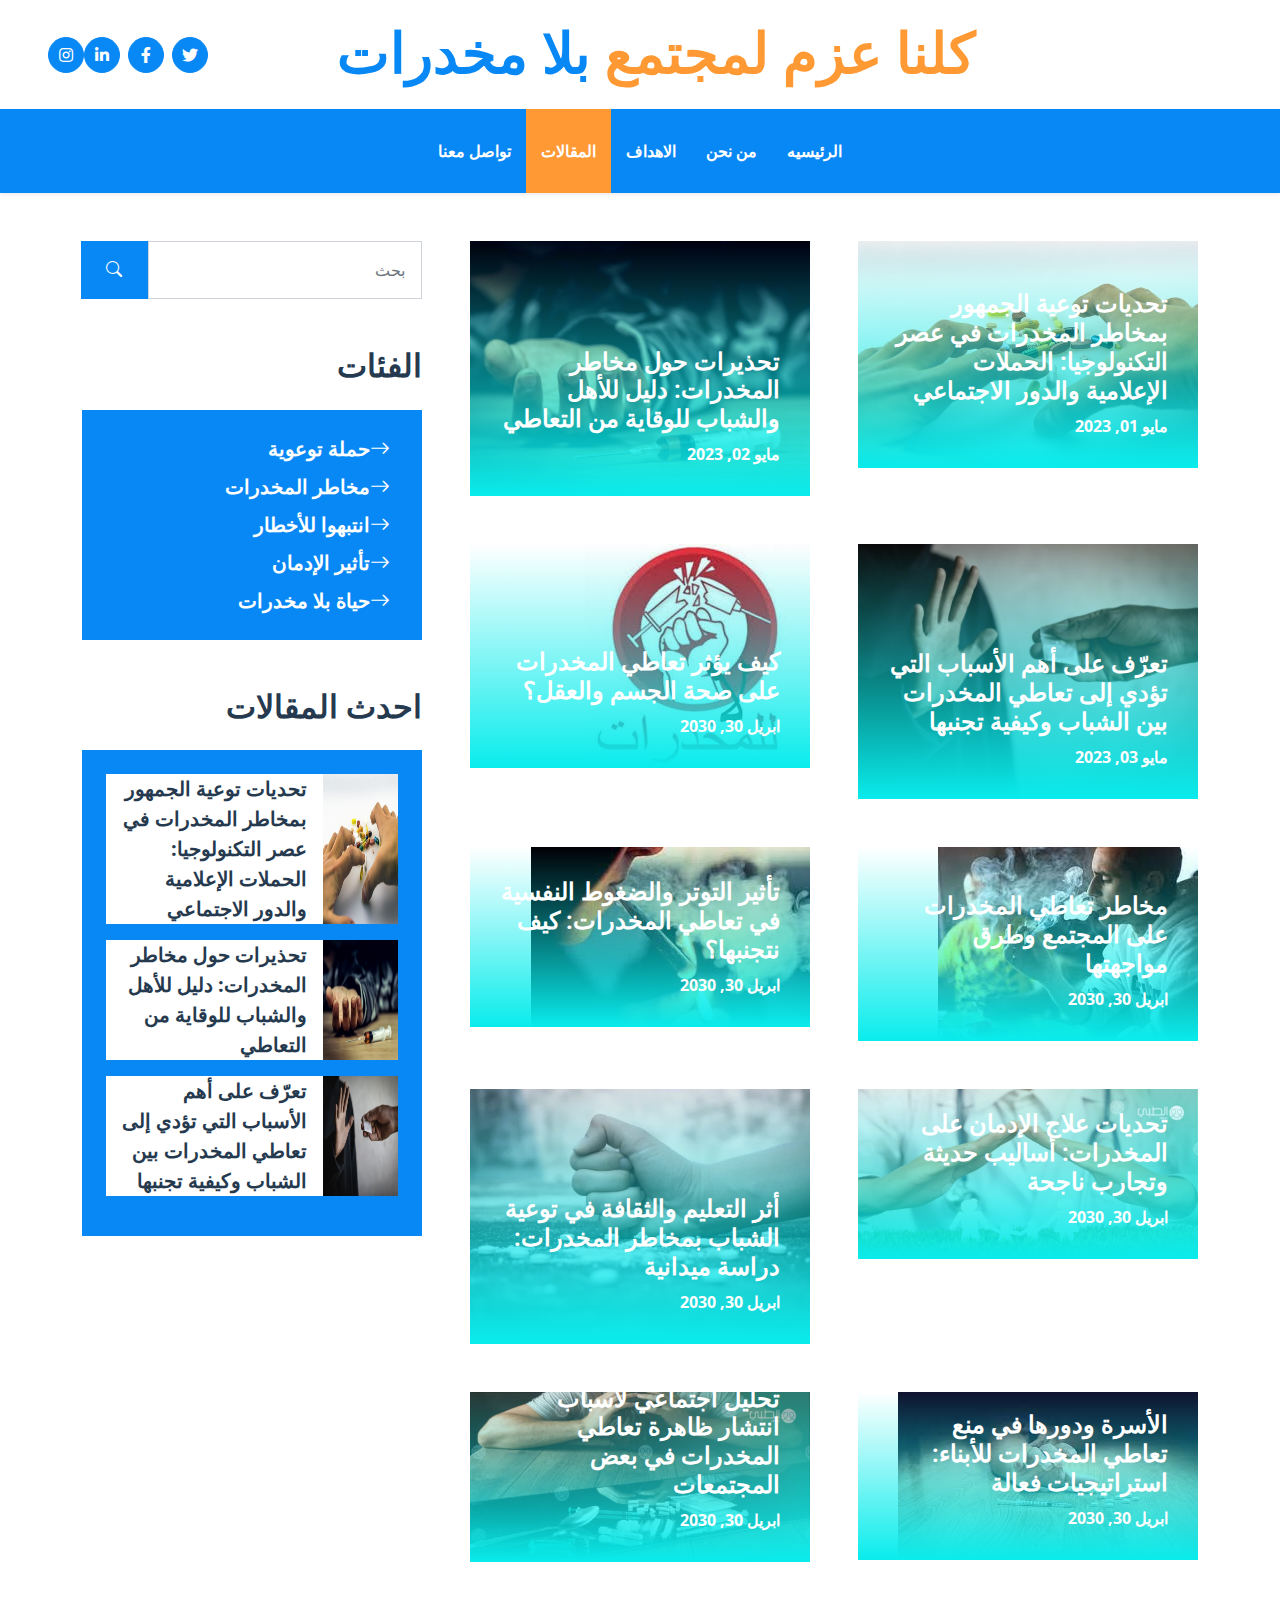
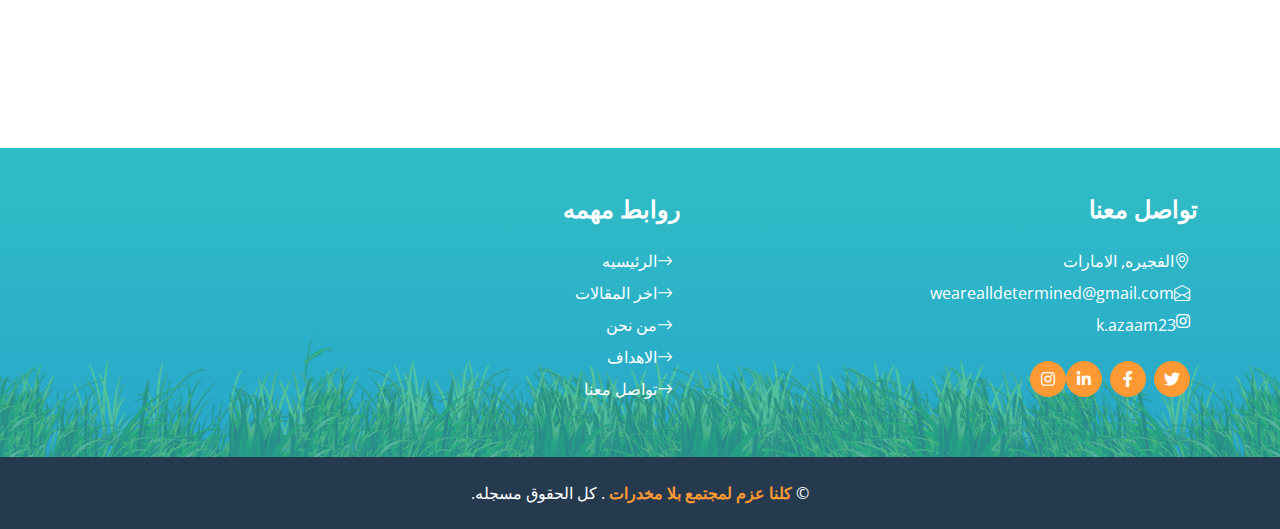
<file: blog.html>
<!DOCTYPE html>
<html lang="en">

<head>
    <meta charset="utf-8">
    <title>كلنا عزم لمجتمع بلا مخدرات </title>
    <meta content="width=device-width, initial-scale=1.0" name="viewport">
    <meta content="Free HTML Templates" name="keywords">
    <meta content="Free HTML Templates" name="description">

    <!-- Favicon -->
    <link href="img/favicon.ico" rel="icon">

    <!-- Google Web Fonts -->
    <link rel="preconnect" href="https://fonts.gstatic.com">
    <link href="https://fonts.googleapis.com/css2?family=Open+Sans:wght@400;600&family=Roboto:wght@500;700&display=swap" rel="stylesheet">

    <!-- Icon Font Stylesheet -->
    <link href="https://cdnjs.cloudflare.com/ajax/libs/font-awesome/5.15.0/css/all.min.css" rel="stylesheet">
    <link href="https://cdn.jsdelivr.net/npm/bootstrap-icons@1.4.1/font/bootstrap-icons.css" rel="stylesheet">

    <!-- Libraries Stylesheet -->
    <link href="lib/owlcarousel/assets/owl.carousel.min.css" rel="stylesheet">

    <!-- Customized Bootstrap Stylesheet -->
    <link href="css/bootstrap.min.css" rel="stylesheet">

    <!-- Template Stylesheet -->
    <link href="css/style.css" rel="stylesheet">
</head>

<body style="direction: rtl;">
    <!-- Topbar Start -->
    <div class="container-fluid px-5 d-none d-lg-block">
        <div class="row gx-5 py-3 align-items-center">
            <div class="col-lg-3">
                <div class="d-flex align-items-center justify-content-start">
                 
                </div>
            </div>
            <div class="col-lg-6">
                <div class="d-flex align-items-center justify-content-center">
                    <a href="index.html" class="navbar-brand ms-lg-5">
                        <h1 class="m-0 display-4 text-primary"><span class="text-secondary">كلنا عزم لمجتمع </span>بلا مخدرات </h1>
                    </a>
                </div>
            </div>
        <div class="col-lg-3">
                <div class="d-flex align-items-center justify-content-end">
                    <a class="btn btn-primary btn-square rounded-circle me-2" href="#"><i class="fab fa-twitter"></i></a>
                    <a class="btn btn-primary btn-square rounded-circle me-2" href="#"><i class="fab fa-facebook-f"></i></a>
                    <a class="btn btn-primary btn-square rounded-circle me-2" href="#"><i class="fab fa-linkedin-in"></i></a>
                    <a class="btn btn-primary btn-square rounded-circle" href="https://www.instagram.com/k.azaam23/"><i class="fab fa-instagram"></i></a>
                </div>
            </div>
        </div>
    </div>
    <!-- Topbar End -->


    <!-- Navbar Start -->
    <nav class="navbar navbar-expand-lg bg-primary navbar-dark shadow-sm py-3 py-lg-0 px-3 px-lg-5">
        <a href="index.html" class="navbar-brand d-flex d-lg-none">
                        <h1 class="m-0 display-4 text-primary"><span class="text-secondary">كلنا عزم لمجتمع </span>بلا مخدرات </h1>
        </a>
        <button class="navbar-toggler" type="button" data-bs-toggle="collapse" data-bs-target="#navbarCollapse">
            <span class="navbar-toggler-icon"></span>
        </button>
         <div class="collapse navbar-collapse" id="navbarCollapse">
            <div class="navbar-nav mx-auto py-0">
                <a href="index.html" class="nav-item nav-link ">الرئيسيه</a>
                <a href="about.html" class="nav-item nav-link">من نحن</a>
                <a href="service.html" class="nav-item nav-link">الاهداف</a>
                <a href="blog.html" class="nav-item nav-link active">المقالات</a>
                <a href="contact.html" class="nav-item nav-link">تواصل معنا</a>
            </div>
        </div>
    </nav>
    <!-- Navbar End -->



    <!-- Blog Start -->
    <div class="container py-5">
        <div class="row g-5">
            <!-- Blog list Start -->
            <div class="col-lg-8">
                <div class="row g-5">
                    <div class="col-md-6">
                        <div class="blog-item position-relative overflow-hidden">
                            <img class="img-fluid" src="img/blog-1.jpg" alt="">
                            <a class="blog-overlay" href="detail1.html">
                                <h4 class="text-white">تحديات توعية الجمهور بمخاطر المخدرات في عصر التكنولوجيا: الحملات الإعلامية والدور الاجتماعي</h4>
                                <span class="text-white fw-bold">مايو 01, 2023</span>
                            </a>
                        </div>
                    </div>
                    <div class="col-md-6">
                        <div class="blog-item position-relative overflow-hidden">
                            <img class="img-fluid" src="img/blog-2.jpg" alt="">
                            <a class="blog-overlay" href="detail2.html">
                                <h4 class="text-white">تحذيرات حول مخاطر المخدرات: دليل للأهل والشباب للوقاية من التعاطي</h4>
                                <span class="text-white fw-bold">مايو 02, 2023</span>
                            </a>
                        </div>
                    </div>
                    <div class="col-md-6">
                        <div class="blog-item position-relative overflow-hidden">
                            <img class="img-fluid" src="img/blog-3.jpg" alt="">
                            <a class="blog-overlay" href="detail3.html">
                                <h4 class="text-white">تعرّف على أهم الأسباب التي تؤدي إلى تعاطي المخدرات بين الشباب وكيفية تجنبها</h4>
                                <span class="text-white fw-bold">مايو 03, 2023</span>
                            </a>
                        </div>
                    </div>
                    <div class="col-md-6">
                        <div class="blog-item position-relative overflow-hidden">
                            <img class="img-fluid" src="img/blog-4.jpg" alt="">
                            <a class="blog-overlay" href="detail4.html">
                                <h4 class="text-white">كيف يؤثر تعاطي المخدرات على صحة الجسم والعقل؟</h4>
                                <span class="text-white fw-bold">ابريل 30, 2030</span>
                            </a>
                        </div>
                    </div>
                    <div class="col-md-6">
                        <div class="blog-item position-relative overflow-hidden">
                            <img class="img-fluid" src="img/blog-5.jpg" alt="">
                            <a class="blog-overlay" href="detail5.html">
                                <h4 class="text-white">مخاطر تعاطي المخدرات على المجتمع وطرق مواجهتها</h4>
                                <span class="text-white fw-bold">ابريل 30, 2030</span>
                            </a>
                        </div>
                    </div>
                    <div class="col-md-6">
                        <div class="blog-item position-relative overflow-hidden">
                            <img class="img-fluid" src="img/blog-6.jpg" alt="">
                            <a class="blog-overlay" href="detail6.html">
                                <h4 class="text-white">تأثير التوتر والضغوط النفسية في تعاطي المخدرات: كيف نتجنبها؟</h4>
                                <span class="text-white fw-bold">ابريل 30, 2030</span>
                            </a>
                        </div>
                    </div>
                    <div class="col-md-6">
                        <div class="blog-item position-relative overflow-hidden">
                            <img class="img-fluid" src="img/blog-7.jpg" alt="">
                            <a class="blog-overlay" href="detail7.html">
                                <h4 class="text-white">تحديات علاج الإدمان على المخدرات: أساليب حديثة وتجارب ناجحة</h4>
                                <span class="text-white fw-bold">ابريل 30, 2030</span>
                            </a>
                        </div>
                    </div>
                    <div class="col-md-6">
                        <div class="blog-item position-relative overflow-hidden">
                            <img class="img-fluid" src="img/blog-8.jpg" alt="">
                            <a class="blog-overlay" href="detail8.html">
                                <h4 class="text-white">أثر التعليم والثقافة في توعية الشباب بمخاطر المخدرات: دراسة ميدانية</h4>
                                <span class="text-white fw-bold">ابريل 30, 2030</span>
                            </a>
                        </div>
                    </div>
                    <div class="col-md-6">
                        <div class="blog-item position-relative overflow-hidden">
                            <img class="img-fluid" src="img/blog-9.jpg" alt="">
                            <a class="blog-overlay" href="detail9.html">
                                <h4 class="text-white">الأسرة ودورها في منع تعاطي المخدرات للأبناء: استراتيجيات فعالة</h4>
                                <span class="text-white fw-bold">ابريل 30, 2030</span>
                            </a>
                        </div>
                    </div>
                    <div class="col-md-6">
                        <div class="blog-item position-relative overflow-hidden">
                            <img class="img-fluid" src="img/blog-10.jpg" alt="">
                            <a class="blog-overlay" href="detail10.html">
                                <h4 class="text-white">تحليل اجتماعي لأسباب انتشار ظاهرة تعاطي المخدرات في بعض المجتمعات</h4>
                                <span class="text-white fw-bold">ابريل 30, 2030</span>
                            </a>
                        </div>
                    </div>
                    <div class="col-12">
                        <nav aria-label="Page navigation">
                          <ul class="pagination pagination-lg justify-content-center m-0">
                         
                           
                           
                          </ul>
                        </nav>
                    </div>
                </div>
            </div>
            <!-- Blog list End -->

            <!-- Sidebar Start -->
            <div class="col-lg-4">
                <!-- Search Form Start -->
                <div class="mb-5">
                    <div class="input-group">
                        <input type="text" class="form-control p-3" placeholder="بحث">
                        <button class="btn btn-primary px-4"><i class="bi bi-search"></i></button>
                    </div>
                </div>
                <!-- Search Form End -->

                <!-- Category Start -->
                <div class="mb-5">
                    <h2 class="mb-4">الفئات</h2>
                    <div class="d-flex flex-column justify-content-start bg-primary p-4">
                        <a class="fs-5 fw-bold text-white mb-2" href="#"><i class="bi bi-arrow-right me-2"></i>حملة توعوية</a>
                        <a class="fs-5 fw-bold text-white mb-2" href="#"><i class="bi bi-arrow-right me-2"></i>مخاطر المخدرات</a>
                        <a class="fs-5 fw-bold text-white mb-2" href="#"><i class="bi bi-arrow-right me-2"></i>انتبهوا للأخطار</a>
                        <a class="fs-5 fw-bold text-white mb-2" href="#"><i class="bi bi-arrow-right me-2"></i>تأثير الإدمان</a>
                        <a class="fs-5 fw-bold text-white" href="#"><i class="bi bi-arrow-right me-2"></i>حياة بلا مخدرات</a>
                    </div>
                </div>
                <!-- Category End -->

                <!-- Recent Post Start -->
                <div class="mb-5">
                    <h2 class="mb-4">احدث المقالات</h2>
                    <div class="bg-primary p-4">
                        <div class="d-flex overflow-hidden mb-3">
                            <img class="img-fluid flex-shrink-0" src="img/blog-1.jpg" style="width: 75px;" alt="">
                            <a href="detail1.html" class="d-flex align-items-center bg-white text-dark fs-5 fw-bold px-3 mb-0">تحديات توعية الجمهور بمخاطر المخدرات في عصر التكنولوجيا: الحملات الإعلامية والدور الاجتماعي </a>
                        </div>
                        <div class="d-flex overflow-hidden mb-3">
                            <img class="img-fluid flex-shrink-0" src="img/blog-2.jpg" style="width: 75px;" alt="">
                            <a href="detail2.html" class="d-flex align-items-center bg-white text-dark fs-5 fw-bold px-3 mb-0">تحذيرات حول مخاطر المخدرات: دليل للأهل والشباب للوقاية من التعاطي
                            </a>
                        </div>
                        <div class="d-flex overflow-hidden mb-3">
                            <img class="img-fluid flex-shrink-0" src="img/blog-3.jpg" style="width: 75px;" alt="">
                            <a href="detail3.html" class="d-flex align-items-center bg-white text-dark fs-5 fw-bold px-3 mb-0">تعرّف على أهم الأسباب التي تؤدي إلى تعاطي المخدرات بين الشباب وكيفية تجنبها
                            </a>
                        </div>
                        
                    </div>
                </div>
                <!-- Recent Post End -->

           
               
            </div>
            <!-- Sidebar End -->
        </div>
    </div>
    <!-- Blog End -->

   <!-- Footer Start -->
    <div class="container-fluid bg-footer bg-primary text-white mt-5">
        <div class="container">
            <div class="row gx-5">
                <div class="col-lg-8 col-md-6">
                    <div class="row gx-5">
                        <div class="col-lg-4 col-md-12 pt-5 mb-5">
                            <h4 class="text-white mb-4">تواصل معنا</h4>
                            <div class="d-flex mb-2">
                                <i class="bi bi-geo-alt text-white me-2"></i>
                                <p class="text-white mb-0"> الفجيره, الامارات</p>
                            </div>
                            <div class="d-flex mb-2">
                                <i class="bi bi-envelope-open text-white me-2"></i>
                                <p class="text-white mb-0">wearealldetermined@gmail.com
                                </p>
                            </div>
                            <div class="d-flex mb-2">
                                <i class="fab fa-instagram text-white me-2"></i>
                                <p class="text-white mb-0">k.azaam23
                                </p>
                            </div>
                           <div class="d-flex mt-4">
                                <a class="btn btn-secondary btn-square rounded-circle me-2" href="#"><i class="fab fa-twitter"></i></a>
                                <a class="btn btn-secondary btn-square rounded-circle me-2" href="#"><i class="fab fa-facebook-f"></i></a>
                                <a class="btn btn-secondary btn-square rounded-circle me-2" href="#"><i class="fab fa-linkedin-in"></i></a>
                                <a class="btn btn-secondary btn-square rounded-circle" href="https://www.instagram.com/k.azaam23/"><i class="fab fa-instagram"></i></a>
                            </div>
                        </div>
                        <div class="col-lg-4 col-md-12 pt-0 pt-lg-5 mb-5">
                           
                        </div>
                        <div class="col-lg-4 col-md-12 pt-0 pt-lg-5 mb-5">
                            <h4 class="text-white mb-4">روابط مهمه</h4>
                            <div class="d-flex flex-column justify-content-start">
                                <a class="text-white mb-2" href="index.html"><i class="bi bi-arrow-right text-white me-2"></i>الرئيسيه</a>
                                <a class="text-white mb-2" href="blog.html"><i class="bi bi-arrow-right text-white me-2"></i>اخر المقالات</a>
                                <a class="text-white mb-2" href="about.html"><i class="bi bi-arrow-right text-white me-2"></i>من نحن</a>
                                <a class="text-white mb-2" href="service.html"><i class="bi bi-arrow-right text-white me-2"></i>الاهداف</a>
                                <a class="text-white mb-2" href="contact.html"><i class="bi bi-arrow-right text-white me-2"></i>تواصل معنا</a>
                            </div>
                        </div>
                    </div>
                </div>
                
            </div>
        </div>
    </div>
    <div class="container-fluid bg-dark text-white py-4">
        <div class="container text-center">
            <p class="mb-0">&copy; <a class="text-secondary fw-bold" href="#">كلنا عزم لمجتمع بلا مخدرات 
            </a>. كل الحقوق مسجله. </p>
        </div>
    </div>
    <!-- Footer End -->


    <!-- Back to Top -->
    <a href="#" class="btn btn-secondary py-3 fs-4 back-to-top"><i class="bi bi-arrow-up"></i></a>


    <!-- JavaScript Libraries -->
    <script src="https://code.jquery.com/jquery-3.4.1.min.js"></script>
    <script src="https://cdn.jsdelivr.net/npm/bootstrap@5.0.0/dist/js/bootstrap.bundle.min.js"></script>
    <script src="lib/easing/easing.min.js"></script>
    <script src="lib/waypoints/waypoints.min.js"></script>
    <script src="lib/counterup/counterup.min.js"></script>
    <script src="lib/owlcarousel/owl.carousel.min.js"></script>

    <!-- Template Javascript -->
    <script src="js/main.js"></script>
</body>

</html>
</file>
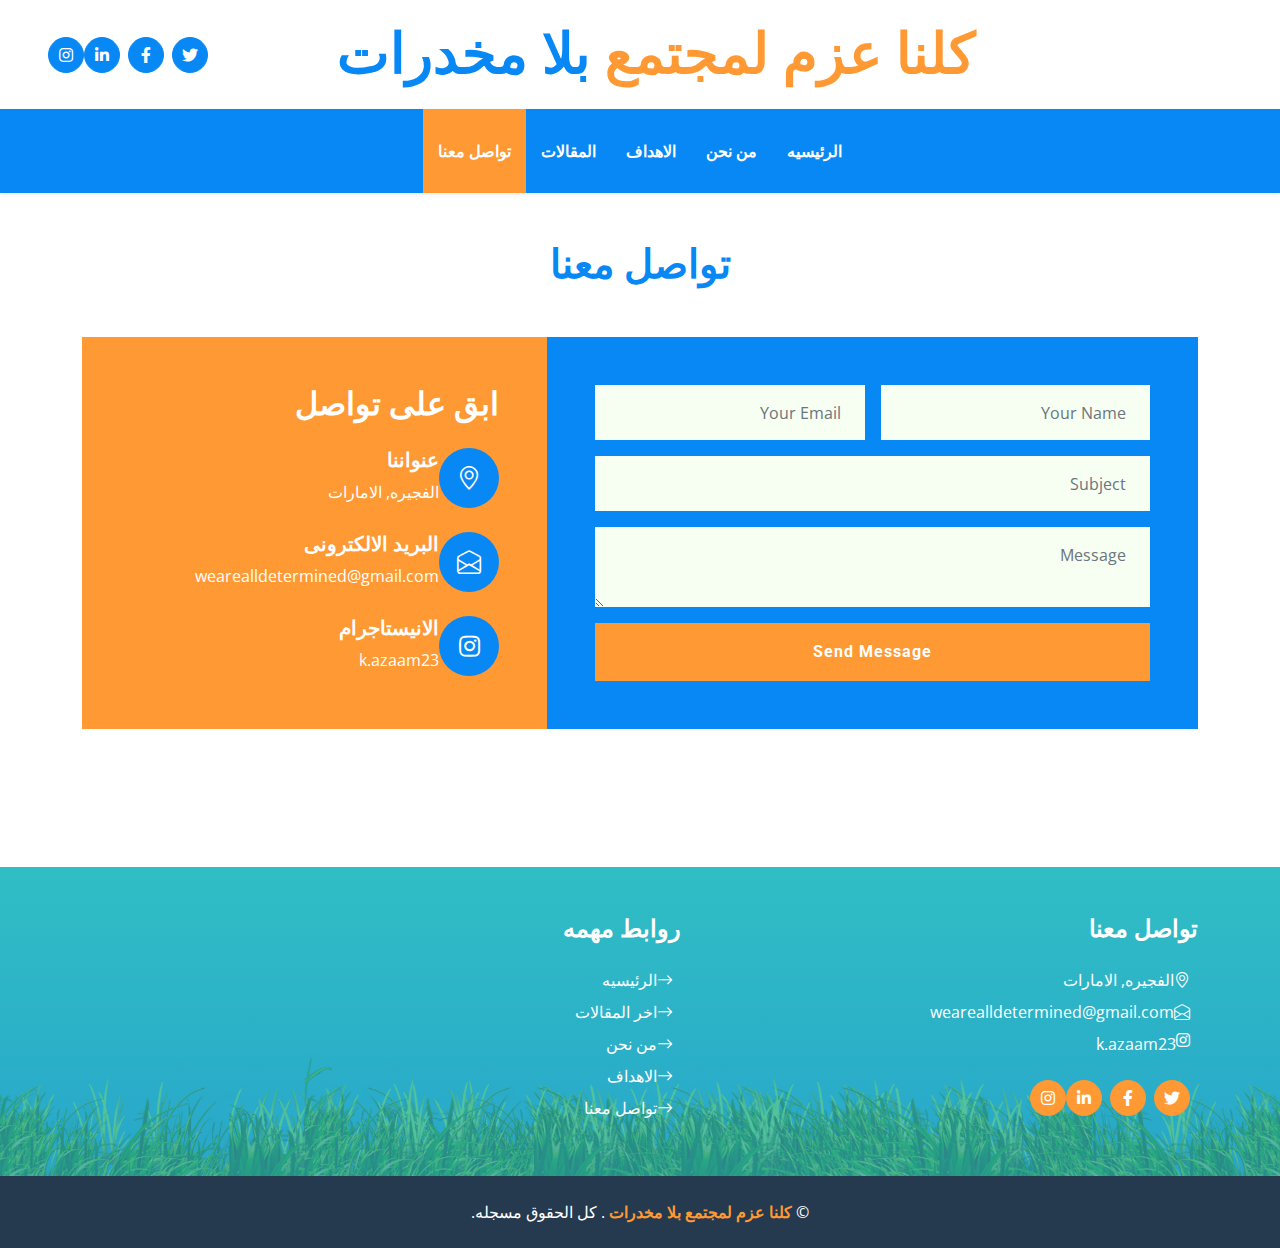
<file: contact.html>
<!DOCTYPE html>
<html lang="en">

<head>
    <meta charset="utf-8">
    <title>كلنا عزم لمجتمع بلا مخدرات </title>
    <meta content="width=device-width, initial-scale=1.0" name="viewport">
    <meta content="Free HTML Templates" name="keywords">
    <meta content="Free HTML Templates" name="description">

    <!-- Favicon -->
    <link href="img/favicon.ico" rel="icon">

    <!-- Google Web Fonts -->
    <link rel="preconnect" href="https://fonts.gstatic.com">
    <link href="https://fonts.googleapis.com/css2?family=Open+Sans:wght@400;600&family=Roboto:wght@500;700&display=swap" rel="stylesheet">

    <!-- Icon Font Stylesheet -->
    <link href="https://cdnjs.cloudflare.com/ajax/libs/font-awesome/5.15.0/css/all.min.css" rel="stylesheet">
    <link href="https://cdn.jsdelivr.net/npm/bootstrap-icons@1.4.1/font/bootstrap-icons.css" rel="stylesheet">

    <!-- Libraries Stylesheet -->
    <link href="lib/owlcarousel/assets/owl.carousel.min.css" rel="stylesheet">

    <!-- Customized Bootstrap Stylesheet -->
    <link href="css/bootstrap.min.css" rel="stylesheet">

    <!-- Template Stylesheet -->
    <link href="css/style.css" rel="stylesheet">
</head>

<body style="direction: rtl;">
    <!-- Topbar Start -->
    <div class="container-fluid px-5 d-none d-lg-block">
        <div class="row gx-5 py-3 align-items-center">
            <div class="col-lg-3">
                <div class="d-flex align-items-center justify-content-start">
                 
                </div>
            </div>
            <div class="col-lg-6">
                <div class="d-flex align-items-center justify-content-center">
                    <a href="index.html" class="navbar-brand ms-lg-5">
                        <h1 class="m-0 display-4 text-primary"><span class="text-secondary">كلنا عزم لمجتمع </span>بلا مخدرات </h1>
                    </a>
                </div>
            </div>
        <div class="col-lg-3">
                <div class="d-flex align-items-center justify-content-end">
                    <a class="btn btn-primary btn-square rounded-circle me-2" href="#"><i class="fab fa-twitter"></i></a>
                    <a class="btn btn-primary btn-square rounded-circle me-2" href="#"><i class="fab fa-facebook-f"></i></a>
                    <a class="btn btn-primary btn-square rounded-circle me-2" href="#"><i class="fab fa-linkedin-in"></i></a>
                    <a class="btn btn-primary btn-square rounded-circle" href="https://www.instagram.com/k.azaam23/"><i class="fab fa-instagram"></i></a>
                </div>
            </div>
        </div>
    </div>
    <!-- Topbar End -->


    <!-- Navbar Start -->
    <nav class="navbar navbar-expand-lg bg-primary navbar-dark shadow-sm py-3 py-lg-0 px-3 px-lg-5">
        <a href="index.html" class="navbar-brand d-flex d-lg-none">
                        <h1 class="m-0 display-4 text-primary"><span class="text-secondary">كلنا عزم لمجتمع </span>بلا مخدرات </h1>
        </a>
        <button class="navbar-toggler" type="button" data-bs-toggle="collapse" data-bs-target="#navbarCollapse">
            <span class="navbar-toggler-icon"></span>
        </button>
        <div class="collapse navbar-collapse" id="navbarCollapse">
            <div class="navbar-nav mx-auto py-0">
                <a href="index.html" class="nav-item nav-link ">الرئيسيه</a>
                <a href="about.html" class="nav-item nav-link">من نحن</a>
                <a href="service.html" class="nav-item nav-link">الاهداف</a>
                <a href="blog.html" class="nav-item nav-link">المقالات</a>
                <a href="contact.html" class="nav-item nav-link active">تواصل معنا</a>
            </div>
        </div>
    </nav>
    <!-- Navbar End -->





    <!-- Contact Start -->
    <div class="container-fluid py-5">
        <div class="container">
            <div class="mx-auto text-center mb-5" style="max-width: 500px;">
                <h1 class="text-primary text-uppercase">تواصل معنا</h1>
            </div>
            <div class="row g-0">
                <div class="col-lg-7">
                    <div class="bg-primary h-100 p-5">
                        <form>
                            <div class="row g-3">
                                <div class="col-6">
                                    <input type="text" class="form-control bg-light border-0 px-4" placeholder="Your Name" style="height: 55px;">
                                </div>
                                <div class="col-6">
                                    <input type="email" class="form-control bg-light border-0 px-4" placeholder="Your Email" style="height: 55px;">
                                </div>
                                <div class="col-12">
                                    <input type="text" class="form-control bg-light border-0 px-4" placeholder="Subject" style="height: 55px;">
                                </div>
                                <div class="col-12">
                                    <textarea class="form-control bg-light border-0 px-4 py-3" rows="2" placeholder="Message"></textarea>
                                </div>
                                <div class="col-12">
                                    <button class="btn btn-secondary w-100 py-3" type="submit">Send Message</button>
                                </div>
                            </div>
                        </form>
                    </div>
                </div>
                <div class="col-lg-5">
                    <div class="bg-secondary h-100 p-5">
                        <h2 class="text-white mb-4">ابق على تواصل</h2>
                        <div class="d-flex mb-4">
                            <div class="bg-primary rounded-circle d-flex align-items-center justify-content-center" style="width: 60px; height: 60px;">
                                <i class="bi bi-geo-alt fs-4 text-white"></i>
                            </div>
                            <div class="ps-3">
                                <h5 class="text-white">عنواننا</h5>
                                <span class="text-white">الفجيره, الامارات</span>
                            </div>
                        </div>
                        <div class="d-flex mb-4">
                            <div class="bg-primary rounded-circle d-flex align-items-center justify-content-center" style="width: 60px; height: 60px;">
                                <i class="bi bi-envelope-open fs-4 text-white"></i>
                            </div>
                            <div class="ps-3">
                                <h5 class="text-white">البريد الالكترونى</h5>
                                <span class="text-white">wearealldetermined@gmail.com</span>
                            </div>
                        </div>
                        <div class="d-flex">
                            <div class="bg-primary rounded-circle d-flex align-items-center justify-content-center" style="width: 60px; height: 60px;">
                                <i class="fab fa-instagram fs-4 text-white"></i>
                            </div>
                            <div class="ps-3">
                                <h5 class="text-white">الانيستاجرام</h5>
                                <span class="text-white">k.azaam23</span>
                            </div>
                        </div>
                    </div>
                </div>
            </div>
        </div>
    </div>
    <!-- Contact End -->

   <!-- Footer Start -->
    <div class="container-fluid bg-footer bg-primary text-white mt-5">
        <div class="container">
            <div class="row gx-5">
                <div class="col-lg-8 col-md-6">
                    <div class="row gx-5">
                        <div class="col-lg-4 col-md-12 pt-5 mb-5">
                            <h4 class="text-white mb-4">تواصل معنا</h4>
                            <div class="d-flex mb-2">
                                <i class="bi bi-geo-alt text-white me-2"></i>
                                <p class="text-white mb-0"> الفجيره, الامارات</p>
                            </div>
                            <div class="d-flex mb-2">
                                <i class="bi bi-envelope-open text-white me-2"></i>
                                <p class="text-white mb-0">wearealldetermined@gmail.com
                                </p>
                            </div>
                            <div class="d-flex mb-2">
                                <i class="fab fa-instagram text-white me-2"></i>
                                <p class="text-white mb-0">k.azaam23
                                </p>
                            </div>
                           <div class="d-flex mt-4">
                                <a class="btn btn-secondary btn-square rounded-circle me-2" href="#"><i class="fab fa-twitter"></i></a>
                                <a class="btn btn-secondary btn-square rounded-circle me-2" href="#"><i class="fab fa-facebook-f"></i></a>
                                <a class="btn btn-secondary btn-square rounded-circle me-2" href="#"><i class="fab fa-linkedin-in"></i></a>
                                <a class="btn btn-secondary btn-square rounded-circle" href="https://www.instagram.com/k.azaam23/"><i class="fab fa-instagram"></i></a>
                            </div>
                        </div>
                        <div class="col-lg-4 col-md-12 pt-0 pt-lg-5 mb-5">
                           
                        </div>
                        <div class="col-lg-4 col-md-12 pt-0 pt-lg-5 mb-5">
                            <h4 class="text-white mb-4">روابط مهمه</h4>
                            <div class="d-flex flex-column justify-content-start">
                                <a class="text-white mb-2" href="index.html"><i class="bi bi-arrow-right text-white me-2"></i>الرئيسيه</a>
                                <a class="text-white mb-2" href="blog.html"><i class="bi bi-arrow-right text-white me-2"></i>اخر المقالات</a>
                                <a class="text-white mb-2" href="about.html"><i class="bi bi-arrow-right text-white me-2"></i>من نحن</a>
                                <a class="text-white mb-2" href="service.html"><i class="bi bi-arrow-right text-white me-2"></i>الاهداف</a>
                                <a class="text-white mb-2" href="contact.html"><i class="bi bi-arrow-right text-white me-2"></i>تواصل معنا</a>
                            </div>
                        </div>
                    </div>
                </div>
                
            </div>
        </div>
    </div>
    <div class="container-fluid bg-dark text-white py-4">
        <div class="container text-center">
            <p class="mb-0">&copy; <a class="text-secondary fw-bold" href="#">كلنا عزم لمجتمع بلا مخدرات 
            </a>. كل الحقوق مسجله. </p>
        </div>
    </div>
    <!-- Footer End -->


    <!-- Back to Top -->
    <a href="#" class="btn btn-secondary py-3 fs-4 back-to-top"><i class="bi bi-arrow-up"></i></a>


    <!-- JavaScript Libraries -->
    <script src="https://code.jquery.com/jquery-3.4.1.min.js"></script>
    <script src="https://cdn.jsdelivr.net/npm/bootstrap@5.0.0/dist/js/bootstrap.bundle.min.js"></script>
    <script src="lib/easing/easing.min.js"></script>
    <script src="lib/waypoints/waypoints.min.js"></script>
    <script src="lib/counterup/counterup.min.js"></script>
    <script src="lib/owlcarousel/owl.carousel.min.js"></script>

    <!-- Template Javascript -->
    <script src="js/main.js"></script>
</body>

</html>
</file>
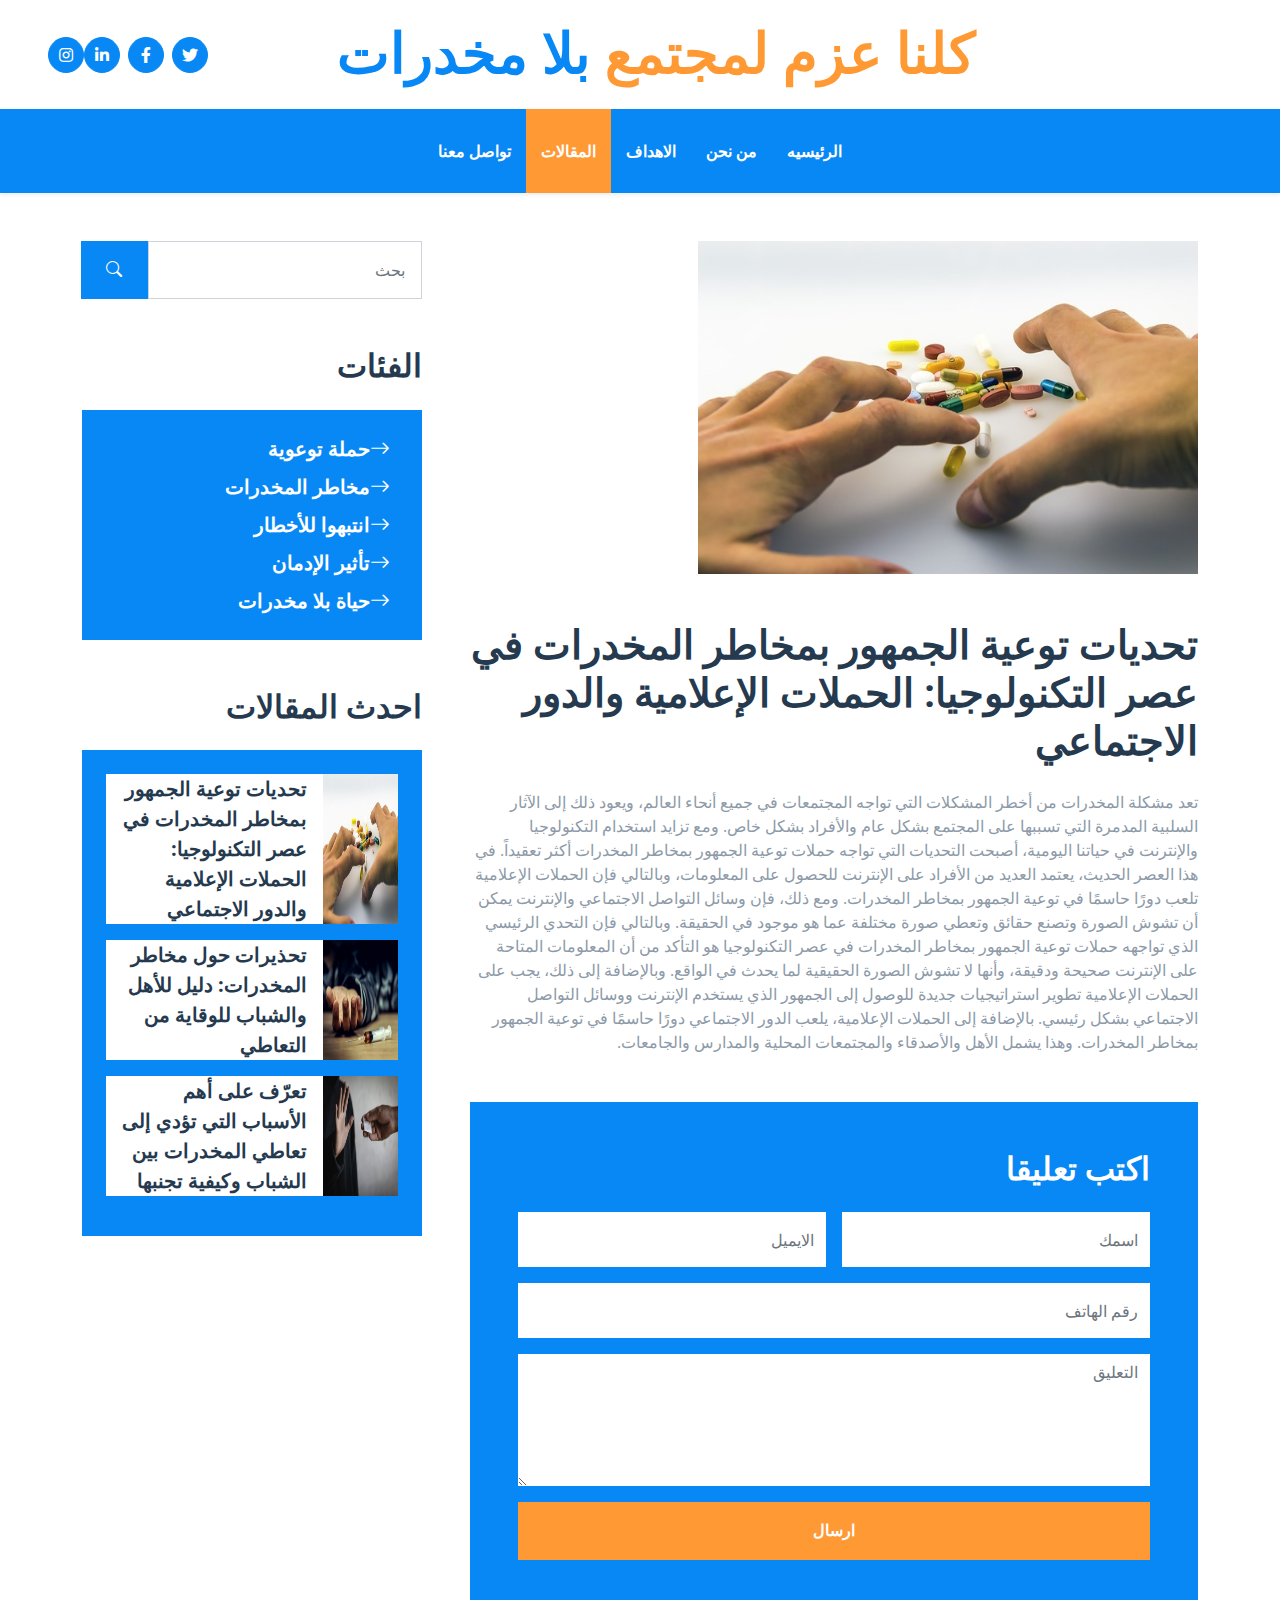
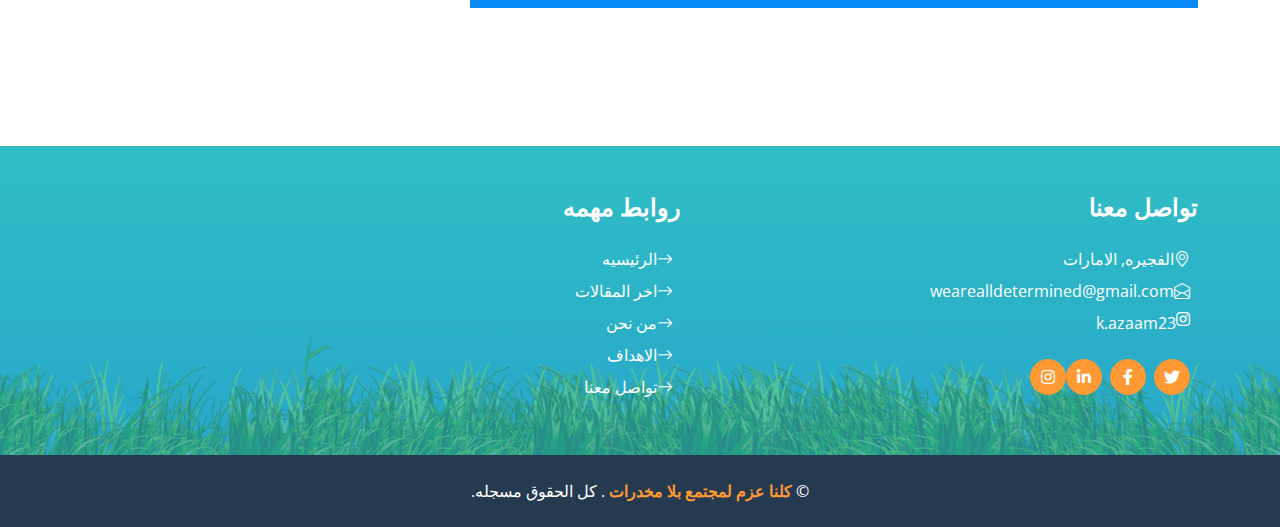
<file: detail1.html>
<!DOCTYPE html>
<html lang="en">

<head>
    <meta charset="utf-8">
    <title>كلنا عزم لمجتمع بلا مخدرات </title>
    <meta content="width=device-width, initial-scale=1.0" name="viewport">
    <meta content="Free HTML Templates" name="keywords">
    <meta content="Free HTML Templates" name="description">

    <!-- Favicon -->
    <link href="img/favicon.ico" rel="icon">

    <!-- Google Web Fonts -->
    <link rel="preconnect" href="https://fonts.gstatic.com">
    <link href="https://fonts.googleapis.com/css2?family=Open+Sans:wght@400;600&family=Roboto:wght@500;700&display=swap" rel="stylesheet">

    <!-- Icon Font Stylesheet -->
    <link href="https://cdnjs.cloudflare.com/ajax/libs/font-awesome/5.15.0/css/all.min.css" rel="stylesheet">
    <link href="https://cdn.jsdelivr.net/npm/bootstrap-icons@1.4.1/font/bootstrap-icons.css" rel="stylesheet">

    <!-- Libraries Stylesheet -->
    <link href="lib/owlcarousel/assets/owl.carousel.min.css" rel="stylesheet">

    <!-- Customized Bootstrap Stylesheet -->
    <link href="css/bootstrap.min.css" rel="stylesheet">

    <!-- Template Stylesheet -->
    <link href="css/style.css" rel="stylesheet">
</head>

<body style="direction: rtl;">
    <!-- Topbar Start -->
    <div class="container-fluid px-5 d-none d-lg-block">
        <div class="row gx-5 py-3 align-items-center">
            <div class="col-lg-3">
                <div class="d-flex align-items-center justify-content-start">
                 
                </div>
            </div>
            <div class="col-lg-6">
                <div class="d-flex align-items-center justify-content-center">
                    <a href="index.html" class="navbar-brand ms-lg-5">
                        <h1 class="m-0 display-4 text-primary"><span class="text-secondary">كلنا عزم لمجتمع </span>بلا مخدرات </h1>
                    </a>
                </div>
            </div>
        <div class="col-lg-3">
                <div class="d-flex align-items-center justify-content-end">
                    <a class="btn btn-primary btn-square rounded-circle me-2" href="#"><i class="fab fa-twitter"></i></a>
                    <a class="btn btn-primary btn-square rounded-circle me-2" href="#"><i class="fab fa-facebook-f"></i></a>
                    <a class="btn btn-primary btn-square rounded-circle me-2" href="#"><i class="fab fa-linkedin-in"></i></a>
                    <a class="btn btn-primary btn-square rounded-circle" href="https://www.instagram.com/k.azaam23/"><i class="fab fa-instagram"></i></a>
                </div>
            </div>
        </div>
    </div>
    <!-- Topbar End -->


    <!-- Navbar Start -->
    <nav class="navbar navbar-expand-lg bg-primary navbar-dark shadow-sm py-3 py-lg-0 px-3 px-lg-5">
        <a href="index.html" class="navbar-brand d-flex d-lg-none">
                        <h1 class="m-0 display-4 text-primary"><span class="text-secondary">كلنا عزم لمجتمع </span>بلا مخدرات </h1>
        </a>
        <button class="navbar-toggler" type="button" data-bs-toggle="collapse" data-bs-target="#navbarCollapse">
            <span class="navbar-toggler-icon"></span>
        </button>
        <div class="collapse navbar-collapse" id="navbarCollapse">
            <div class="navbar-nav mx-auto py-0">
                <a href="index.html" class="nav-item nav-link ">الرئيسيه</a>
                <a href="about.html" class="nav-item nav-link">من نحن</a>
                <a href="service.html" class="nav-item nav-link">الاهداف</a>
                <a href="blog.html" class="nav-item nav-link active">المقالات</a>
                <a href="contact.html" class="nav-item nav-link">تواصل معنا</a>
            </div>
        </div>
    </nav>
    <!-- Navbar End -->





    <!-- Blog Start -->
    <div class="container py-5">
        <div class="row g-5">
            <div class="col-lg-8">
                <!-- Blog Detail Start -->
                <div class="mb-5">
                    <div class="row g-5 mb-5">
                        <div class="col-md-6">
                            <img  style="width: 500px; ;" src="img/blog-1.jpg" alt="">
                        </div>
                    
                    </div>
                    <h1 class="mb-4">تحديات توعية الجمهور بمخاطر المخدرات في عصر التكنولوجيا: الحملات الإعلامية والدور الاجتماعي</h1>
                    <p>تعد مشكلة المخدرات من أخطر المشكلات التي تواجه المجتمعات في جميع أنحاء العالم، ويعود ذلك إلى الآثار السلبية المدمرة التي تسببها على المجتمع بشكل عام والأفراد بشكل خاص. ومع تزايد استخدام التكنولوجيا والإنترنت في حياتنا اليومية، أصبحت التحديات التي تواجه حملات توعية الجمهور بمخاطر المخدرات أكثر تعقيداً.

                        في هذا العصر الحديث، يعتمد العديد من الأفراد على الإنترنت للحصول على المعلومات، وبالتالي فإن الحملات الإعلامية تلعب دورًا حاسمًا في توعية الجمهور بمخاطر المخدرات. ومع ذلك، فإن وسائل التواصل الاجتماعي والإنترنت يمكن أن تشوش الصورة وتصنع حقائق وتعطي صورة مختلفة عما هو موجود في الحقيقة.
                        
                        وبالتالي فإن التحدي الرئيسي الذي تواجهه حملات توعية الجمهور بمخاطر المخدرات في عصر التكنولوجيا هو التأكد من أن المعلومات المتاحة على الإنترنت صحيحة ودقيقة، وأنها لا تشوش الصورة الحقيقية لما يحدث في الواقع. وبالإضافة إلى ذلك، يجب على الحملات الإعلامية تطوير استراتيجيات جديدة للوصول إلى الجمهور الذي يستخدم الإنترنت ووسائل التواصل الاجتماعي بشكل رئيسي.
                        
                        بالإضافة إلى الحملات الإعلامية، يلعب الدور الاجتماعي دورًا حاسمًا في توعية الجمهور بمخاطر المخدرات. وهذا يشمل الأهل والأصدقاء والمجتمعات المحلية والمدارس والجامعات.</p>
                </div>
                <!-- Blog Detail End -->

               

                <!-- Comment Form Start -->
                <div class="bg-primary p-5">
                    <h2 class="text-white mb-4">اكتب تعليقا</h2>
                    <form>
                        <div class="row g-3">
                            <div class="col-12 col-sm-6">
                                <input type="text" class="form-control bg-white border-0" placeholder="اسمك" style="height: 55px;">
                            </div>
                            <div class="col-12 col-sm-6">
                                <input type="email" class="form-control bg-white border-0" placeholder="الايميل" style="height: 55px;">
                            </div>
                            <div class="col-12">
                                <input type="text" class="form-control bg-white border-0" placeholder="رقم الهاتف" style="height: 55px;">
                            </div>
                            <div class="col-12">
                                <textarea class="form-control bg-white border-0" rows="5" placeholder="التعليق"></textarea>
                            </div>
                            <div class="col-12">
                                <button class="btn btn-secondary w-100 py-3" type="submit">ارسال</button>
                            </div>
                        </div>
                    </form>
                </div>
                <!-- Comment Form End -->
            </div>

            <!-- Sidebar Start -->
            <div class="col-lg-4">
                <!-- Search Form Start -->
                <div class="mb-5">
                    <div class="input-group">
                        <input type="text" class="form-control p-3" placeholder="بحث">
                        <button class="btn btn-primary px-4"><i class="bi bi-search"></i></button>
                    </div>
                </div>
                <!-- Search Form End -->
 <!-- Category Start -->
 <div class="mb-5">
    <h2 class="mb-4">الفئات</h2>
    <div class="d-flex flex-column justify-content-start bg-primary p-4">
        <a class="fs-5 fw-bold text-white mb-2" href="#"><i class="bi bi-arrow-right me-2"></i>حملة توعوية</a>
        <a class="fs-5 fw-bold text-white mb-2" href="#"><i class="bi bi-arrow-right me-2"></i>مخاطر المخدرات</a>
        <a class="fs-5 fw-bold text-white mb-2" href="#"><i class="bi bi-arrow-right me-2"></i>انتبهوا للأخطار</a>
        <a class="fs-5 fw-bold text-white mb-2" href="#"><i class="bi bi-arrow-right me-2"></i>تأثير الإدمان</a>
        <a class="fs-5 fw-bold text-white" href="#"><i class="bi bi-arrow-right me-2"></i>حياة بلا مخدرات</a>
    </div>
</div>
<!-- Category End -->

                <!-- Recent Post Start -->
                <div class="mb-5">
                    <h2 class="mb-4">احدث المقالات</h2>
                    <div class="bg-primary p-4">
                        <div class="d-flex overflow-hidden mb-3">
                            <img class="img-fluid flex-shrink-0" src="img/blog-1.jpg" style="width: 75px;" alt="">
                            <a href="detail1.html" class="d-flex align-items-center bg-white text-dark fs-5 fw-bold px-3 mb-0">تحديات توعية الجمهور بمخاطر المخدرات في عصر التكنولوجيا: الحملات الإعلامية والدور الاجتماعي </a>
                        </div>
                        <div class="d-flex overflow-hidden mb-3">
                            <img class="img-fluid flex-shrink-0" src="img/blog-2.jpg" style="width: 75px;" alt="">
                            <a href="detail2.html" class="d-flex align-items-center bg-white text-dark fs-5 fw-bold px-3 mb-0">تحذيرات حول مخاطر المخدرات: دليل للأهل والشباب للوقاية من التعاطي
                            </a>
                        </div>
                        <div class="d-flex overflow-hidden mb-3">
                            <img class="img-fluid flex-shrink-0" src="img/blog-3.jpg" style="width: 75px;" alt="">
                            <a href="detail3.html" class="d-flex align-items-center bg-white text-dark fs-5 fw-bold px-3 mb-0">تعرّف على أهم الأسباب التي تؤدي إلى تعاطي المخدرات بين الشباب وكيفية تجنبها
                            </a>
                        </div>
                        
                    </div>
                </div>
                <!-- Recent Post End -->

               
            </div>
            <!-- Sidebar End -->
        </div>
    </div>
    <!-- Blog End -->

   <!-- Footer Start -->
    <div class="container-fluid bg-footer bg-primary text-white mt-5">
        <div class="container">
            <div class="row gx-5">
                <div class="col-lg-8 col-md-6">
                    <div class="row gx-5">
                        <div class="col-lg-4 col-md-12 pt-5 mb-5">
                            <h4 class="text-white mb-4">تواصل معنا</h4>
                            <div class="d-flex mb-2">
                                <i class="bi bi-geo-alt text-white me-2"></i>
                                <p class="text-white mb-0"> الفجيره, الامارات</p>
                            </div>
                            <div class="d-flex mb-2">
                                <i class="bi bi-envelope-open text-white me-2"></i>
                                <p class="text-white mb-0">wearealldetermined@gmail.com
                                </p>
                            </div>
                            <div class="d-flex mb-2">
                                <i class="fab fa-instagram text-white me-2"></i>
                                <p class="text-white mb-0">k.azaam23
                                </p>
                            </div>
                           <div class="d-flex mt-4">
                                <a class="btn btn-secondary btn-square rounded-circle me-2" href="#"><i class="fab fa-twitter"></i></a>
                                <a class="btn btn-secondary btn-square rounded-circle me-2" href="#"><i class="fab fa-facebook-f"></i></a>
                                <a class="btn btn-secondary btn-square rounded-circle me-2" href="#"><i class="fab fa-linkedin-in"></i></a>
                                <a class="btn btn-secondary btn-square rounded-circle" href="https://www.instagram.com/k.azaam23/"><i class="fab fa-instagram"></i></a>
                            </div>
                        </div>
                        <div class="col-lg-4 col-md-12 pt-0 pt-lg-5 mb-5">
                           
                        </div>
                        <div class="col-lg-4 col-md-12 pt-0 pt-lg-5 mb-5">
                            <h4 class="text-white mb-4">روابط مهمه</h4>
                            <div class="d-flex flex-column justify-content-start">
                                <a class="text-white mb-2" href="index.html"><i class="bi bi-arrow-right text-white me-2"></i>الرئيسيه</a>
                                <a class="text-white mb-2" href="blog.html"><i class="bi bi-arrow-right text-white me-2"></i>اخر المقالات</a>
                                <a class="text-white mb-2" href="about.html"><i class="bi bi-arrow-right text-white me-2"></i>من نحن</a>
                                <a class="text-white mb-2" href="service.html"><i class="bi bi-arrow-right text-white me-2"></i>الاهداف</a>
                                <a class="text-white mb-2" href="contact.html"><i class="bi bi-arrow-right text-white me-2"></i>تواصل معنا</a>
                            </div>
                        </div>
                    </div>
                </div>
                
            </div>
        </div>
    </div>
    <div class="container-fluid bg-dark text-white py-4">
        <div class="container text-center">
            <p class="mb-0">&copy; <a class="text-secondary fw-bold" href="#">كلنا عزم لمجتمع بلا مخدرات 
            </a>. كل الحقوق مسجله. </p>
        </div>
    </div>
    <!-- Footer End -->


    <!-- Back to Top -->
    <a href="#" class="btn btn-secondary py-3 fs-4 back-to-top"><i class="bi bi-arrow-up"></i></a>


    <!-- JavaScript Libraries -->
    <script src="https://code.jquery.com/jquery-3.4.1.min.js"></script>
    <script src="https://cdn.jsdelivr.net/npm/bootstrap@5.0.0/dist/js/bootstrap.bundle.min.js"></script>
    <script src="lib/easing/easing.min.js"></script>
    <script src="lib/waypoints/waypoints.min.js"></script>
    <script src="lib/counterup/counterup.min.js"></script>
    <script src="lib/owlcarousel/owl.carousel.min.js"></script>

    <!-- Template Javascript -->
    <script src="js/main.js"></script>
</body>

</html>
</file>
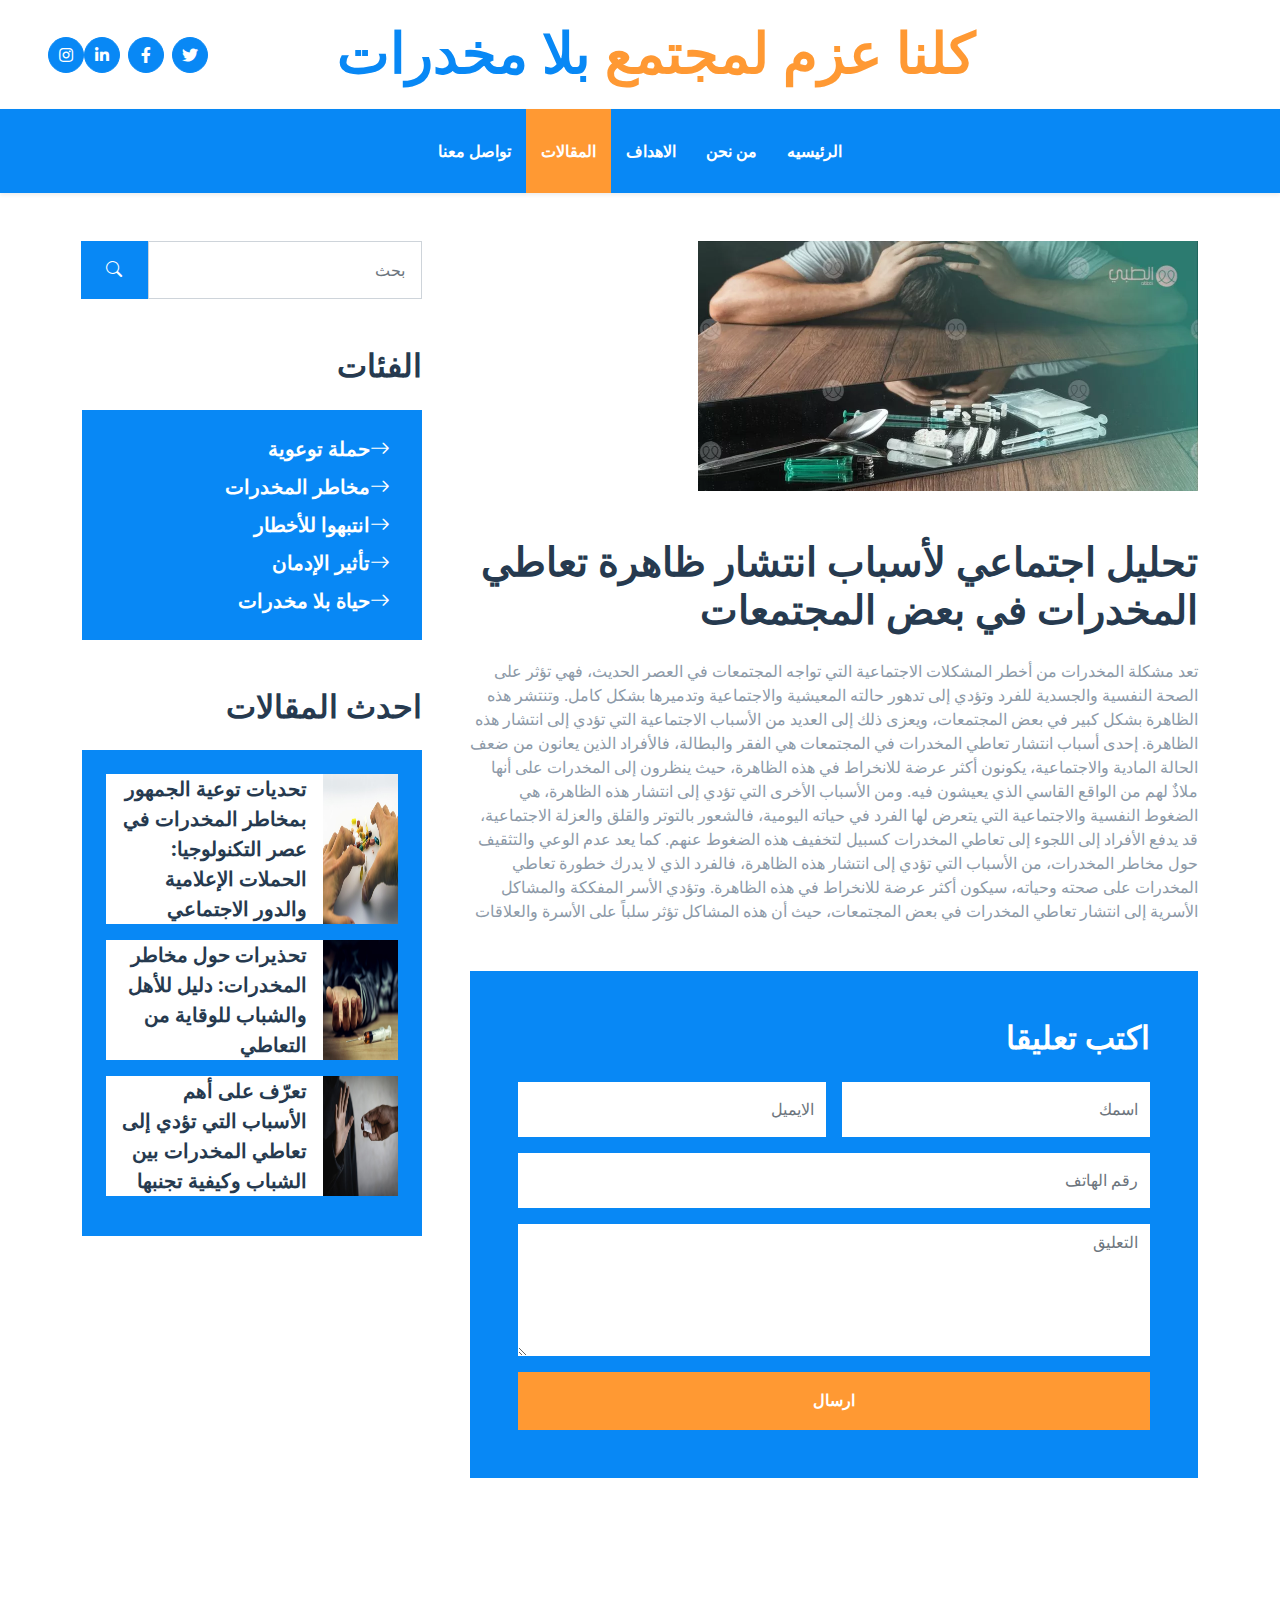
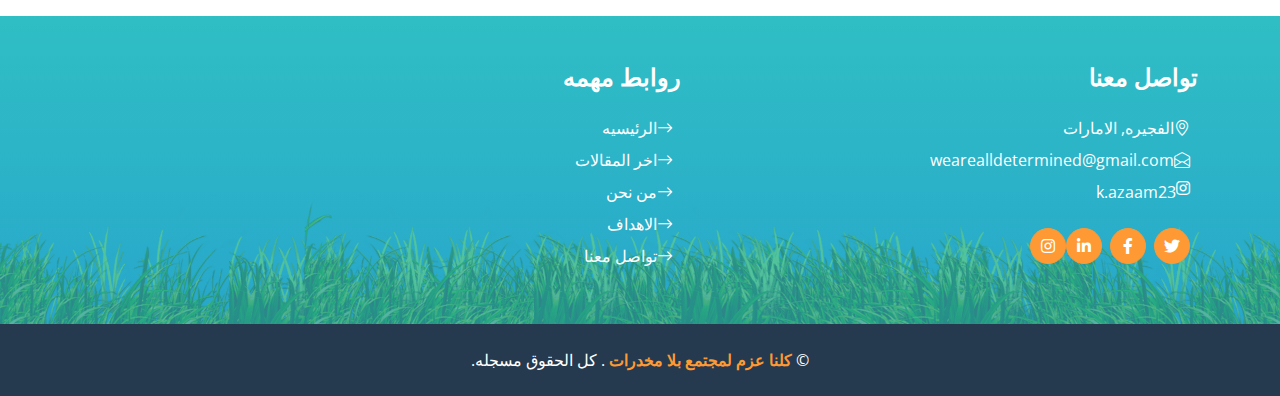
<file: detail10.html>
<!DOCTYPE html>
<html lang="en">

<head>
    <meta charset="utf-8">
    <title>كلنا عزم لمجتمع بلا مخدرات </title>
    <meta content="width=device-width, initial-scale=1.0" name="viewport">
    <meta content="Free HTML Templates" name="keywords">
    <meta content="Free HTML Templates" name="description">

    <!-- Favicon -->
    <link href="img/favicon.ico" rel="icon">

    <!-- Google Web Fonts -->
    <link rel="preconnect" href="https://fonts.gstatic.com">
    <link href="https://fonts.googleapis.com/css2?family=Open+Sans:wght@400;600&family=Roboto:wght@500;700&display=swap" rel="stylesheet">

    <!-- Icon Font Stylesheet -->
    <link href="https://cdnjs.cloudflare.com/ajax/libs/font-awesome/5.15.0/css/all.min.css" rel="stylesheet">
    <link href="https://cdn.jsdelivr.net/npm/bootstrap-icons@1.4.1/font/bootstrap-icons.css" rel="stylesheet">

    <!-- Libraries Stylesheet -->
    <link href="lib/owlcarousel/assets/owl.carousel.min.css" rel="stylesheet">

    <!-- Customized Bootstrap Stylesheet -->
    <link href="css/bootstrap.min.css" rel="stylesheet">

    <!-- Template Stylesheet -->
    <link href="css/style.css" rel="stylesheet">
</head>

<body style="direction: rtl;">
    <!-- Topbar Start -->
    <div class="container-fluid px-5 d-none d-lg-block">
        <div class="row gx-5 py-3 align-items-center">
            <div class="col-lg-3">
                <div class="d-flex align-items-center justify-content-start">
                 
                </div>
            </div>
            <div class="col-lg-6">
                <div class="d-flex align-items-center justify-content-center">
                    <a href="index.html" class="navbar-brand ms-lg-5">
                        <h1 class="m-0 display-4 text-primary"><span class="text-secondary">كلنا عزم لمجتمع </span>بلا مخدرات </h1>
                    </a>
                </div>
            </div>
        <div class="col-lg-3">
                <div class="d-flex align-items-center justify-content-end">
                    <a class="btn btn-primary btn-square rounded-circle me-2" href="#"><i class="fab fa-twitter"></i></a>
                    <a class="btn btn-primary btn-square rounded-circle me-2" href="#"><i class="fab fa-facebook-f"></i></a>
                    <a class="btn btn-primary btn-square rounded-circle me-2" href="#"><i class="fab fa-linkedin-in"></i></a>
                    <a class="btn btn-primary btn-square rounded-circle" href="https://www.instagram.com/k.azaam23/"><i class="fab fa-instagram"></i></a>
                </div>
            </div>
        </div>
    </div>
    <!-- Topbar End -->


    <!-- Navbar Start -->
    <nav class="navbar navbar-expand-lg bg-primary navbar-dark shadow-sm py-3 py-lg-0 px-3 px-lg-5">
        <a href="index.html" class="navbar-brand d-flex d-lg-none">
                        <h1 class="m-0 display-4 text-primary"><span class="text-secondary">كلنا عزم لمجتمع </span>بلا مخدرات </h1>
        </a>
        <button class="navbar-toggler" type="button" data-bs-toggle="collapse" data-bs-target="#navbarCollapse">
            <span class="navbar-toggler-icon"></span>
        </button>
        <div class="collapse navbar-collapse" id="navbarCollapse">
            <div class="navbar-nav mx-auto py-0">
                <a href="index.html" class="nav-item nav-link ">الرئيسيه</a>
                <a href="about.html" class="nav-item nav-link">من نحن</a>
                <a href="service.html" class="nav-item nav-link">الاهداف</a>
                <a href="blog.html" class="nav-item nav-link active">المقالات</a>
                <a href="contact.html" class="nav-item nav-link">تواصل معنا</a>
            </div>
        </div>
    </nav>
    <!-- Navbar End -->




  <!-- Blog Start -->
  <div class="container py-5">
    <div class="row g-5">
        <div class="col-lg-8">
            <!-- Blog Detail Start -->
            <div class="mb-5">
                <div class="row g-5 mb-5">
                    <div class="col-md-6">
                        <img  style="width: 500px; ;" src="img/blog-10.jpg" alt="">
                    </div>
                
                </div>
                <h1 class="mb-4">تحليل اجتماعي لأسباب انتشار ظاهرة تعاطي المخدرات في بعض المجتمعات</h1>
               <p>تعد مشكلة المخدرات من أخطر المشكلات الاجتماعية التي تواجه المجتمعات في العصر الحديث، فهي تؤثر على الصحة النفسية والجسدية للفرد وتؤدي إلى تدهور حالته المعيشية والاجتماعية وتدميرها بشكل كامل. وتنتشر هذه الظاهرة بشكل كبير في بعض المجتمعات، ويعزى ذلك إلى العديد من الأسباب الاجتماعية التي تؤدي إلى انتشار هذه الظاهرة.

                إحدى أسباب انتشار تعاطي المخدرات في المجتمعات هي الفقر والبطالة، فالأفراد الذين يعانون من ضعف الحالة المادية والاجتماعية، يكونون أكثر عرضة للانخراط في هذه الظاهرة، حيث ينظرون إلى المخدرات على أنها ملاذٌ لهم من الواقع القاسي الذي يعيشون فيه.
                
                ومن الأسباب الأخرى التي تؤدي إلى انتشار هذه الظاهرة، هي الضغوط النفسية والاجتماعية التي يتعرض لها الفرد في حياته اليومية، فالشعور بالتوتر والقلق والعزلة الاجتماعية، قد يدفع الأفراد إلى اللجوء إلى تعاطي المخدرات كسبيل لتخفيف هذه الضغوط عنهم.
                
                كما يعد عدم الوعي والتثقيف حول مخاطر المخدرات، من الأسباب التي تؤدي إلى انتشار هذه الظاهرة، فالفرد الذي لا يدرك خطورة تعاطي المخدرات على صحته وحياته، سيكون أكثر عرضة للانخراط في هذه الظاهرة.
                
                وتؤدي الأسر المفككة والمشاكل الأسرية إلى انتشار تعاطي المخدرات في بعض المجتمعات، حيث أن هذه المشاكل تؤثر سلباً على الأسرة والعلاقات</p>
            </div>
            <!-- Blog Detail End -->

           

            <!-- Comment Form Start -->
            <div class="bg-primary p-5">
                <h2 class="text-white mb-4">اكتب تعليقا</h2>
                <form>
                    <div class="row g-3">
                        <div class="col-12 col-sm-6">
                            <input type="text" class="form-control bg-white border-0" placeholder="اسمك" style="height: 55px;">
                        </div>
                        <div class="col-12 col-sm-6">
                            <input type="email" class="form-control bg-white border-0" placeholder="الايميل" style="height: 55px;">
                        </div>
                        <div class="col-12">
                            <input type="text" class="form-control bg-white border-0" placeholder="رقم الهاتف" style="height: 55px;">
                        </div>
                        <div class="col-12">
                            <textarea class="form-control bg-white border-0" rows="5" placeholder="التعليق"></textarea>
                        </div>
                        <div class="col-12">
                            <button class="btn btn-secondary w-100 py-3" type="submit">ارسال</button>
                        </div>
                    </div>
                </form>
            </div>
            <!-- Comment Form End -->
        </div>

        <!-- Sidebar Start -->
        <div class="col-lg-4">
            <!-- Search Form Start -->
            <div class="mb-5">
                <div class="input-group">
                    <input type="text" class="form-control p-3" placeholder="بحث">
                    <button class="btn btn-primary px-4"><i class="bi bi-search"></i></button>
                </div>
            </div>
            <!-- Search Form End -->
<!-- Category Start -->
<div class="mb-5">
<h2 class="mb-4">الفئات</h2>
<div class="d-flex flex-column justify-content-start bg-primary p-4">
    <a class="fs-5 fw-bold text-white mb-2" href="#"><i class="bi bi-arrow-right me-2"></i>حملة توعوية</a>
    <a class="fs-5 fw-bold text-white mb-2" href="#"><i class="bi bi-arrow-right me-2"></i>مخاطر المخدرات</a>
    <a class="fs-5 fw-bold text-white mb-2" href="#"><i class="bi bi-arrow-right me-2"></i>انتبهوا للأخطار</a>
    <a class="fs-5 fw-bold text-white mb-2" href="#"><i class="bi bi-arrow-right me-2"></i>تأثير الإدمان</a>
    <a class="fs-5 fw-bold text-white" href="#"><i class="bi bi-arrow-right me-2"></i>حياة بلا مخدرات</a>
</div>
</div>
<!-- Category End -->

            <!-- Recent Post Start -->
            <div class="mb-5">
                <h2 class="mb-4">احدث المقالات</h2>
                <div class="bg-primary p-4">
                    <div class="d-flex overflow-hidden mb-3">
                        <img class="img-fluid flex-shrink-0" src="img/blog-1.jpg" style="width: 75px;" alt="">
                        <a href="detail1.html" class="d-flex align-items-center bg-white text-dark fs-5 fw-bold px-3 mb-0">تحديات توعية الجمهور بمخاطر المخدرات في عصر التكنولوجيا: الحملات الإعلامية والدور الاجتماعي </a>
                    </div>
                    <div class="d-flex overflow-hidden mb-3">
                        <img class="img-fluid flex-shrink-0" src="img/blog-2.jpg" style="width: 75px;" alt="">
                        <a href="detail2.html" class="d-flex align-items-center bg-white text-dark fs-5 fw-bold px-3 mb-0">تحذيرات حول مخاطر المخدرات: دليل للأهل والشباب للوقاية من التعاطي
                        </a>
                    </div>
                    <div class="d-flex overflow-hidden mb-3">
                        <img class="img-fluid flex-shrink-0" src="img/blog-3.jpg" style="width: 75px;" alt="">
                        <a href="detail3.html" class="d-flex align-items-center bg-white text-dark fs-5 fw-bold px-3 mb-0">تعرّف على أهم الأسباب التي تؤدي إلى تعاطي المخدرات بين الشباب وكيفية تجنبها
                        </a>
                    </div>
                    
                </div>
            </div>
            <!-- Recent Post End -->

           
        </div>
        <!-- Sidebar End -->
    </div>
</div>
<!-- Blog End -->

   <!-- Footer Start -->
    <div class="container-fluid bg-footer bg-primary text-white mt-5">
        <div class="container">
            <div class="row gx-5">
                <div class="col-lg-8 col-md-6">
                    <div class="row gx-5">
                        <div class="col-lg-4 col-md-12 pt-5 mb-5">
                            <h4 class="text-white mb-4">تواصل معنا</h4>
                            <div class="d-flex mb-2">
                                <i class="bi bi-geo-alt text-white me-2"></i>
                                <p class="text-white mb-0"> الفجيره, الامارات</p>
                            </div>
                            <div class="d-flex mb-2">
                                <i class="bi bi-envelope-open text-white me-2"></i>
                                <p class="text-white mb-0">wearealldetermined@gmail.com
                                </p>
                            </div>
                            <div class="d-flex mb-2">
                                <i class="fab fa-instagram text-white me-2"></i>
                                <p class="text-white mb-0">k.azaam23
                                </p>
                            </div>
                           <div class="d-flex mt-4">
                                <a class="btn btn-secondary btn-square rounded-circle me-2" href="#"><i class="fab fa-twitter"></i></a>
                                <a class="btn btn-secondary btn-square rounded-circle me-2" href="#"><i class="fab fa-facebook-f"></i></a>
                                <a class="btn btn-secondary btn-square rounded-circle me-2" href="#"><i class="fab fa-linkedin-in"></i></a>
                                <a class="btn btn-secondary btn-square rounded-circle" href="https://www.instagram.com/k.azaam23/"><i class="fab fa-instagram"></i></a>
                            </div>
                        </div>
                        <div class="col-lg-4 col-md-12 pt-0 pt-lg-5 mb-5">
                           
                        </div>
                        <div class="col-lg-4 col-md-12 pt-0 pt-lg-5 mb-5">
                            <h4 class="text-white mb-4">روابط مهمه</h4>
                            <div class="d-flex flex-column justify-content-start">
                                <a class="text-white mb-2" href="index.html"><i class="bi bi-arrow-right text-white me-2"></i>الرئيسيه</a>
                                <a class="text-white mb-2" href="blog.html"><i class="bi bi-arrow-right text-white me-2"></i>اخر المقالات</a>
                                <a class="text-white mb-2" href="about.html"><i class="bi bi-arrow-right text-white me-2"></i>من نحن</a>
                                <a class="text-white mb-2" href="service.html"><i class="bi bi-arrow-right text-white me-2"></i>الاهداف</a>
                                <a class="text-white mb-2" href="contact.html"><i class="bi bi-arrow-right text-white me-2"></i>تواصل معنا</a>
                            </div>
                        </div>
                    </div>
                </div>
                
            </div>
        </div>
    </div>
    <div class="container-fluid bg-dark text-white py-4">
        <div class="container text-center">
            <p class="mb-0">&copy; <a class="text-secondary fw-bold" href="#">كلنا عزم لمجتمع بلا مخدرات 
            </a>. كل الحقوق مسجله. </p>
        </div>
    </div>
    <!-- Footer End -->


    <!-- Back to Top -->
    <a href="#" class="btn btn-secondary py-3 fs-4 back-to-top"><i class="bi bi-arrow-up"></i></a>


    <!-- JavaScript Libraries -->
    <script src="https://code.jquery.com/jquery-3.4.1.min.js"></script>
    <script src="https://cdn.jsdelivr.net/npm/bootstrap@5.0.0/dist/js/bootstrap.bundle.min.js"></script>
    <script src="lib/easing/easing.min.js"></script>
    <script src="lib/waypoints/waypoints.min.js"></script>
    <script src="lib/counterup/counterup.min.js"></script>
    <script src="lib/owlcarousel/owl.carousel.min.js"></script>

    <!-- Template Javascript -->
    <script src="js/main.js"></script>
</body>

</html>
</file>
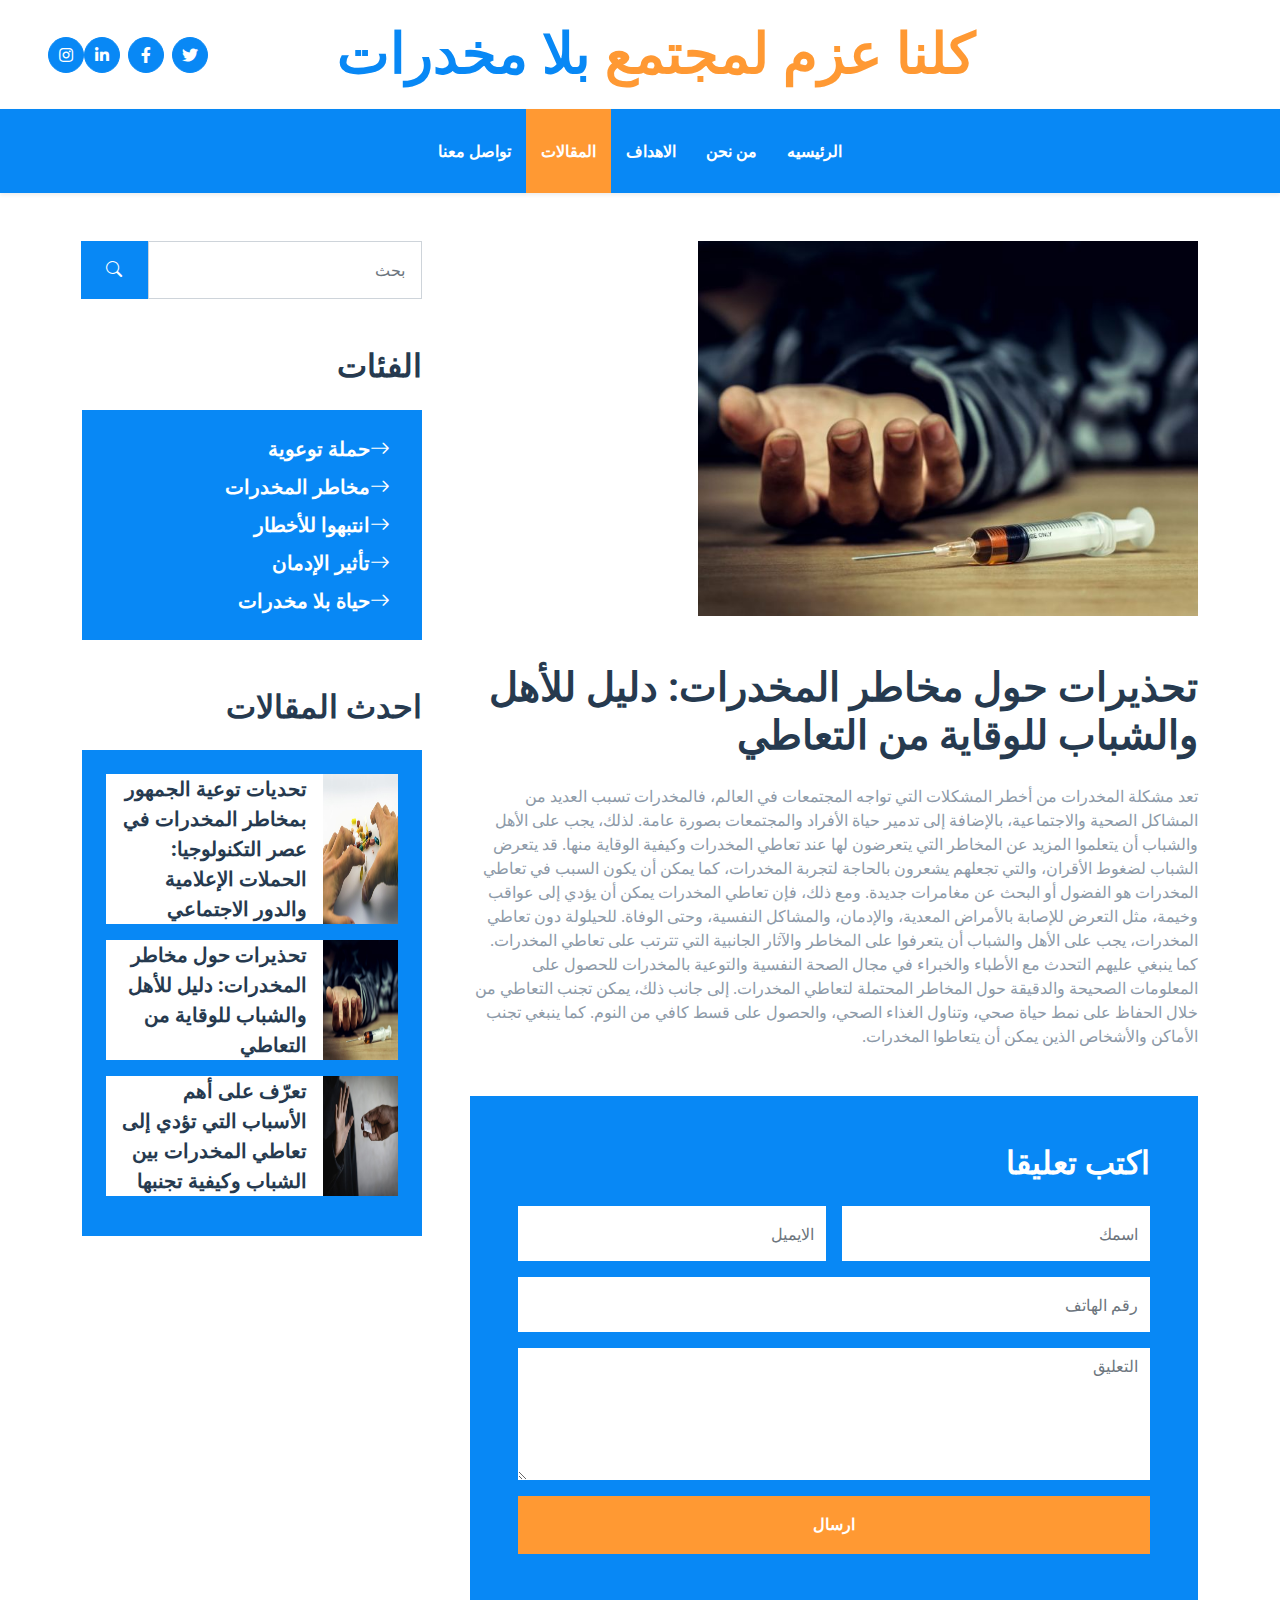
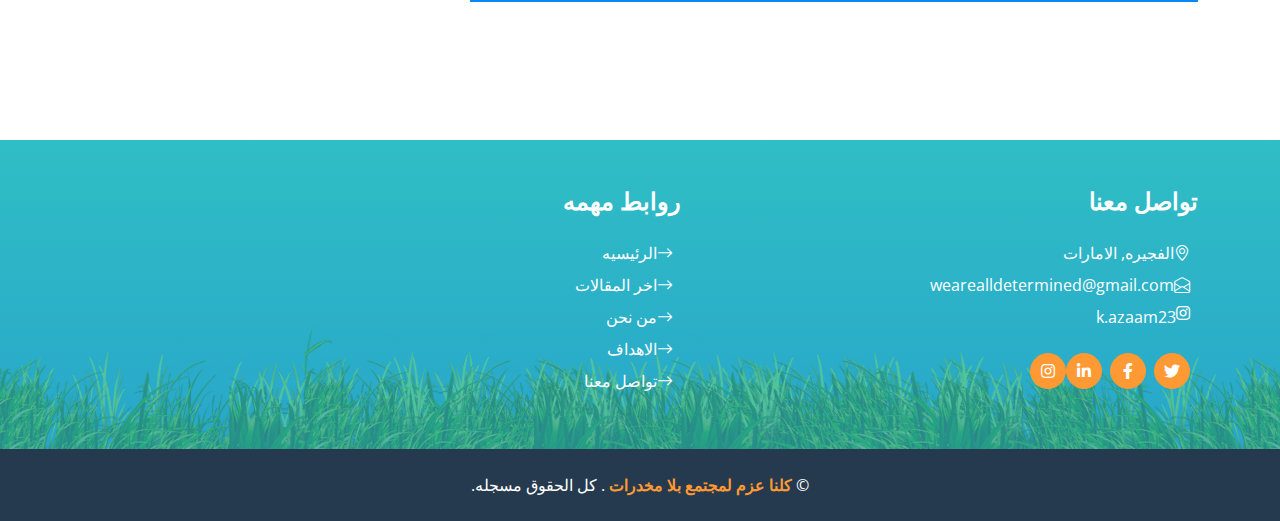
<file: detail2.html>
<!DOCTYPE html>
<html lang="en">

<head>
    <meta charset="utf-8">
    <title>كلنا عزم لمجتمع بلا مخدرات </title>
    <meta content="width=device-width, initial-scale=1.0" name="viewport">
    <meta content="Free HTML Templates" name="keywords">
    <meta content="Free HTML Templates" name="description">

    <!-- Favicon -->
    <link href="img/favicon.ico" rel="icon">

    <!-- Google Web Fonts -->
    <link rel="preconnect" href="https://fonts.gstatic.com">
    <link href="https://fonts.googleapis.com/css2?family=Open+Sans:wght@400;600&family=Roboto:wght@500;700&display=swap" rel="stylesheet">

    <!-- Icon Font Stylesheet -->
    <link href="https://cdnjs.cloudflare.com/ajax/libs/font-awesome/5.15.0/css/all.min.css" rel="stylesheet">
    <link href="https://cdn.jsdelivr.net/npm/bootstrap-icons@1.4.1/font/bootstrap-icons.css" rel="stylesheet">

    <!-- Libraries Stylesheet -->
    <link href="lib/owlcarousel/assets/owl.carousel.min.css" rel="stylesheet">

    <!-- Customized Bootstrap Stylesheet -->
    <link href="css/bootstrap.min.css" rel="stylesheet">

    <!-- Template Stylesheet -->
    <link href="css/style.css" rel="stylesheet">
</head>

<body style="direction: rtl;">
    <!-- Topbar Start -->
    <div class="container-fluid px-5 d-none d-lg-block">
        <div class="row gx-5 py-3 align-items-center">
            <div class="col-lg-3">
                <div class="d-flex align-items-center justify-content-start">
                 
                </div>
            </div>
            <div class="col-lg-6">
                <div class="d-flex align-items-center justify-content-center">
                    <a href="index.html" class="navbar-brand ms-lg-5">
                        <h1 class="m-0 display-4 text-primary"><span class="text-secondary">كلنا عزم لمجتمع </span>بلا مخدرات </h1>
                    </a>
                </div>
            </div>
        <div class="col-lg-3">
                <div class="d-flex align-items-center justify-content-end">
                    <a class="btn btn-primary btn-square rounded-circle me-2" href="#"><i class="fab fa-twitter"></i></a>
                    <a class="btn btn-primary btn-square rounded-circle me-2" href="#"><i class="fab fa-facebook-f"></i></a>
                    <a class="btn btn-primary btn-square rounded-circle me-2" href="#"><i class="fab fa-linkedin-in"></i></a>
                    <a class="btn btn-primary btn-square rounded-circle" href="https://www.instagram.com/k.azaam23/"><i class="fab fa-instagram"></i></a>
                </div>
            </div>
        </div>
    </div>
    <!-- Topbar End -->


    <!-- Navbar Start -->
    <nav class="navbar navbar-expand-lg bg-primary navbar-dark shadow-sm py-3 py-lg-0 px-3 px-lg-5">
        <a href="index.html" class="navbar-brand d-flex d-lg-none">
                        <h1 class="m-0 display-4 text-primary"><span class="text-secondary">كلنا عزم لمجتمع </span>بلا مخدرات </h1>
        </a>
        <button class="navbar-toggler" type="button" data-bs-toggle="collapse" data-bs-target="#navbarCollapse">
            <span class="navbar-toggler-icon"></span>
        </button>
        <div class="collapse navbar-collapse" id="navbarCollapse">
            <div class="navbar-nav mx-auto py-0">
                <a href="index.html" class="nav-item nav-link ">الرئيسيه</a>
                <a href="about.html" class="nav-item nav-link">من نحن</a>
                <a href="service.html" class="nav-item nav-link">الاهداف</a>
                <a href="blog.html" class="nav-item nav-link active">المقالات</a>
                <a href="contact.html" class="nav-item nav-link">تواصل معنا</a>
            </div>
        </div>
    </nav>
    <!-- Navbar End -->




  <!-- Blog Start -->
  <div class="container py-5">
    <div class="row g-5">
        <div class="col-lg-8">
            <!-- Blog Detail Start -->
            <div class="mb-5">
                <div class="row g-5 mb-5">
                    <div class="col-md-6">
                        <img  style="width: 500px; ;" src="img/blog-2.jpg" alt="">
                    </div>
                
                </div>
                <h1 class="mb-4">تحذيرات حول مخاطر المخدرات: دليل للأهل والشباب للوقاية من التعاطي

                </h1>
                <p>تعد مشكلة المخدرات من أخطر المشكلات التي تواجه المجتمعات في العالم، فالمخدرات تسبب العديد من المشاكل الصحية والاجتماعية، بالإضافة إلى تدمير حياة الأفراد والمجتمعات بصورة عامة. لذلك، يجب على الأهل والشباب أن يتعلموا المزيد عن المخاطر التي يتعرضون لها عند تعاطي المخدرات وكيفية الوقاية منها.

                    قد يتعرض الشباب لضغوط الأقران، والتي تجعلهم يشعرون بالحاجة لتجربة المخدرات، كما يمكن أن يكون السبب في تعاطي المخدرات هو الفضول أو البحث عن مغامرات جديدة. ومع ذلك، فإن تعاطي المخدرات يمكن أن يؤدي إلى عواقب وخيمة، مثل التعرض للإصابة بالأمراض المعدية، والإدمان، والمشاكل النفسية، وحتى الوفاة.
                    
                    للحيلولة دون تعاطي المخدرات، يجب على الأهل والشباب أن يتعرفوا على المخاطر والآثار الجانبية التي تترتب على تعاطي المخدرات. كما ينبغي عليهم التحدث مع الأطباء والخبراء في مجال الصحة النفسية والتوعية بالمخدرات للحصول على المعلومات الصحيحة والدقيقة حول المخاطر المحتملة لتعاطي المخدرات.
                    
                    إلى جانب ذلك، يمكن تجنب التعاطي من خلال الحفاظ على نمط حياة صحي، وتناول الغذاء الصحي، والحصول على قسط كافي من النوم. كما ينبغي تجنب الأماكن والأشخاص الذين يمكن أن يتعاطوا المخدرات.</p>
            </div>
            <!-- Blog Detail End -->

           

            <!-- Comment Form Start -->
            <div class="bg-primary p-5">
                <h2 class="text-white mb-4">اكتب تعليقا</h2>
                <form>
                    <div class="row g-3">
                        <div class="col-12 col-sm-6">
                            <input type="text" class="form-control bg-white border-0" placeholder="اسمك" style="height: 55px;">
                        </div>
                        <div class="col-12 col-sm-6">
                            <input type="email" class="form-control bg-white border-0" placeholder="الايميل" style="height: 55px;">
                        </div>
                        <div class="col-12">
                            <input type="text" class="form-control bg-white border-0" placeholder="رقم الهاتف" style="height: 55px;">
                        </div>
                        <div class="col-12">
                            <textarea class="form-control bg-white border-0" rows="5" placeholder="التعليق"></textarea>
                        </div>
                        <div class="col-12">
                            <button class="btn btn-secondary w-100 py-3" type="submit">ارسال</button>
                        </div>
                    </div>
                </form>
            </div>
            <!-- Comment Form End -->
        </div>

        <!-- Sidebar Start -->
        <div class="col-lg-4">
            <!-- Search Form Start -->
            <div class="mb-5">
                <div class="input-group">
                    <input type="text" class="form-control p-3" placeholder="بحث">
                    <button class="btn btn-primary px-4"><i class="bi bi-search"></i></button>
                </div>
            </div>
            <!-- Search Form End -->
<!-- Category Start -->
<div class="mb-5">
<h2 class="mb-4">الفئات</h2>
<div class="d-flex flex-column justify-content-start bg-primary p-4">
    <a class="fs-5 fw-bold text-white mb-2" href="#"><i class="bi bi-arrow-right me-2"></i>حملة توعوية</a>
    <a class="fs-5 fw-bold text-white mb-2" href="#"><i class="bi bi-arrow-right me-2"></i>مخاطر المخدرات</a>
    <a class="fs-5 fw-bold text-white mb-2" href="#"><i class="bi bi-arrow-right me-2"></i>انتبهوا للأخطار</a>
    <a class="fs-5 fw-bold text-white mb-2" href="#"><i class="bi bi-arrow-right me-2"></i>تأثير الإدمان</a>
    <a class="fs-5 fw-bold text-white" href="#"><i class="bi bi-arrow-right me-2"></i>حياة بلا مخدرات</a>
</div>
</div>
<!-- Category End -->

            <!-- Recent Post Start -->
            <div class="mb-5">
                <h2 class="mb-4">احدث المقالات</h2>
                <div class="bg-primary p-4">
                    <div class="d-flex overflow-hidden mb-3">
                        <img class="img-fluid flex-shrink-0" src="img/blog-1.jpg" style="width: 75px;" alt="">
                        <a href="detail1.html" class="d-flex align-items-center bg-white text-dark fs-5 fw-bold px-3 mb-0">تحديات توعية الجمهور بمخاطر المخدرات في عصر التكنولوجيا: الحملات الإعلامية والدور الاجتماعي </a>
                    </div>
                    <div class="d-flex overflow-hidden mb-3">
                        <img class="img-fluid flex-shrink-0" src="img/blog-2.jpg" style="width: 75px;" alt="">
                        <a href="detail2.html" class="d-flex align-items-center bg-white text-dark fs-5 fw-bold px-3 mb-0">تحذيرات حول مخاطر المخدرات: دليل للأهل والشباب للوقاية من التعاطي
                        </a>
                    </div>
                    <div class="d-flex overflow-hidden mb-3">
                        <img class="img-fluid flex-shrink-0" src="img/blog-3.jpg" style="width: 75px;" alt="">
                        <a href="detail3.html" class="d-flex align-items-center bg-white text-dark fs-5 fw-bold px-3 mb-0">تعرّف على أهم الأسباب التي تؤدي إلى تعاطي المخدرات بين الشباب وكيفية تجنبها
                        </a>
                    </div>
                    
                </div>
            </div>
            <!-- Recent Post End -->

           
        </div>
        <!-- Sidebar End -->
    </div>
</div>
<!-- Blog End -->

   <!-- Footer Start -->
    <div class="container-fluid bg-footer bg-primary text-white mt-5">
        <div class="container">
            <div class="row gx-5">
                <div class="col-lg-8 col-md-6">
                    <div class="row gx-5">
                        <div class="col-lg-4 col-md-12 pt-5 mb-5">
                            <h4 class="text-white mb-4">تواصل معنا</h4>
                            <div class="d-flex mb-2">
                                <i class="bi bi-geo-alt text-white me-2"></i>
                                <p class="text-white mb-0"> الفجيره, الامارات</p>
                            </div>
                            <div class="d-flex mb-2">
                                <i class="bi bi-envelope-open text-white me-2"></i>
                                <p class="text-white mb-0">wearealldetermined@gmail.com
                                </p>
                            </div>
                            <div class="d-flex mb-2">
                                <i class="fab fa-instagram text-white me-2"></i>
                                <p class="text-white mb-0">k.azaam23
                                </p>
                            </div>
                           <div class="d-flex mt-4">
                                <a class="btn btn-secondary btn-square rounded-circle me-2" href="#"><i class="fab fa-twitter"></i></a>
                                <a class="btn btn-secondary btn-square rounded-circle me-2" href="#"><i class="fab fa-facebook-f"></i></a>
                                <a class="btn btn-secondary btn-square rounded-circle me-2" href="#"><i class="fab fa-linkedin-in"></i></a>
                                <a class="btn btn-secondary btn-square rounded-circle" href="https://www.instagram.com/k.azaam23/"><i class="fab fa-instagram"></i></a>
                            </div>
                        </div>
                        <div class="col-lg-4 col-md-12 pt-0 pt-lg-5 mb-5">
                           
                        </div>
                        <div class="col-lg-4 col-md-12 pt-0 pt-lg-5 mb-5">
                            <h4 class="text-white mb-4">روابط مهمه</h4>
                            <div class="d-flex flex-column justify-content-start">
                                <a class="text-white mb-2" href="index.html"><i class="bi bi-arrow-right text-white me-2"></i>الرئيسيه</a>
                                <a class="text-white mb-2" href="blog.html"><i class="bi bi-arrow-right text-white me-2"></i>اخر المقالات</a>
                                <a class="text-white mb-2" href="about.html"><i class="bi bi-arrow-right text-white me-2"></i>من نحن</a>
                                <a class="text-white mb-2" href="service.html"><i class="bi bi-arrow-right text-white me-2"></i>الاهداف</a>
                                <a class="text-white mb-2" href="contact.html"><i class="bi bi-arrow-right text-white me-2"></i>تواصل معنا</a>
                            </div>
                        </div>
                    </div>
                </div>
                
            </div>
        </div>
    </div>
    <div class="container-fluid bg-dark text-white py-4">
        <div class="container text-center">
            <p class="mb-0">&copy; <a class="text-secondary fw-bold" href="#">كلنا عزم لمجتمع بلا مخدرات 
            </a>. كل الحقوق مسجله. </p>
        </div>
    </div>
    <!-- Footer End -->


    <!-- Back to Top -->
    <a href="#" class="btn btn-secondary py-3 fs-4 back-to-top"><i class="bi bi-arrow-up"></i></a>


    <!-- JavaScript Libraries -->
    <script src="https://code.jquery.com/jquery-3.4.1.min.js"></script>
    <script src="https://cdn.jsdelivr.net/npm/bootstrap@5.0.0/dist/js/bootstrap.bundle.min.js"></script>
    <script src="lib/easing/easing.min.js"></script>
    <script src="lib/waypoints/waypoints.min.js"></script>
    <script src="lib/counterup/counterup.min.js"></script>
    <script src="lib/owlcarousel/owl.carousel.min.js"></script>

    <!-- Template Javascript -->
    <script src="js/main.js"></script>
</body>

</html>
</file>
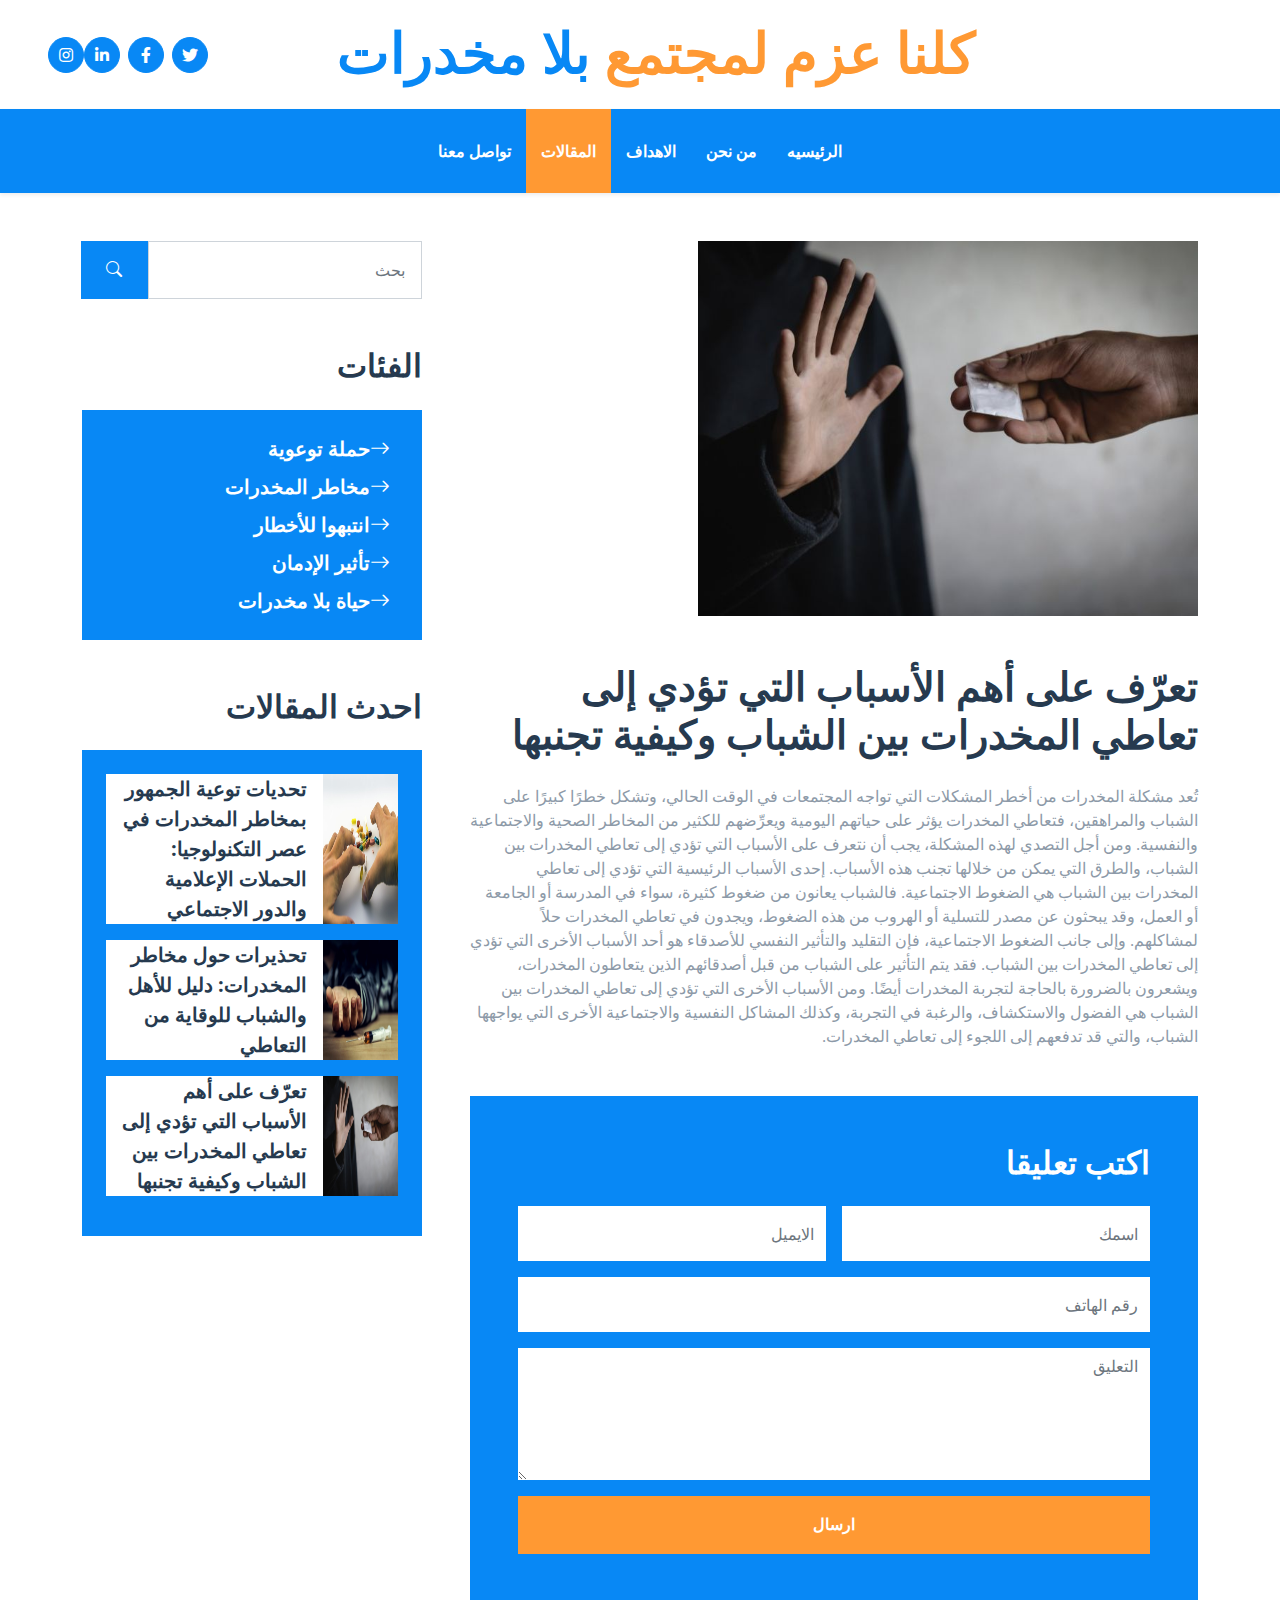
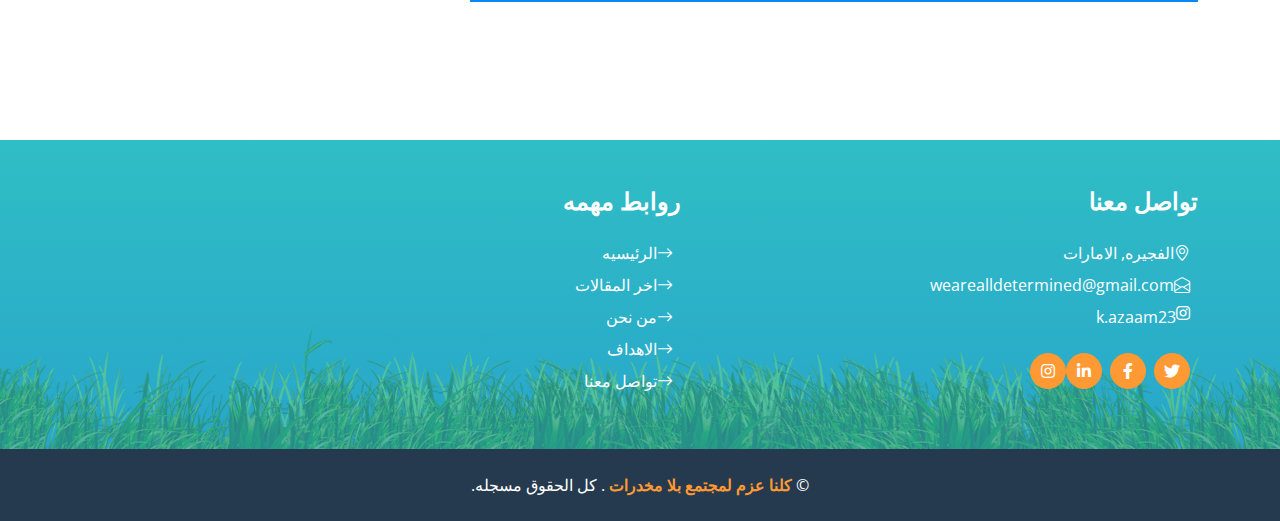
<file: detail3.html>
<!DOCTYPE html>
<html lang="en">

<head>
    <meta charset="utf-8">
    <title>كلنا عزم لمجتمع بلا مخدرات </title>
    <meta content="width=device-width, initial-scale=1.0" name="viewport">
    <meta content="Free HTML Templates" name="keywords">
    <meta content="Free HTML Templates" name="description">

    <!-- Favicon -->
    <link href="img/favicon.ico" rel="icon">

    <!-- Google Web Fonts -->
    <link rel="preconnect" href="https://fonts.gstatic.com">
    <link href="https://fonts.googleapis.com/css2?family=Open+Sans:wght@400;600&family=Roboto:wght@500;700&display=swap" rel="stylesheet">

    <!-- Icon Font Stylesheet -->
    <link href="https://cdnjs.cloudflare.com/ajax/libs/font-awesome/5.15.0/css/all.min.css" rel="stylesheet">
    <link href="https://cdn.jsdelivr.net/npm/bootstrap-icons@1.4.1/font/bootstrap-icons.css" rel="stylesheet">

    <!-- Libraries Stylesheet -->
    <link href="lib/owlcarousel/assets/owl.carousel.min.css" rel="stylesheet">

    <!-- Customized Bootstrap Stylesheet -->
    <link href="css/bootstrap.min.css" rel="stylesheet">

    <!-- Template Stylesheet -->
    <link href="css/style.css" rel="stylesheet">
</head>

<body style="direction: rtl;">
    <!-- Topbar Start -->
    <div class="container-fluid px-5 d-none d-lg-block">
        <div class="row gx-5 py-3 align-items-center">
            <div class="col-lg-3">
                <div class="d-flex align-items-center justify-content-start">
                 
                </div>
            </div>
            <div class="col-lg-6">
                <div class="d-flex align-items-center justify-content-center">
                    <a href="index.html" class="navbar-brand ms-lg-5">
                        <h1 class="m-0 display-4 text-primary"><span class="text-secondary">كلنا عزم لمجتمع </span>بلا مخدرات </h1>
                    </a>
                </div>
            </div>
        <div class="col-lg-3">
                <div class="d-flex align-items-center justify-content-end">
                    <a class="btn btn-primary btn-square rounded-circle me-2" href="#"><i class="fab fa-twitter"></i></a>
                    <a class="btn btn-primary btn-square rounded-circle me-2" href="#"><i class="fab fa-facebook-f"></i></a>
                    <a class="btn btn-primary btn-square rounded-circle me-2" href="#"><i class="fab fa-linkedin-in"></i></a>
                    <a class="btn btn-primary btn-square rounded-circle" href="https://www.instagram.com/k.azaam23/"><i class="fab fa-instagram"></i></a>
                </div>
            </div>
        </div>
    </div>
    <!-- Topbar End -->


    <!-- Navbar Start -->
    <nav class="navbar navbar-expand-lg bg-primary navbar-dark shadow-sm py-3 py-lg-0 px-3 px-lg-5">
        <a href="index.html" class="navbar-brand d-flex d-lg-none">
                        <h1 class="m-0 display-4 text-primary"><span class="text-secondary">كلنا عزم لمجتمع </span>بلا مخدرات </h1>
        </a>
        <button class="navbar-toggler" type="button" data-bs-toggle="collapse" data-bs-target="#navbarCollapse">
            <span class="navbar-toggler-icon"></span>
        </button>
        <div class="collapse navbar-collapse" id="navbarCollapse">
            <div class="navbar-nav mx-auto py-0">
                <a href="index.html" class="nav-item nav-link ">الرئيسيه</a>
                <a href="about.html" class="nav-item nav-link">من نحن</a>
                <a href="service.html" class="nav-item nav-link">الاهداف</a>
                <a href="blog.html" class="nav-item nav-link active">المقالات</a>
                <a href="contact.html" class="nav-item nav-link">تواصل معنا</a>
            </div>
        </div>
    </nav>
    <!-- Navbar End -->




  <!-- Blog Start -->
  <div class="container py-5">
    <div class="row g-5">
        <div class="col-lg-8">
            <!-- Blog Detail Start -->
            <div class="mb-5">
                <div class="row g-5 mb-5">
                    <div class="col-md-6">
                        <img  style="width: 500px; ;" src="img/blog-3.jpg" alt="">
                    </div>
                
                </div>
                <h1 class="mb-4">تعرّف على أهم الأسباب التي تؤدي إلى تعاطي المخدرات بين الشباب وكيفية تجنبها</h1>
               <p>تُعد مشكلة المخدرات من أخطر المشكلات التي تواجه المجتمعات في الوقت الحالي، وتشكل خطرًا كبيرًا على الشباب والمراهقين، فتعاطي المخدرات يؤثر على حياتهم اليومية ويعرِّضهم للكثير من المخاطر الصحية والاجتماعية والنفسية. ومن أجل التصدي لهذه المشكلة، يجب أن نتعرف على الأسباب التي تؤدي إلى تعاطي المخدرات بين الشباب، والطرق التي يمكن من خلالها تجنب هذه الأسباب.

                إحدى الأسباب الرئيسية التي تؤدي إلى تعاطي المخدرات بين الشباب هي الضغوط الاجتماعية. فالشباب يعانون من ضغوط كثيرة، سواء في المدرسة أو الجامعة أو العمل، وقد يبحثون عن مصدر للتسلية أو الهروب من هذه الضغوط، ويجدون في تعاطي المخدرات حلاً لمشاكلهم.
                
                وإلى جانب الضغوط الاجتماعية، فإن التقليد والتأثير النفسي للأصدقاء هو أحد الأسباب الأخرى التي تؤدي إلى تعاطي المخدرات بين الشباب. فقد يتم التأثير على الشباب من قبل أصدقائهم الذين يتعاطون المخدرات، ويشعرون بالضرورة بالحاجة لتجربة المخدرات أيضًا.
                
                ومن الأسباب الأخرى التي تؤدي إلى تعاطي المخدرات بين الشباب هي الفضول والاستكشاف، والرغبة في التجربة، وكذلك المشاكل النفسية والاجتماعية الأخرى التي يواجهها الشباب، والتي قد تدفعهم إلى اللجوء إلى تعاطي المخدرات.</p>
            </div>
            <!-- Blog Detail End -->

           

            <!-- Comment Form Start -->
            <div class="bg-primary p-5">
                <h2 class="text-white mb-4">اكتب تعليقا</h2>
                <form>
                    <div class="row g-3">
                        <div class="col-12 col-sm-6">
                            <input type="text" class="form-control bg-white border-0" placeholder="اسمك" style="height: 55px;">
                        </div>
                        <div class="col-12 col-sm-6">
                            <input type="email" class="form-control bg-white border-0" placeholder="الايميل" style="height: 55px;">
                        </div>
                        <div class="col-12">
                            <input type="text" class="form-control bg-white border-0" placeholder="رقم الهاتف" style="height: 55px;">
                        </div>
                        <div class="col-12">
                            <textarea class="form-control bg-white border-0" rows="5" placeholder="التعليق"></textarea>
                        </div>
                        <div class="col-12">
                            <button class="btn btn-secondary w-100 py-3" type="submit">ارسال</button>
                        </div>
                    </div>
                </form>
            </div>
            <!-- Comment Form End -->
        </div>

        <!-- Sidebar Start -->
        <div class="col-lg-4">
            <!-- Search Form Start -->
            <div class="mb-5">
                <div class="input-group">
                    <input type="text" class="form-control p-3" placeholder="بحث">
                    <button class="btn btn-primary px-4"><i class="bi bi-search"></i></button>
                </div>
            </div>
            <!-- Search Form End -->
<!-- Category Start -->
<div class="mb-5">
<h2 class="mb-4">الفئات</h2>
<div class="d-flex flex-column justify-content-start bg-primary p-4">
    <a class="fs-5 fw-bold text-white mb-2" href="#"><i class="bi bi-arrow-right me-2"></i>حملة توعوية</a>
    <a class="fs-5 fw-bold text-white mb-2" href="#"><i class="bi bi-arrow-right me-2"></i>مخاطر المخدرات</a>
    <a class="fs-5 fw-bold text-white mb-2" href="#"><i class="bi bi-arrow-right me-2"></i>انتبهوا للأخطار</a>
    <a class="fs-5 fw-bold text-white mb-2" href="#"><i class="bi bi-arrow-right me-2"></i>تأثير الإدمان</a>
    <a class="fs-5 fw-bold text-white" href="#"><i class="bi bi-arrow-right me-2"></i>حياة بلا مخدرات</a>
</div>
</div>
<!-- Category End -->

            <!-- Recent Post Start -->
            <div class="mb-5">
                <h2 class="mb-4">احدث المقالات</h2>
                <div class="bg-primary p-4">
                    <div class="d-flex overflow-hidden mb-3">
                        <img class="img-fluid flex-shrink-0" src="img/blog-1.jpg" style="width: 75px;" alt="">
                        <a href="detail1.html" class="d-flex align-items-center bg-white text-dark fs-5 fw-bold px-3 mb-0">تحديات توعية الجمهور بمخاطر المخدرات في عصر التكنولوجيا: الحملات الإعلامية والدور الاجتماعي </a>
                    </div>
                    <div class="d-flex overflow-hidden mb-3">
                        <img class="img-fluid flex-shrink-0" src="img/blog-2.jpg" style="width: 75px;" alt="">
                        <a href="detail2.html" class="d-flex align-items-center bg-white text-dark fs-5 fw-bold px-3 mb-0">تحذيرات حول مخاطر المخدرات: دليل للأهل والشباب للوقاية من التعاطي
                        </a>
                    </div>
                    <div class="d-flex overflow-hidden mb-3">
                        <img class="img-fluid flex-shrink-0" src="img/blog-3.jpg" style="width: 75px;" alt="">
                        <a href="detail3.html" class="d-flex align-items-center bg-white text-dark fs-5 fw-bold px-3 mb-0">تعرّف على أهم الأسباب التي تؤدي إلى تعاطي المخدرات بين الشباب وكيفية تجنبها
                        </a>
                    </div>
                    
                </div>
            </div>
            <!-- Recent Post End -->

           
        </div>
        <!-- Sidebar End -->
    </div>
</div>
<!-- Blog End -->

   <!-- Footer Start -->
    <div class="container-fluid bg-footer bg-primary text-white mt-5">
        <div class="container">
            <div class="row gx-5">
                <div class="col-lg-8 col-md-6">
                    <div class="row gx-5">
                        <div class="col-lg-4 col-md-12 pt-5 mb-5">
                            <h4 class="text-white mb-4">تواصل معنا</h4>
                            <div class="d-flex mb-2">
                                <i class="bi bi-geo-alt text-white me-2"></i>
                                <p class="text-white mb-0"> الفجيره, الامارات</p>
                            </div>
                            <div class="d-flex mb-2">
                                <i class="bi bi-envelope-open text-white me-2"></i>
                                <p class="text-white mb-0">wearealldetermined@gmail.com
                                </p>
                            </div>
                            <div class="d-flex mb-2">
                                <i class="fab fa-instagram text-white me-2"></i>
                                <p class="text-white mb-0">k.azaam23
                                </p>
                            </div>
                           <div class="d-flex mt-4">
                                <a class="btn btn-secondary btn-square rounded-circle me-2" href="#"><i class="fab fa-twitter"></i></a>
                                <a class="btn btn-secondary btn-square rounded-circle me-2" href="#"><i class="fab fa-facebook-f"></i></a>
                                <a class="btn btn-secondary btn-square rounded-circle me-2" href="#"><i class="fab fa-linkedin-in"></i></a>
                                <a class="btn btn-secondary btn-square rounded-circle" href="https://www.instagram.com/k.azaam23/"><i class="fab fa-instagram"></i></a>
                            </div>
                        </div>
                        <div class="col-lg-4 col-md-12 pt-0 pt-lg-5 mb-5">
                           
                        </div>
                        <div class="col-lg-4 col-md-12 pt-0 pt-lg-5 mb-5">
                            <h4 class="text-white mb-4">روابط مهمه</h4>
                            <div class="d-flex flex-column justify-content-start">
                                <a class="text-white mb-2" href="index.html"><i class="bi bi-arrow-right text-white me-2"></i>الرئيسيه</a>
                                <a class="text-white mb-2" href="blog.html"><i class="bi bi-arrow-right text-white me-2"></i>اخر المقالات</a>
                                <a class="text-white mb-2" href="about.html"><i class="bi bi-arrow-right text-white me-2"></i>من نحن</a>
                                <a class="text-white mb-2" href="service.html"><i class="bi bi-arrow-right text-white me-2"></i>الاهداف</a>
                                <a class="text-white mb-2" href="contact.html"><i class="bi bi-arrow-right text-white me-2"></i>تواصل معنا</a>
                            </div>
                        </div>
                    </div>
                </div>
                
            </div>
        </div>
    </div>
    <div class="container-fluid bg-dark text-white py-4">
        <div class="container text-center">
            <p class="mb-0">&copy; <a class="text-secondary fw-bold" href="#">كلنا عزم لمجتمع بلا مخدرات 
            </a>. كل الحقوق مسجله. </p>
        </div>
    </div>
    <!-- Footer End -->


    <!-- Back to Top -->
    <a href="#" class="btn btn-secondary py-3 fs-4 back-to-top"><i class="bi bi-arrow-up"></i></a>


    <!-- JavaScript Libraries -->
    <script src="https://code.jquery.com/jquery-3.4.1.min.js"></script>
    <script src="https://cdn.jsdelivr.net/npm/bootstrap@5.0.0/dist/js/bootstrap.bundle.min.js"></script>
    <script src="lib/easing/easing.min.js"></script>
    <script src="lib/waypoints/waypoints.min.js"></script>
    <script src="lib/counterup/counterup.min.js"></script>
    <script src="lib/owlcarousel/owl.carousel.min.js"></script>

    <!-- Template Javascript -->
    <script src="js/main.js"></script>
</body>

</html>
</file>
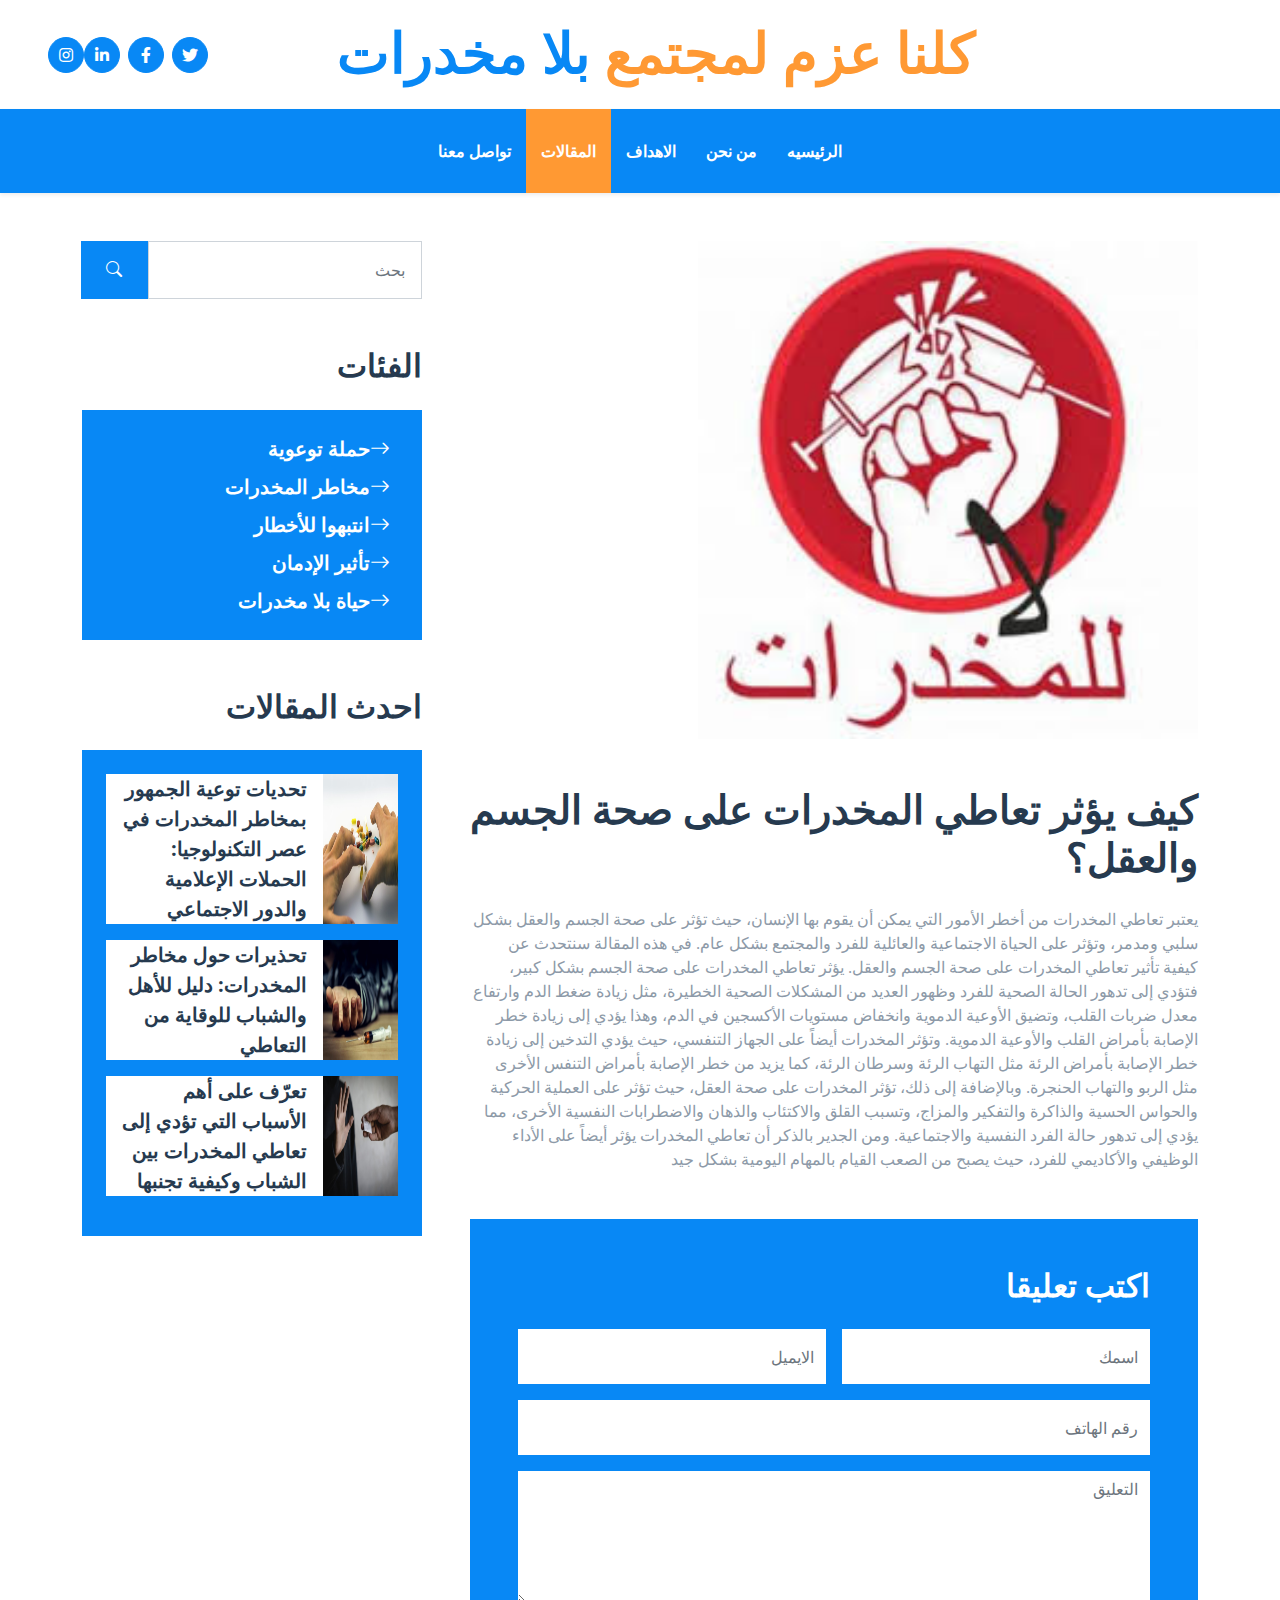
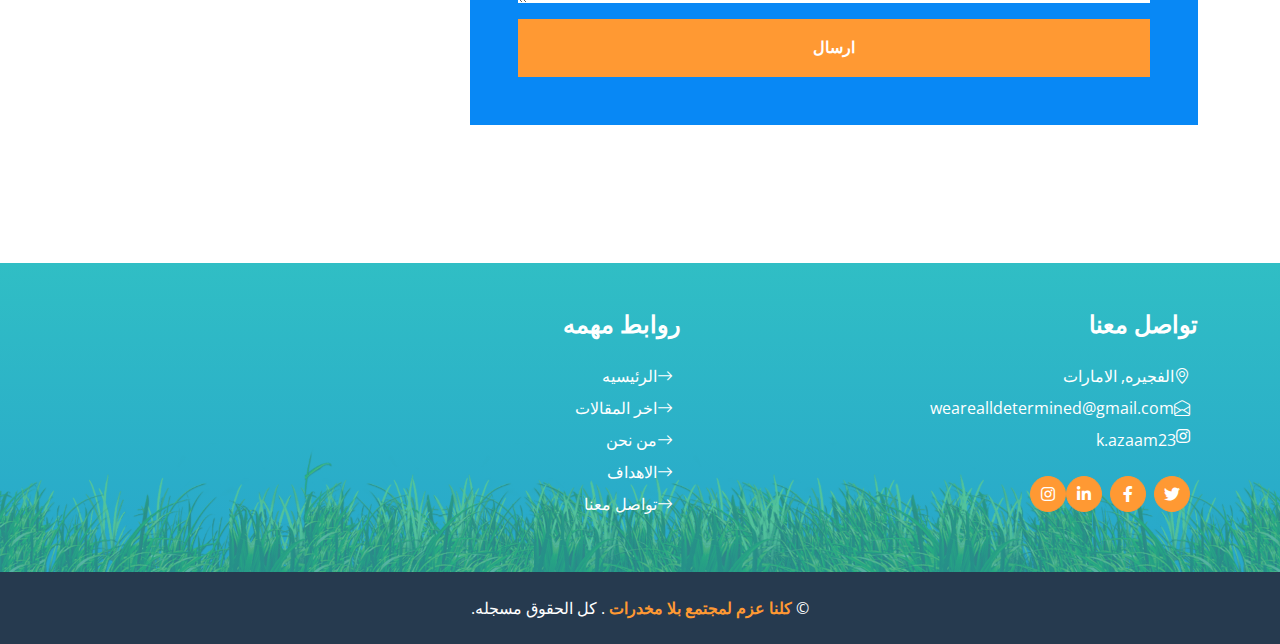
<file: detail4.html>
<!DOCTYPE html>
<html lang="en">

<head>
    <meta charset="utf-8">
    <title>كلنا عزم لمجتمع بلا مخدرات </title>
    <meta content="width=device-width, initial-scale=1.0" name="viewport">
    <meta content="Free HTML Templates" name="keywords">
    <meta content="Free HTML Templates" name="description">

    <!-- Favicon -->
    <link href="img/favicon.ico" rel="icon">

    <!-- Google Web Fonts -->
    <link rel="preconnect" href="https://fonts.gstatic.com">
    <link href="https://fonts.googleapis.com/css2?family=Open+Sans:wght@400;600&family=Roboto:wght@500;700&display=swap" rel="stylesheet">

    <!-- Icon Font Stylesheet -->
    <link href="https://cdnjs.cloudflare.com/ajax/libs/font-awesome/5.15.0/css/all.min.css" rel="stylesheet">
    <link href="https://cdn.jsdelivr.net/npm/bootstrap-icons@1.4.1/font/bootstrap-icons.css" rel="stylesheet">

    <!-- Libraries Stylesheet -->
    <link href="lib/owlcarousel/assets/owl.carousel.min.css" rel="stylesheet">

    <!-- Customized Bootstrap Stylesheet -->
    <link href="css/bootstrap.min.css" rel="stylesheet">

    <!-- Template Stylesheet -->
    <link href="css/style.css" rel="stylesheet">
</head>

<body style="direction: rtl;">
    <!-- Topbar Start -->
    <div class="container-fluid px-5 d-none d-lg-block">
        <div class="row gx-5 py-3 align-items-center">
            <div class="col-lg-3">
                <div class="d-flex align-items-center justify-content-start">
                 
                </div>
            </div>
            <div class="col-lg-6">
                <div class="d-flex align-items-center justify-content-center">
                    <a href="index.html" class="navbar-brand ms-lg-5">
                        <h1 class="m-0 display-4 text-primary"><span class="text-secondary">كلنا عزم لمجتمع </span>بلا مخدرات </h1>
                    </a>
                </div>
            </div>
        <div class="col-lg-3">
                <div class="d-flex align-items-center justify-content-end">
                    <a class="btn btn-primary btn-square rounded-circle me-2" href="#"><i class="fab fa-twitter"></i></a>
                    <a class="btn btn-primary btn-square rounded-circle me-2" href="#"><i class="fab fa-facebook-f"></i></a>
                    <a class="btn btn-primary btn-square rounded-circle me-2" href="#"><i class="fab fa-linkedin-in"></i></a>
                    <a class="btn btn-primary btn-square rounded-circle" href="https://www.instagram.com/k.azaam23/"><i class="fab fa-instagram"></i></a>
                </div>
            </div>
        </div>
    </div>
    <!-- Topbar End -->


    <!-- Navbar Start -->
    <nav class="navbar navbar-expand-lg bg-primary navbar-dark shadow-sm py-3 py-lg-0 px-3 px-lg-5">
        <a href="index.html" class="navbar-brand d-flex d-lg-none">
                        <h1 class="m-0 display-4 text-primary"><span class="text-secondary">كلنا عزم لمجتمع </span>بلا مخدرات </h1>
        </a>
        <button class="navbar-toggler" type="button" data-bs-toggle="collapse" data-bs-target="#navbarCollapse">
            <span class="navbar-toggler-icon"></span>
        </button>
        <div class="collapse navbar-collapse" id="navbarCollapse">
            <div class="navbar-nav mx-auto py-0">
                <a href="index.html" class="nav-item nav-link ">الرئيسيه</a>
                <a href="about.html" class="nav-item nav-link">من نحن</a>
                <a href="service.html" class="nav-item nav-link">الاهداف</a>
                <a href="blog.html" class="nav-item nav-link active">المقالات</a>
                <a href="contact.html" class="nav-item nav-link">تواصل معنا</a>
            </div>
        </div>
    </nav>
    <!-- Navbar End -->




  <!-- Blog Start -->
  <div class="container py-5">
    <div class="row g-5">
        <div class="col-lg-8">
            <!-- Blog Detail Start -->
            <div class="mb-5">
                <div class="row g-5 mb-5">
                    <div class="col-md-6">
                        <img  style="width: 500px; ;" src="img/blog-4.jpg" alt="">
                    </div>
                
                </div>
                <h1 class="mb-4">كيف يؤثر تعاطي المخدرات على صحة الجسم والعقل؟</h1>
               <p>يعتبر تعاطي المخدرات من أخطر الأمور التي يمكن أن يقوم بها الإنسان، حيث تؤثر على صحة الجسم والعقل بشكل سلبي ومدمر، وتؤثر على الحياة الاجتماعية والعائلية للفرد والمجتمع بشكل عام. في هذه المقالة سنتحدث عن كيفية تأثير تعاطي المخدرات على صحة الجسم والعقل.

                يؤثر تعاطي المخدرات على صحة الجسم بشكل كبير، فتؤدي إلى تدهور الحالة الصحية للفرد وظهور العديد من المشكلات الصحية الخطيرة، مثل زيادة ضغط الدم وارتفاع معدل ضربات القلب، وتضيق الأوعية الدموية وانخفاض مستويات الأكسجين في الدم، وهذا يؤدي إلى زيادة خطر الإصابة بأمراض القلب والأوعية الدموية.
                
                وتؤثر المخدرات أيضاً على الجهاز التنفسي، حيث يؤدي التدخين إلى زيادة خطر الإصابة بأمراض الرئة مثل التهاب الرئة وسرطان الرئة، كما يزيد من خطر الإصابة بأمراض التنفس الأخرى مثل الربو والتهاب الحنجرة.
                
                وبالإضافة إلى ذلك، تؤثر المخدرات على صحة العقل، حيث تؤثر على العملية الحركية والحواس الحسية والذاكرة والتفكير والمزاج، وتسبب القلق والاكتئاب والذهان والاضطرابات النفسية الأخرى، مما يؤدي إلى تدهور حالة الفرد النفسية والاجتماعية.
                
                ومن الجدير بالذكر أن تعاطي المخدرات يؤثر أيضاً على الأداء الوظيفي والأكاديمي للفرد، حيث يصبح من الصعب القيام بالمهام اليومية بشكل جيد</p>
            </div>
            <!-- Blog Detail End -->

           

            <!-- Comment Form Start -->
            <div class="bg-primary p-5">
                <h2 class="text-white mb-4">اكتب تعليقا</h2>
                <form>
                    <div class="row g-3">
                        <div class="col-12 col-sm-6">
                            <input type="text" class="form-control bg-white border-0" placeholder="اسمك" style="height: 55px;">
                        </div>
                        <div class="col-12 col-sm-6">
                            <input type="email" class="form-control bg-white border-0" placeholder="الايميل" style="height: 55px;">
                        </div>
                        <div class="col-12">
                            <input type="text" class="form-control bg-white border-0" placeholder="رقم الهاتف" style="height: 55px;">
                        </div>
                        <div class="col-12">
                            <textarea class="form-control bg-white border-0" rows="5" placeholder="التعليق"></textarea>
                        </div>
                        <div class="col-12">
                            <button class="btn btn-secondary w-100 py-3" type="submit">ارسال</button>
                        </div>
                    </div>
                </form>
            </div>
            <!-- Comment Form End -->
        </div>

        <!-- Sidebar Start -->
        <div class="col-lg-4">
            <!-- Search Form Start -->
            <div class="mb-5">
                <div class="input-group">
                    <input type="text" class="form-control p-3" placeholder="بحث">
                    <button class="btn btn-primary px-4"><i class="bi bi-search"></i></button>
                </div>
            </div>
            <!-- Search Form End -->
<!-- Category Start -->
<div class="mb-5">
<h2 class="mb-4">الفئات</h2>
<div class="d-flex flex-column justify-content-start bg-primary p-4">
    <a class="fs-5 fw-bold text-white mb-2" href="#"><i class="bi bi-arrow-right me-2"></i>حملة توعوية</a>
    <a class="fs-5 fw-bold text-white mb-2" href="#"><i class="bi bi-arrow-right me-2"></i>مخاطر المخدرات</a>
    <a class="fs-5 fw-bold text-white mb-2" href="#"><i class="bi bi-arrow-right me-2"></i>انتبهوا للأخطار</a>
    <a class="fs-5 fw-bold text-white mb-2" href="#"><i class="bi bi-arrow-right me-2"></i>تأثير الإدمان</a>
    <a class="fs-5 fw-bold text-white" href="#"><i class="bi bi-arrow-right me-2"></i>حياة بلا مخدرات</a>
</div>
</div>
<!-- Category End -->

            <!-- Recent Post Start -->
            <div class="mb-5">
                <h2 class="mb-4">احدث المقالات</h2>
                <div class="bg-primary p-4">
                    <div class="d-flex overflow-hidden mb-3">
                        <img class="img-fluid flex-shrink-0" src="img/blog-1.jpg" style="width: 75px;" alt="">
                        <a href="detail1.html" class="d-flex align-items-center bg-white text-dark fs-5 fw-bold px-3 mb-0">تحديات توعية الجمهور بمخاطر المخدرات في عصر التكنولوجيا: الحملات الإعلامية والدور الاجتماعي </a>
                    </div>
                    <div class="d-flex overflow-hidden mb-3">
                        <img class="img-fluid flex-shrink-0" src="img/blog-2.jpg" style="width: 75px;" alt="">
                        <a href="detail2.html" class="d-flex align-items-center bg-white text-dark fs-5 fw-bold px-3 mb-0">تحذيرات حول مخاطر المخدرات: دليل للأهل والشباب للوقاية من التعاطي
                        </a>
                    </div>
                    <div class="d-flex overflow-hidden mb-3">
                        <img class="img-fluid flex-shrink-0" src="img/blog-3.jpg" style="width: 75px;" alt="">
                        <a href="detail3.html" class="d-flex align-items-center bg-white text-dark fs-5 fw-bold px-3 mb-0">تعرّف على أهم الأسباب التي تؤدي إلى تعاطي المخدرات بين الشباب وكيفية تجنبها
                        </a>
                    </div>
                    
                </div>
            </div>
            <!-- Recent Post End -->

           
        </div>
        <!-- Sidebar End -->
    </div>
</div>
<!-- Blog End -->
   <!-- Footer Start -->
    <div class="container-fluid bg-footer bg-primary text-white mt-5">
        <div class="container">
            <div class="row gx-5">
                <div class="col-lg-8 col-md-6">
                    <div class="row gx-5">
                        <div class="col-lg-4 col-md-12 pt-5 mb-5">
                            <h4 class="text-white mb-4">تواصل معنا</h4>
                            <div class="d-flex mb-2">
                                <i class="bi bi-geo-alt text-white me-2"></i>
                                <p class="text-white mb-0"> الفجيره, الامارات</p>
                            </div>
                            <div class="d-flex mb-2">
                                <i class="bi bi-envelope-open text-white me-2"></i>
                                <p class="text-white mb-0">wearealldetermined@gmail.com
                                </p>
                            </div>
                            <div class="d-flex mb-2">
                                <i class="fab fa-instagram text-white me-2"></i>
                                <p class="text-white mb-0">k.azaam23
                                </p>
                            </div>
                           <div class="d-flex mt-4">
                                <a class="btn btn-secondary btn-square rounded-circle me-2" href="#"><i class="fab fa-twitter"></i></a>
                                <a class="btn btn-secondary btn-square rounded-circle me-2" href="#"><i class="fab fa-facebook-f"></i></a>
                                <a class="btn btn-secondary btn-square rounded-circle me-2" href="#"><i class="fab fa-linkedin-in"></i></a>
                                <a class="btn btn-secondary btn-square rounded-circle" href="https://www.instagram.com/k.azaam23/"><i class="fab fa-instagram"></i></a>
                            </div>
                        </div>
                        <div class="col-lg-4 col-md-12 pt-0 pt-lg-5 mb-5">
                           
                        </div>
                        <div class="col-lg-4 col-md-12 pt-0 pt-lg-5 mb-5">
                            <h4 class="text-white mb-4">روابط مهمه</h4>
                            <div class="d-flex flex-column justify-content-start">
                                <a class="text-white mb-2" href="index.html"><i class="bi bi-arrow-right text-white me-2"></i>الرئيسيه</a>
                                <a class="text-white mb-2" href="blog.html"><i class="bi bi-arrow-right text-white me-2"></i>اخر المقالات</a>
                                <a class="text-white mb-2" href="about.html"><i class="bi bi-arrow-right text-white me-2"></i>من نحن</a>
                                <a class="text-white mb-2" href="service.html"><i class="bi bi-arrow-right text-white me-2"></i>الاهداف</a>
                                <a class="text-white mb-2" href="contact.html"><i class="bi bi-arrow-right text-white me-2"></i>تواصل معنا</a>
                            </div>
                        </div>
                    </div>
                </div>
                
            </div>
        </div>
    </div>
    <div class="container-fluid bg-dark text-white py-4">
        <div class="container text-center">
            <p class="mb-0">&copy; <a class="text-secondary fw-bold" href="#">كلنا عزم لمجتمع بلا مخدرات 
            </a>. كل الحقوق مسجله. </p>
        </div>
    </div>
    <!-- Footer End -->


    <!-- Back to Top -->
    <a href="#" class="btn btn-secondary py-3 fs-4 back-to-top"><i class="bi bi-arrow-up"></i></a>


    <!-- JavaScript Libraries -->
    <script src="https://code.jquery.com/jquery-3.4.1.min.js"></script>
    <script src="https://cdn.jsdelivr.net/npm/bootstrap@5.0.0/dist/js/bootstrap.bundle.min.js"></script>
    <script src="lib/easing/easing.min.js"></script>
    <script src="lib/waypoints/waypoints.min.js"></script>
    <script src="lib/counterup/counterup.min.js"></script>
    <script src="lib/owlcarousel/owl.carousel.min.js"></script>

    <!-- Template Javascript -->
    <script src="js/main.js"></script>
</body>

</html>
</file>
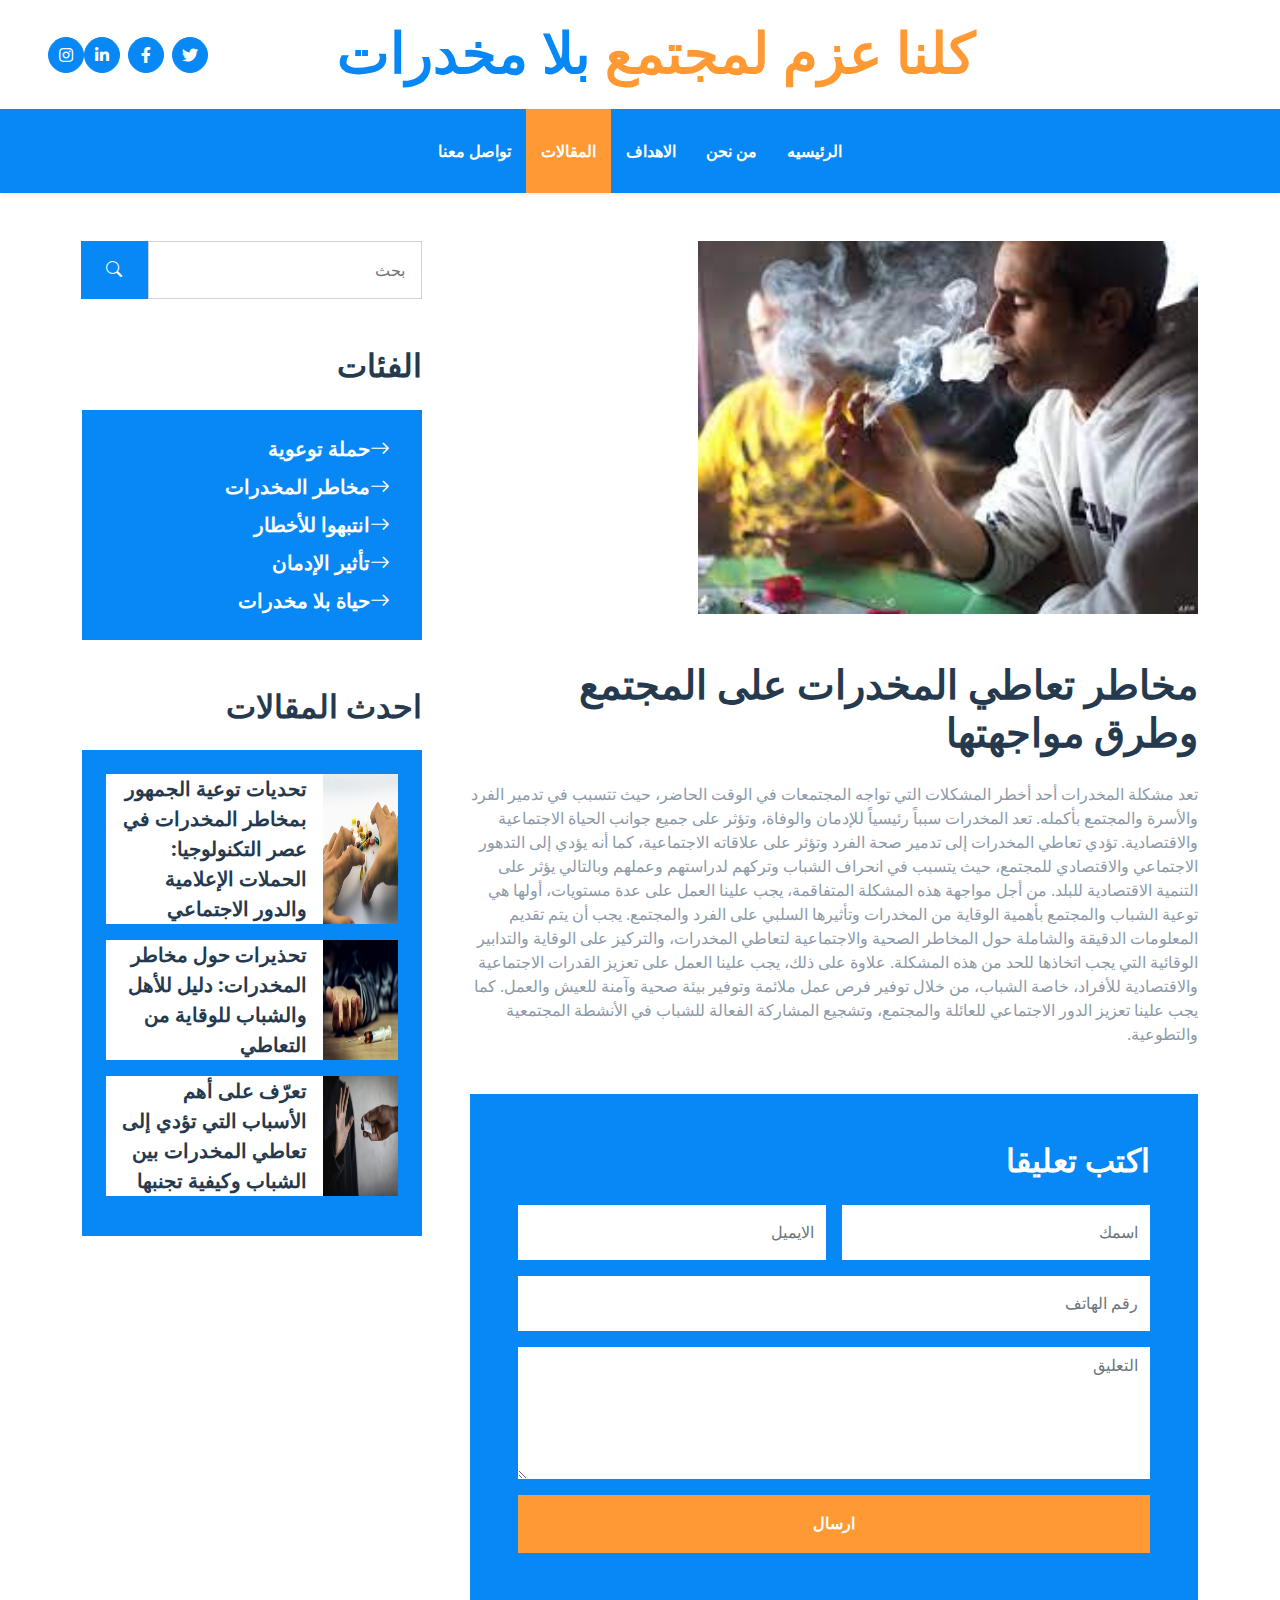
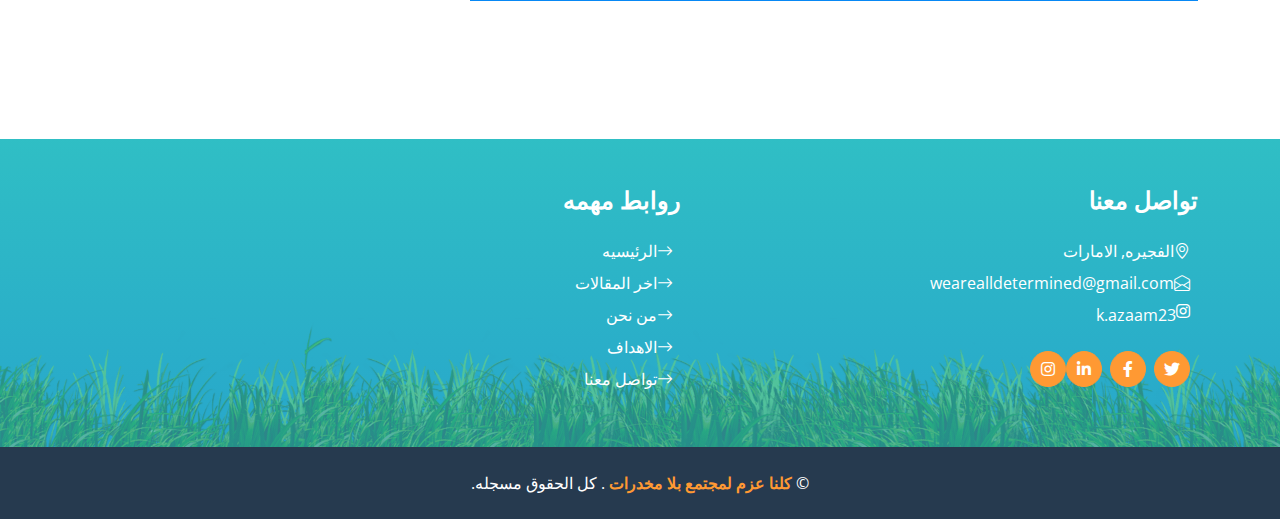
<file: detail5.html>
<!DOCTYPE html>
<html lang="en">

<head>
    <meta charset="utf-8">
    <title>كلنا عزم لمجتمع بلا مخدرات </title>
    <meta content="width=device-width, initial-scale=1.0" name="viewport">
    <meta content="Free HTML Templates" name="keywords">
    <meta content="Free HTML Templates" name="description">

    <!-- Favicon -->
    <link href="img/favicon.ico" rel="icon">

    <!-- Google Web Fonts -->
    <link rel="preconnect" href="https://fonts.gstatic.com">
    <link href="https://fonts.googleapis.com/css2?family=Open+Sans:wght@400;600&family=Roboto:wght@500;700&display=swap" rel="stylesheet">

    <!-- Icon Font Stylesheet -->
    <link href="https://cdnjs.cloudflare.com/ajax/libs/font-awesome/5.15.0/css/all.min.css" rel="stylesheet">
    <link href="https://cdn.jsdelivr.net/npm/bootstrap-icons@1.4.1/font/bootstrap-icons.css" rel="stylesheet">

    <!-- Libraries Stylesheet -->
    <link href="lib/owlcarousel/assets/owl.carousel.min.css" rel="stylesheet">

    <!-- Customized Bootstrap Stylesheet -->
    <link href="css/bootstrap.min.css" rel="stylesheet">

    <!-- Template Stylesheet -->
    <link href="css/style.css" rel="stylesheet">
</head>

<body style="direction: rtl;">
    <!-- Topbar Start -->
    <div class="container-fluid px-5 d-none d-lg-block">
        <div class="row gx-5 py-3 align-items-center">
            <div class="col-lg-3">
                <div class="d-flex align-items-center justify-content-start">
                 
                </div>
            </div>
            <div class="col-lg-6">
                <div class="d-flex align-items-center justify-content-center">
                    <a href="index.html" class="navbar-brand ms-lg-5">
                        <h1 class="m-0 display-4 text-primary"><span class="text-secondary">كلنا عزم لمجتمع </span>بلا مخدرات </h1>
                    </a>
                </div>
            </div>
        <div class="col-lg-3">
                <div class="d-flex align-items-center justify-content-end">
                    <a class="btn btn-primary btn-square rounded-circle me-2" href="#"><i class="fab fa-twitter"></i></a>
                    <a class="btn btn-primary btn-square rounded-circle me-2" href="#"><i class="fab fa-facebook-f"></i></a>
                    <a class="btn btn-primary btn-square rounded-circle me-2" href="#"><i class="fab fa-linkedin-in"></i></a>
                    <a class="btn btn-primary btn-square rounded-circle" href="https://www.instagram.com/k.azaam23/"><i class="fab fa-instagram"></i></a>
                </div>
            </div>
        </div>
    </div>
    <!-- Topbar End -->


    <!-- Navbar Start -->
    <nav class="navbar navbar-expand-lg bg-primary navbar-dark shadow-sm py-3 py-lg-0 px-3 px-lg-5">
        <a href="index.html" class="navbar-brand d-flex d-lg-none">
                        <h1 class="m-0 display-4 text-primary"><span class="text-secondary">كلنا عزم لمجتمع </span>بلا مخدرات </h1>
        </a>
        <button class="navbar-toggler" type="button" data-bs-toggle="collapse" data-bs-target="#navbarCollapse">
            <span class="navbar-toggler-icon"></span>
        </button>
        <div class="collapse navbar-collapse" id="navbarCollapse">
            <div class="navbar-nav mx-auto py-0">
                <a href="index.html" class="nav-item nav-link ">الرئيسيه</a>
                <a href="about.html" class="nav-item nav-link">من نحن</a>
                <a href="service.html" class="nav-item nav-link">الاهداف</a>
                <a href="blog.html" class="nav-item nav-link active">المقالات</a>
                <a href="contact.html" class="nav-item nav-link">تواصل معنا</a>
            </div>
        </div>
    </nav>
    <!-- Navbar End -->




  <!-- Blog Start -->
  <div class="container py-5">
    <div class="row g-5">
        <div class="col-lg-8">
            <!-- Blog Detail Start -->
            <div class="mb-5">
                <div class="row g-5 mb-5">
                    <div class="col-md-6">
                        <img  style="width: 500px; ;" src="img/blog-5.jpg" alt="">
                    </div>
                
                </div>
                <h1 class="mb-4">مخاطر تعاطي المخدرات على المجتمع وطرق مواجهتها</h1>
               <p>
                 
                تعد مشكلة المخدرات أحد أخطر المشكلات التي تواجه المجتمعات في الوقت الحاضر، حيث تتسبب في تدمير الفرد والأسرة والمجتمع بأكمله. تعد المخدرات سبباً رئيسياً للإدمان والوفاة، وتؤثر على جميع جوانب الحياة الاجتماعية والاقتصادية.
                
                تؤدي تعاطي المخدرات إلى تدمير صحة الفرد وتؤثر على علاقاته الاجتماعية، كما أنه يؤدي إلى التدهور الاجتماعي والاقتصادي للمجتمع، حيث يتسبب في انحراف الشباب وتركهم لدراستهم وعملهم وبالتالي يؤثر على التنمية الاقتصادية للبلد.
                
                من أجل مواجهة هذه المشكلة المتفاقمة، يجب علينا العمل على عدة مستويات، أولها هي توعية الشباب والمجتمع بأهمية الوقاية من المخدرات وتأثيرها السلبي على الفرد والمجتمع. يجب أن يتم تقديم المعلومات الدقيقة والشاملة حول المخاطر الصحية والاجتماعية لتعاطي المخدرات، والتركيز على الوقاية والتدابير الوقائية التي يجب اتخاذها للحد من هذه المشكلة.
                
                علاوة على ذلك، يجب علينا العمل على تعزيز القدرات الاجتماعية والاقتصادية للأفراد، خاصة الشباب، من خلال توفير فرص عمل ملائمة وتوفير بيئة صحية وآمنة للعيش والعمل. كما يجب علينا تعزيز الدور الاجتماعي للعائلة والمجتمع، وتشجيع المشاركة الفعالة للشباب في الأنشطة المجتمعية والتطوعية.</p>
            </div>
            <!-- Blog Detail End -->

           

            <!-- Comment Form Start -->
            <div class="bg-primary p-5">
                <h2 class="text-white mb-4">اكتب تعليقا</h2>
                <form>
                    <div class="row g-3">
                        <div class="col-12 col-sm-6">
                            <input type="text" class="form-control bg-white border-0" placeholder="اسمك" style="height: 55px;">
                        </div>
                        <div class="col-12 col-sm-6">
                            <input type="email" class="form-control bg-white border-0" placeholder="الايميل" style="height: 55px;">
                        </div>
                        <div class="col-12">
                            <input type="text" class="form-control bg-white border-0" placeholder="رقم الهاتف" style="height: 55px;">
                        </div>
                        <div class="col-12">
                            <textarea class="form-control bg-white border-0" rows="5" placeholder="التعليق"></textarea>
                        </div>
                        <div class="col-12">
                            <button class="btn btn-secondary w-100 py-3" type="submit">ارسال</button>
                        </div>
                    </div>
                </form>
            </div>
            <!-- Comment Form End -->
        </div>

        <!-- Sidebar Start -->
        <div class="col-lg-4">
            <!-- Search Form Start -->
            <div class="mb-5">
                <div class="input-group">
                    <input type="text" class="form-control p-3" placeholder="بحث">
                    <button class="btn btn-primary px-4"><i class="bi bi-search"></i></button>
                </div>
            </div>
            <!-- Search Form End -->
<!-- Category Start -->
<div class="mb-5">
<h2 class="mb-4">الفئات</h2>
<div class="d-flex flex-column justify-content-start bg-primary p-4">
    <a class="fs-5 fw-bold text-white mb-2" href="#"><i class="bi bi-arrow-right me-2"></i>حملة توعوية</a>
    <a class="fs-5 fw-bold text-white mb-2" href="#"><i class="bi bi-arrow-right me-2"></i>مخاطر المخدرات</a>
    <a class="fs-5 fw-bold text-white mb-2" href="#"><i class="bi bi-arrow-right me-2"></i>انتبهوا للأخطار</a>
    <a class="fs-5 fw-bold text-white mb-2" href="#"><i class="bi bi-arrow-right me-2"></i>تأثير الإدمان</a>
    <a class="fs-5 fw-bold text-white" href="#"><i class="bi bi-arrow-right me-2"></i>حياة بلا مخدرات</a>
</div>
</div>
<!-- Category End -->

            <!-- Recent Post Start -->
            <div class="mb-5">
                <h2 class="mb-4">احدث المقالات</h2>
                <div class="bg-primary p-4">
                    <div class="d-flex overflow-hidden mb-3">
                        <img class="img-fluid flex-shrink-0" src="img/blog-1.jpg" style="width: 75px;" alt="">
                        <a href="detail1.html" class="d-flex align-items-center bg-white text-dark fs-5 fw-bold px-3 mb-0">تحديات توعية الجمهور بمخاطر المخدرات في عصر التكنولوجيا: الحملات الإعلامية والدور الاجتماعي </a>
                    </div>
                    <div class="d-flex overflow-hidden mb-3">
                        <img class="img-fluid flex-shrink-0" src="img/blog-2.jpg" style="width: 75px;" alt="">
                        <a href="detail2.html" class="d-flex align-items-center bg-white text-dark fs-5 fw-bold px-3 mb-0">تحذيرات حول مخاطر المخدرات: دليل للأهل والشباب للوقاية من التعاطي
                        </a>
                    </div>
                    <div class="d-flex overflow-hidden mb-3">
                        <img class="img-fluid flex-shrink-0" src="img/blog-3.jpg" style="width: 75px;" alt="">
                        <a href="detail3.html" class="d-flex align-items-center bg-white text-dark fs-5 fw-bold px-3 mb-0">تعرّف على أهم الأسباب التي تؤدي إلى تعاطي المخدرات بين الشباب وكيفية تجنبها
                        </a>
                    </div>
                    
                </div>
            </div>
            <!-- Recent Post End -->

           
        </div>
        <!-- Sidebar End -->
    </div>
</div>
<!-- Blog End -->

   <!-- Footer Start -->
    <div class="container-fluid bg-footer bg-primary text-white mt-5">
        <div class="container">
            <div class="row gx-5">
                <div class="col-lg-8 col-md-6">
                    <div class="row gx-5">
                        <div class="col-lg-4 col-md-12 pt-5 mb-5">
                            <h4 class="text-white mb-4">تواصل معنا</h4>
                            <div class="d-flex mb-2">
                                <i class="bi bi-geo-alt text-white me-2"></i>
                                <p class="text-white mb-0"> الفجيره, الامارات</p>
                            </div>
                            <div class="d-flex mb-2">
                                <i class="bi bi-envelope-open text-white me-2"></i>
                                <p class="text-white mb-0">wearealldetermined@gmail.com
                                </p>
                            </div>
                            <div class="d-flex mb-2">
                                <i class="fab fa-instagram text-white me-2"></i>
                                <p class="text-white mb-0">k.azaam23
                                </p>
                            </div>
                           <div class="d-flex mt-4">
                                <a class="btn btn-secondary btn-square rounded-circle me-2" href="#"><i class="fab fa-twitter"></i></a>
                                <a class="btn btn-secondary btn-square rounded-circle me-2" href="#"><i class="fab fa-facebook-f"></i></a>
                                <a class="btn btn-secondary btn-square rounded-circle me-2" href="#"><i class="fab fa-linkedin-in"></i></a>
                                <a class="btn btn-secondary btn-square rounded-circle" href="https://www.instagram.com/k.azaam23/"><i class="fab fa-instagram"></i></a>
                            </div>
                        </div>
                        <div class="col-lg-4 col-md-12 pt-0 pt-lg-5 mb-5">
                           
                        </div>
                        <div class="col-lg-4 col-md-12 pt-0 pt-lg-5 mb-5">
                            <h4 class="text-white mb-4">روابط مهمه</h4>
                            <div class="d-flex flex-column justify-content-start">
                                <a class="text-white mb-2" href="index.html"><i class="bi bi-arrow-right text-white me-2"></i>الرئيسيه</a>
                                <a class="text-white mb-2" href="blog.html"><i class="bi bi-arrow-right text-white me-2"></i>اخر المقالات</a>
                                <a class="text-white mb-2" href="about.html"><i class="bi bi-arrow-right text-white me-2"></i>من نحن</a>
                                <a class="text-white mb-2" href="service.html"><i class="bi bi-arrow-right text-white me-2"></i>الاهداف</a>
                                <a class="text-white mb-2" href="contact.html"><i class="bi bi-arrow-right text-white me-2"></i>تواصل معنا</a>
                            </div>
                        </div>
                    </div>
                </div>
                
            </div>
        </div>
    </div>
    <div class="container-fluid bg-dark text-white py-4">
        <div class="container text-center">
            <p class="mb-0">&copy; <a class="text-secondary fw-bold" href="#">كلنا عزم لمجتمع بلا مخدرات 
            </a>. كل الحقوق مسجله. </p>
        </div>
    </div>
    <!-- Footer End -->


    <!-- Back to Top -->
    <a href="#" class="btn btn-secondary py-3 fs-4 back-to-top"><i class="bi bi-arrow-up"></i></a>


    <!-- JavaScript Libraries -->
    <script src="https://code.jquery.com/jquery-3.4.1.min.js"></script>
    <script src="https://cdn.jsdelivr.net/npm/bootstrap@5.0.0/dist/js/bootstrap.bundle.min.js"></script>
    <script src="lib/easing/easing.min.js"></script>
    <script src="lib/waypoints/waypoints.min.js"></script>
    <script src="lib/counterup/counterup.min.js"></script>
    <script src="lib/owlcarousel/owl.carousel.min.js"></script>

    <!-- Template Javascript -->
    <script src="js/main.js"></script>
</body>

</html>
</file>
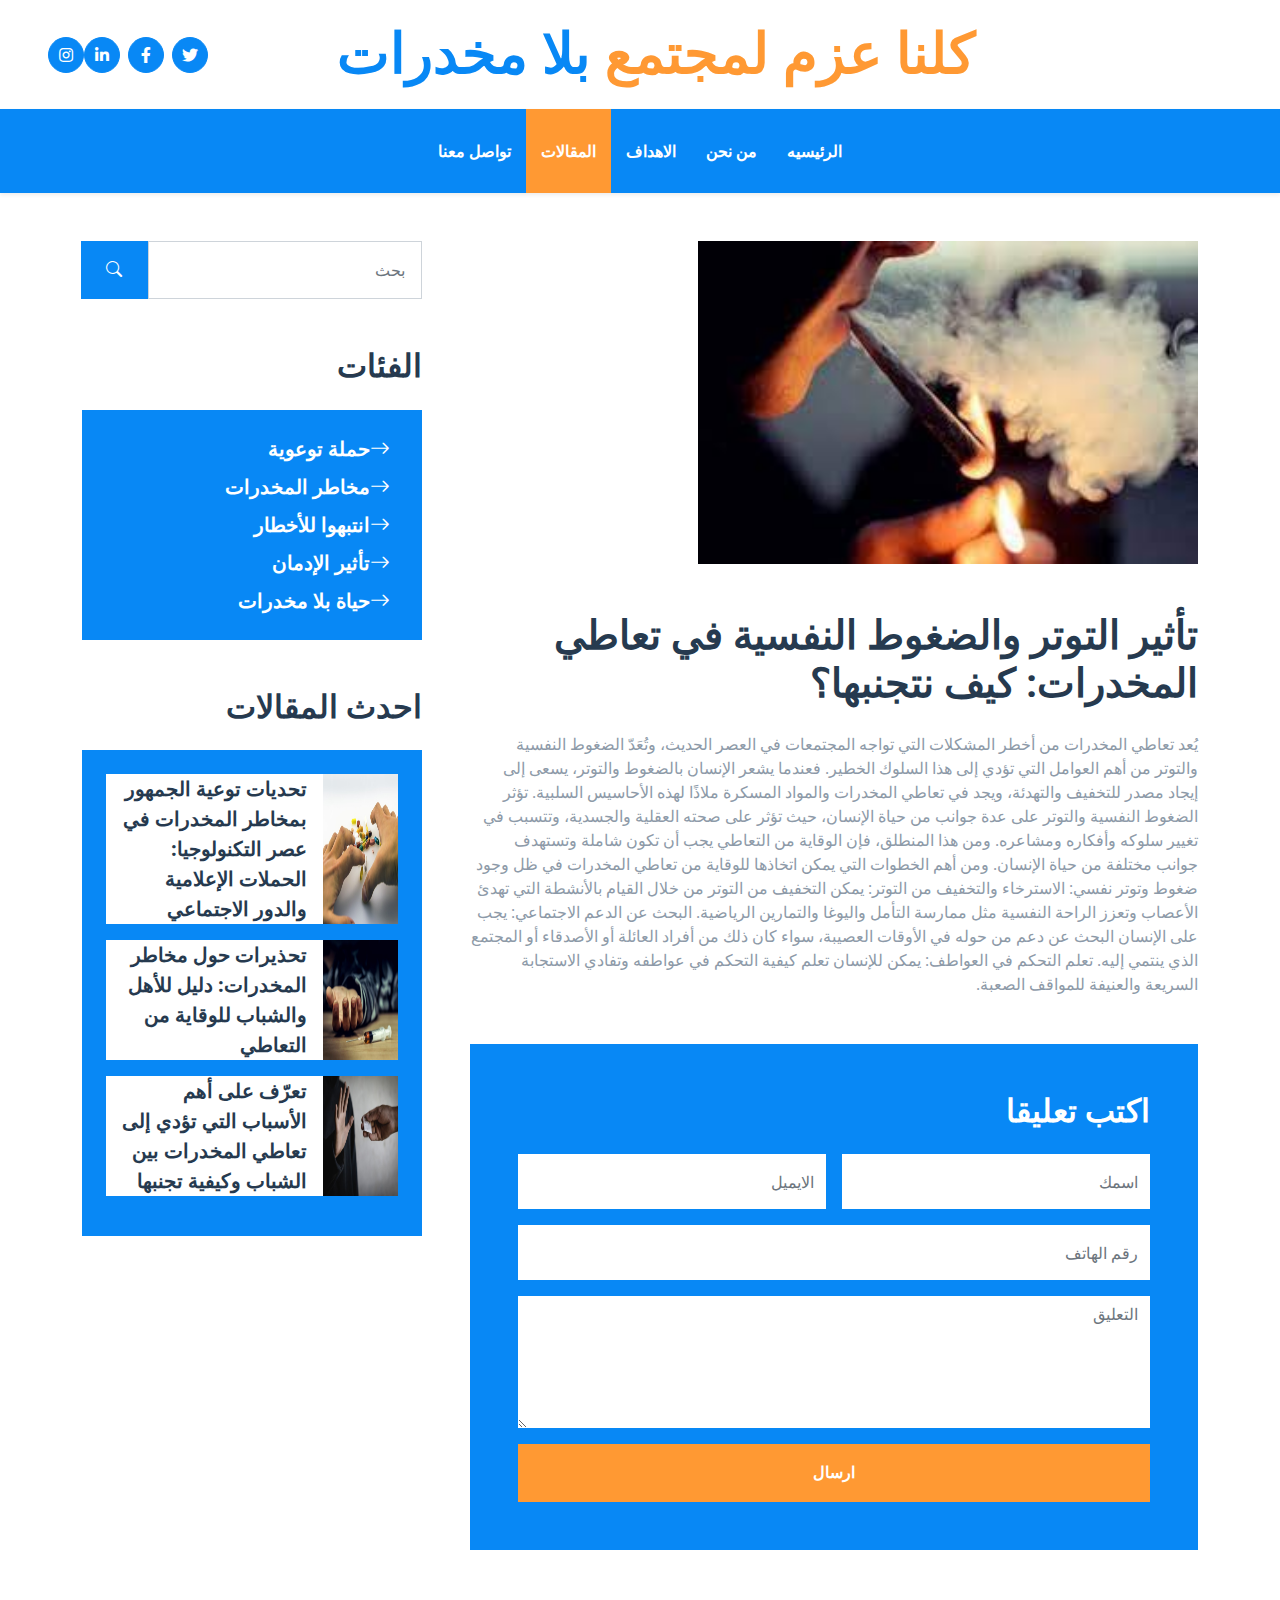
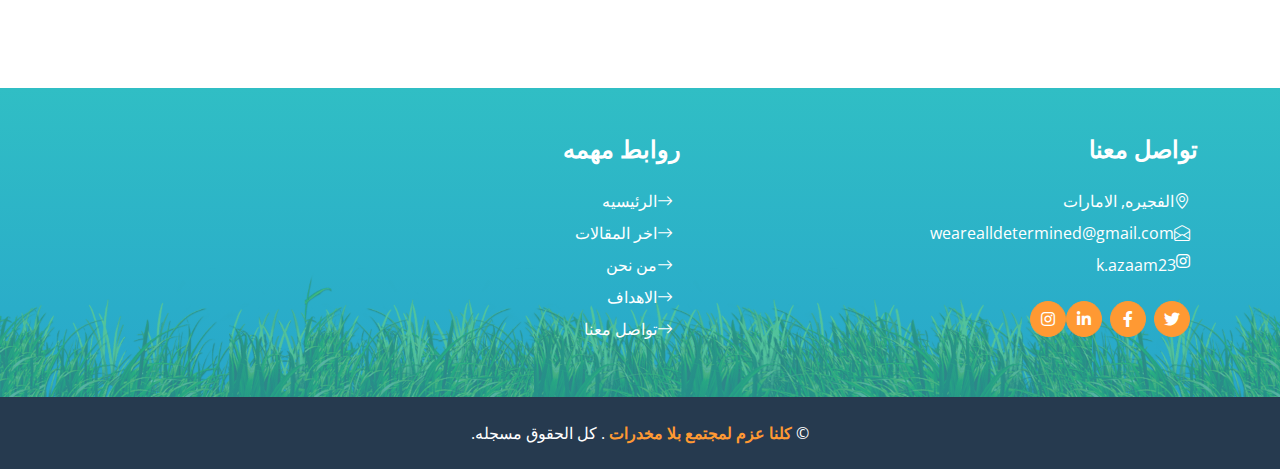
<file: detail6.html>
<!DOCTYPE html>
<html lang="en">

<head>
    <meta charset="utf-8">
    <title>كلنا عزم لمجتمع بلا مخدرات </title>
    <meta content="width=device-width, initial-scale=1.0" name="viewport">
    <meta content="Free HTML Templates" name="keywords">
    <meta content="Free HTML Templates" name="description">

    <!-- Favicon -->
    <link href="img/favicon.ico" rel="icon">

    <!-- Google Web Fonts -->
    <link rel="preconnect" href="https://fonts.gstatic.com">
    <link href="https://fonts.googleapis.com/css2?family=Open+Sans:wght@400;600&family=Roboto:wght@500;700&display=swap" rel="stylesheet">

    <!-- Icon Font Stylesheet -->
    <link href="https://cdnjs.cloudflare.com/ajax/libs/font-awesome/5.15.0/css/all.min.css" rel="stylesheet">
    <link href="https://cdn.jsdelivr.net/npm/bootstrap-icons@1.4.1/font/bootstrap-icons.css" rel="stylesheet">

    <!-- Libraries Stylesheet -->
    <link href="lib/owlcarousel/assets/owl.carousel.min.css" rel="stylesheet">

    <!-- Customized Bootstrap Stylesheet -->
    <link href="css/bootstrap.min.css" rel="stylesheet">

    <!-- Template Stylesheet -->
    <link href="css/style.css" rel="stylesheet">
</head>

<body style="direction: rtl;">
    <!-- Topbar Start -->
    <div class="container-fluid px-5 d-none d-lg-block">
        <div class="row gx-5 py-3 align-items-center">
            <div class="col-lg-3">
                <div class="d-flex align-items-center justify-content-start">
                 
                </div>
            </div>
            <div class="col-lg-6">
                <div class="d-flex align-items-center justify-content-center">
                    <a href="index.html" class="navbar-brand ms-lg-5">
                        <h1 class="m-0 display-4 text-primary"><span class="text-secondary">كلنا عزم لمجتمع </span>بلا مخدرات </h1>
                    </a>
                </div>
            </div>
        <div class="col-lg-3">
                <div class="d-flex align-items-center justify-content-end">
                    <a class="btn btn-primary btn-square rounded-circle me-2" href="#"><i class="fab fa-twitter"></i></a>
                    <a class="btn btn-primary btn-square rounded-circle me-2" href="#"><i class="fab fa-facebook-f"></i></a>
                    <a class="btn btn-primary btn-square rounded-circle me-2" href="#"><i class="fab fa-linkedin-in"></i></a>
                    <a class="btn btn-primary btn-square rounded-circle" href="https://www.instagram.com/k.azaam23/"><i class="fab fa-instagram"></i></a>
                </div>
            </div>
        </div>
    </div>
    <!-- Topbar End -->


    <!-- Navbar Start -->
    <nav class="navbar navbar-expand-lg bg-primary navbar-dark shadow-sm py-3 py-lg-0 px-3 px-lg-5">
        <a href="index.html" class="navbar-brand d-flex d-lg-none">
                        <h1 class="m-0 display-4 text-primary"><span class="text-secondary">كلنا عزم لمجتمع </span>بلا مخدرات </h1>
        </a>
        <button class="navbar-toggler" type="button" data-bs-toggle="collapse" data-bs-target="#navbarCollapse">
            <span class="navbar-toggler-icon"></span>
        </button>
        <div class="collapse navbar-collapse" id="navbarCollapse">
            <div class="navbar-nav mx-auto py-0">
                <a href="index.html" class="nav-item nav-link ">الرئيسيه</a>
                <a href="about.html" class="nav-item nav-link">من نحن</a>
                <a href="service.html" class="nav-item nav-link">الاهداف</a>
                <a href="blog.html" class="nav-item nav-link active">المقالات</a>
                <a href="contact.html" class="nav-item nav-link">تواصل معنا</a>
            </div>
        </div>
    </nav>
    <!-- Navbar End -->



  <!-- Blog Start -->
  <div class="container py-5">
    <div class="row g-5">
        <div class="col-lg-8">
            <!-- Blog Detail Start -->
            <div class="mb-5">
                <div class="row g-5 mb-5">
                    <div class="col-md-6">
                        <img  style="width: 500px; ;" src="img/blog-6.jpg" alt="">
                    </div>
                
                </div>
                <h1 class="mb-4">تأثير التوتر والضغوط النفسية في تعاطي المخدرات: كيف نتجنبها؟</h1>
               <p>
                 
                يُعد تعاطي المخدرات من أخطر المشكلات التي تواجه المجتمعات في العصر الحديث، وتُعَدّ الضغوط النفسية والتوتر من أهم العوامل التي تؤدي إلى هذا السلوك الخطير. فعندما يشعر الإنسان بالضغوط والتوتر، يسعى إلى إيجاد مصدر للتخفيف والتهدئة، ويجد في تعاطي المخدرات والمواد المسكرة ملاذًا لهذه الأحاسيس السلبية.
                
                تؤثر الضغوط النفسية والتوتر على عدة جوانب من حياة الإنسان، حيث تؤثر على صحته العقلية والجسدية، وتتسبب في تغيير سلوكه وأفكاره ومشاعره. ومن هذا المنطلق، فإن الوقاية من التعاطي يجب أن تكون شاملة وتستهدف جوانب مختلفة من حياة الإنسان.
                
                ومن أهم الخطوات التي يمكن اتخاذها للوقاية من تعاطي المخدرات في ظل وجود ضغوط وتوتر نفسي:
                
                الاسترخاء والتخفيف من التوتر: يمكن التخفيف من التوتر من خلال القيام بالأنشطة التي تهدئ الأعصاب وتعزز الراحة النفسية مثل ممارسة التأمل واليوغا والتمارين الرياضية.
                
                البحث عن الدعم الاجتماعي: يجب على الإنسان البحث عن دعم من حوله في الأوقات العصيبة، سواء كان ذلك من أفراد العائلة أو الأصدقاء أو المجتمع الذي ينتمي إليه.
                
                تعلم التحكم في العواطف: يمكن للإنسان تعلم كيفية التحكم في عواطفه وتفادي الاستجابة السريعة والعنيفة للمواقف الصعبة.</p>
            </div>
            <!-- Blog Detail End -->

           

            <!-- Comment Form Start -->
            <div class="bg-primary p-5">
                <h2 class="text-white mb-4">اكتب تعليقا</h2>
                <form>
                    <div class="row g-3">
                        <div class="col-12 col-sm-6">
                            <input type="text" class="form-control bg-white border-0" placeholder="اسمك" style="height: 55px;">
                        </div>
                        <div class="col-12 col-sm-6">
                            <input type="email" class="form-control bg-white border-0" placeholder="الايميل" style="height: 55px;">
                        </div>
                        <div class="col-12">
                            <input type="text" class="form-control bg-white border-0" placeholder="رقم الهاتف" style="height: 55px;">
                        </div>
                        <div class="col-12">
                            <textarea class="form-control bg-white border-0" rows="5" placeholder="التعليق"></textarea>
                        </div>
                        <div class="col-12">
                            <button class="btn btn-secondary w-100 py-3" type="submit">ارسال</button>
                        </div>
                    </div>
                </form>
            </div>
            <!-- Comment Form End -->
        </div>

        <!-- Sidebar Start -->
        <div class="col-lg-4">
            <!-- Search Form Start -->
            <div class="mb-5">
                <div class="input-group">
                    <input type="text" class="form-control p-3" placeholder="بحث">
                    <button class="btn btn-primary px-4"><i class="bi bi-search"></i></button>
                </div>
            </div>
            <!-- Search Form End -->
<!-- Category Start -->
<div class="mb-5">
<h2 class="mb-4">الفئات</h2>
<div class="d-flex flex-column justify-content-start bg-primary p-4">
    <a class="fs-5 fw-bold text-white mb-2" href="#"><i class="bi bi-arrow-right me-2"></i>حملة توعوية</a>
    <a class="fs-5 fw-bold text-white mb-2" href="#"><i class="bi bi-arrow-right me-2"></i>مخاطر المخدرات</a>
    <a class="fs-5 fw-bold text-white mb-2" href="#"><i class="bi bi-arrow-right me-2"></i>انتبهوا للأخطار</a>
    <a class="fs-5 fw-bold text-white mb-2" href="#"><i class="bi bi-arrow-right me-2"></i>تأثير الإدمان</a>
    <a class="fs-5 fw-bold text-white" href="#"><i class="bi bi-arrow-right me-2"></i>حياة بلا مخدرات</a>
</div>
</div>
<!-- Category End -->

            <!-- Recent Post Start -->
            <div class="mb-5">
                <h2 class="mb-4">احدث المقالات</h2>
                <div class="bg-primary p-4">
                    <div class="d-flex overflow-hidden mb-3">
                        <img class="img-fluid flex-shrink-0" src="img/blog-1.jpg" style="width: 75px;" alt="">
                        <a href="detail1.html" class="d-flex align-items-center bg-white text-dark fs-5 fw-bold px-3 mb-0">تحديات توعية الجمهور بمخاطر المخدرات في عصر التكنولوجيا: الحملات الإعلامية والدور الاجتماعي </a>
                    </div>
                    <div class="d-flex overflow-hidden mb-3">
                        <img class="img-fluid flex-shrink-0" src="img/blog-2.jpg" style="width: 75px;" alt="">
                        <a href="detail2.html" class="d-flex align-items-center bg-white text-dark fs-5 fw-bold px-3 mb-0">تحذيرات حول مخاطر المخدرات: دليل للأهل والشباب للوقاية من التعاطي
                        </a>
                    </div>
                    <div class="d-flex overflow-hidden mb-3">
                        <img class="img-fluid flex-shrink-0" src="img/blog-3.jpg" style="width: 75px;" alt="">
                        <a href="detail3.html" class="d-flex align-items-center bg-white text-dark fs-5 fw-bold px-3 mb-0">تعرّف على أهم الأسباب التي تؤدي إلى تعاطي المخدرات بين الشباب وكيفية تجنبها
                        </a>
                    </div>
                    
                </div>
            </div>
            <!-- Recent Post End -->

           
        </div>
        <!-- Sidebar End -->
    </div>
</div>
<!-- Blog End -->

   <!-- Footer Start -->
    <div class="container-fluid bg-footer bg-primary text-white mt-5">
        <div class="container">
            <div class="row gx-5">
                <div class="col-lg-8 col-md-6">
                    <div class="row gx-5">
                        <div class="col-lg-4 col-md-12 pt-5 mb-5">
                            <h4 class="text-white mb-4">تواصل معنا</h4>
                            <div class="d-flex mb-2">
                                <i class="bi bi-geo-alt text-white me-2"></i>
                                <p class="text-white mb-0"> الفجيره, الامارات</p>
                            </div>
                            <div class="d-flex mb-2">
                                <i class="bi bi-envelope-open text-white me-2"></i>
                                <p class="text-white mb-0">wearealldetermined@gmail.com
                                </p>
                            </div>
                            <div class="d-flex mb-2">
                                <i class="fab fa-instagram text-white me-2"></i>
                                <p class="text-white mb-0">k.azaam23
                                </p>
                            </div>
                           <div class="d-flex mt-4">
                                <a class="btn btn-secondary btn-square rounded-circle me-2" href="#"><i class="fab fa-twitter"></i></a>
                                <a class="btn btn-secondary btn-square rounded-circle me-2" href="#"><i class="fab fa-facebook-f"></i></a>
                                <a class="btn btn-secondary btn-square rounded-circle me-2" href="#"><i class="fab fa-linkedin-in"></i></a>
                                <a class="btn btn-secondary btn-square rounded-circle" href="https://www.instagram.com/k.azaam23/"><i class="fab fa-instagram"></i></a>
                            </div>
                        </div>
                        <div class="col-lg-4 col-md-12 pt-0 pt-lg-5 mb-5">
                           
                        </div>
                        <div class="col-lg-4 col-md-12 pt-0 pt-lg-5 mb-5">
                            <h4 class="text-white mb-4">روابط مهمه</h4>
                            <div class="d-flex flex-column justify-content-start">
                                <a class="text-white mb-2" href="index.html"><i class="bi bi-arrow-right text-white me-2"></i>الرئيسيه</a>
                                <a class="text-white mb-2" href="blog.html"><i class="bi bi-arrow-right text-white me-2"></i>اخر المقالات</a>
                                <a class="text-white mb-2" href="about.html"><i class="bi bi-arrow-right text-white me-2"></i>من نحن</a>
                                <a class="text-white mb-2" href="service.html"><i class="bi bi-arrow-right text-white me-2"></i>الاهداف</a>
                                <a class="text-white mb-2" href="contact.html"><i class="bi bi-arrow-right text-white me-2"></i>تواصل معنا</a>
                            </div>
                        </div>
                    </div>
                </div>
                
            </div>
        </div>
    </div>
    <div class="container-fluid bg-dark text-white py-4">
        <div class="container text-center">
            <p class="mb-0">&copy; <a class="text-secondary fw-bold" href="#">كلنا عزم لمجتمع بلا مخدرات 
            </a>. كل الحقوق مسجله. </p>
        </div>
    </div>
    <!-- Footer End -->


    <!-- Back to Top -->
    <a href="#" class="btn btn-secondary py-3 fs-4 back-to-top"><i class="bi bi-arrow-up"></i></a>


    <!-- JavaScript Libraries -->
    <script src="https://code.jquery.com/jquery-3.4.1.min.js"></script>
    <script src="https://cdn.jsdelivr.net/npm/bootstrap@5.0.0/dist/js/bootstrap.bundle.min.js"></script>
    <script src="lib/easing/easing.min.js"></script>
    <script src="lib/waypoints/waypoints.min.js"></script>
    <script src="lib/counterup/counterup.min.js"></script>
    <script src="lib/owlcarousel/owl.carousel.min.js"></script>

    <!-- Template Javascript -->
    <script src="js/main.js"></script>
</body>

</html>
</file>
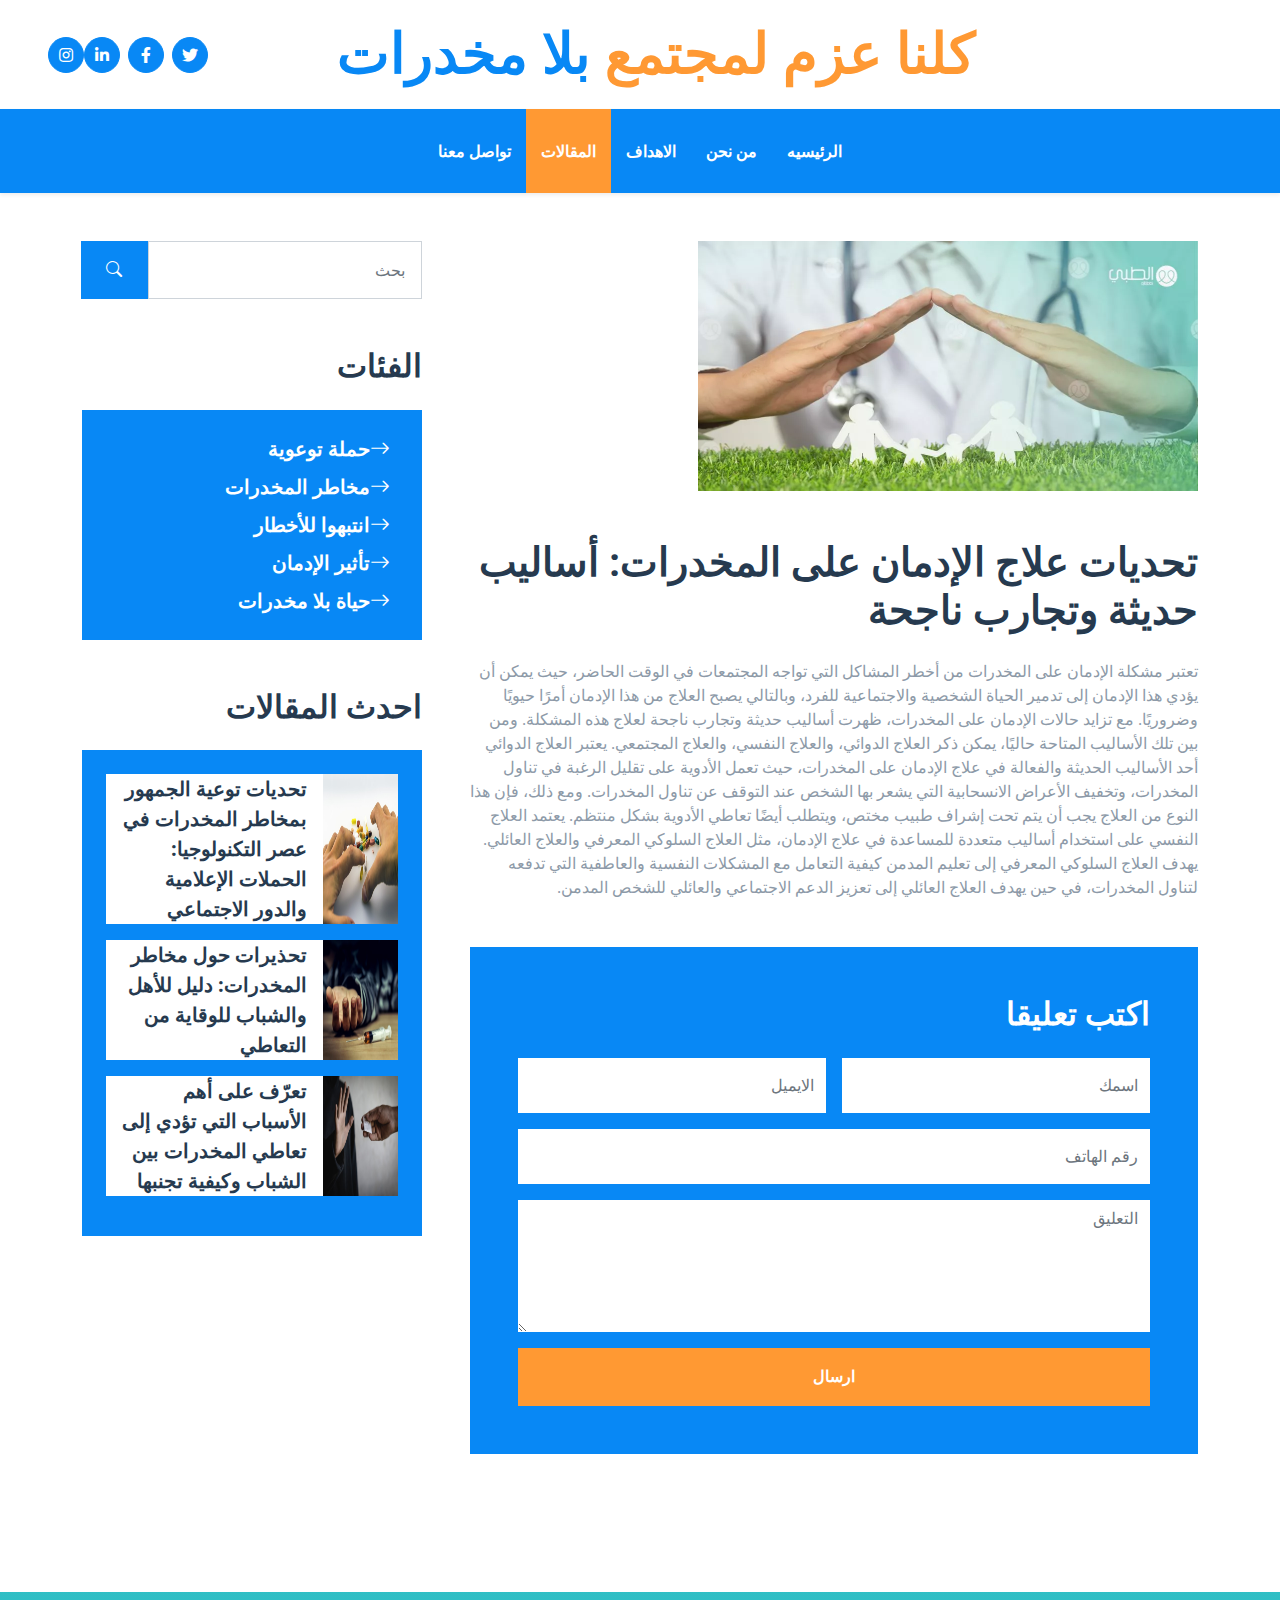
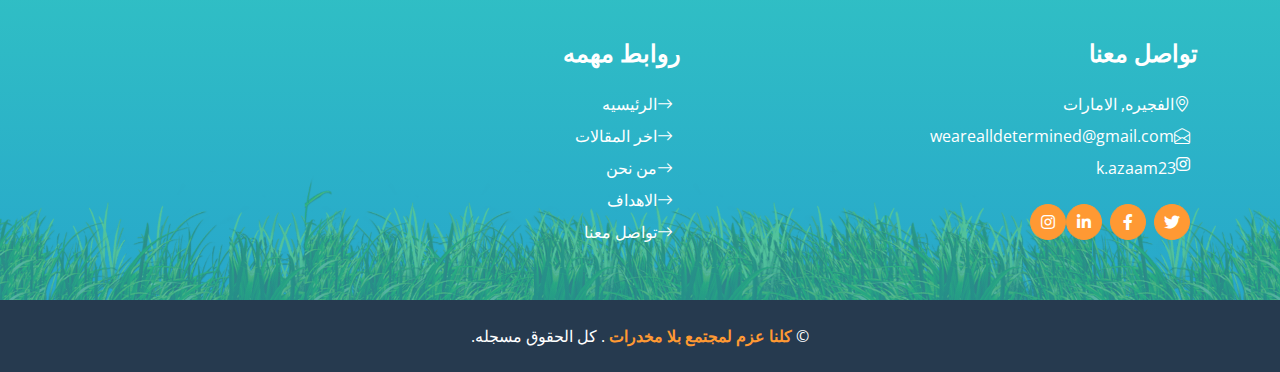
<file: detail7.html>
<!DOCTYPE html>
<html lang="en">

<head>
    <meta charset="utf-8">
    <title>كلنا عزم لمجتمع بلا مخدرات </title>
    <meta content="width=device-width, initial-scale=1.0" name="viewport">
    <meta content="Free HTML Templates" name="keywords">
    <meta content="Free HTML Templates" name="description">

    <!-- Favicon -->
    <link href="img/favicon.ico" rel="icon">

    <!-- Google Web Fonts -->
    <link rel="preconnect" href="https://fonts.gstatic.com">
    <link href="https://fonts.googleapis.com/css2?family=Open+Sans:wght@400;600&family=Roboto:wght@500;700&display=swap" rel="stylesheet">

    <!-- Icon Font Stylesheet -->
    <link href="https://cdnjs.cloudflare.com/ajax/libs/font-awesome/5.15.0/css/all.min.css" rel="stylesheet">
    <link href="https://cdn.jsdelivr.net/npm/bootstrap-icons@1.4.1/font/bootstrap-icons.css" rel="stylesheet">

    <!-- Libraries Stylesheet -->
    <link href="lib/owlcarousel/assets/owl.carousel.min.css" rel="stylesheet">

    <!-- Customized Bootstrap Stylesheet -->
    <link href="css/bootstrap.min.css" rel="stylesheet">

    <!-- Template Stylesheet -->
    <link href="css/style.css" rel="stylesheet">
</head>

<body style="direction: rtl;">
    <!-- Topbar Start -->
    <div class="container-fluid px-5 d-none d-lg-block">
        <div class="row gx-5 py-3 align-items-center">
            <div class="col-lg-3">
                <div class="d-flex align-items-center justify-content-start">
                 
                </div>
            </div>
            <div class="col-lg-6">
                <div class="d-flex align-items-center justify-content-center">
                    <a href="index.html" class="navbar-brand ms-lg-5">
                        <h1 class="m-0 display-4 text-primary"><span class="text-secondary">كلنا عزم لمجتمع </span>بلا مخدرات </h1>
                    </a>
                </div>
            </div>
        <div class="col-lg-3">
                <div class="d-flex align-items-center justify-content-end">
                    <a class="btn btn-primary btn-square rounded-circle me-2" href="#"><i class="fab fa-twitter"></i></a>
                    <a class="btn btn-primary btn-square rounded-circle me-2" href="#"><i class="fab fa-facebook-f"></i></a>
                    <a class="btn btn-primary btn-square rounded-circle me-2" href="#"><i class="fab fa-linkedin-in"></i></a>
                    <a class="btn btn-primary btn-square rounded-circle" href="https://www.instagram.com/k.azaam23/"><i class="fab fa-instagram"></i></a>
                </div>
            </div>
        </div>
    </div>
    <!-- Topbar End -->


    <!-- Navbar Start -->
    <nav class="navbar navbar-expand-lg bg-primary navbar-dark shadow-sm py-3 py-lg-0 px-3 px-lg-5">
        <a href="index.html" class="navbar-brand d-flex d-lg-none">
                        <h1 class="m-0 display-4 text-primary"><span class="text-secondary">كلنا عزم لمجتمع </span>بلا مخدرات </h1>
        </a>
        <button class="navbar-toggler" type="button" data-bs-toggle="collapse" data-bs-target="#navbarCollapse">
            <span class="navbar-toggler-icon"></span>
        </button>
        <div class="collapse navbar-collapse" id="navbarCollapse">
            <div class="navbar-nav mx-auto py-0">
                <a href="index.html" class="nav-item nav-link ">الرئيسيه</a>
                <a href="about.html" class="nav-item nav-link">من نحن</a>
                <a href="service.html" class="nav-item nav-link">الاهداف</a>
                <a href="blog.html" class="nav-item nav-link active">المقالات</a>
                <a href="contact.html" class="nav-item nav-link">تواصل معنا</a>
            </div>
        </div>
    </nav>
    <!-- Navbar End -->



  <!-- Blog Start -->
  <div class="container py-5">
    <div class="row g-5">
        <div class="col-lg-8">
            <!-- Blog Detail Start -->
            <div class="mb-5">
                <div class="row g-5 mb-5">
                    <div class="col-md-6">
                        <img  style="width: 500px; ;" src="img/blog-7.jpg" alt="">
                    </div>
                
                </div>
                <h1 class="mb-4">تحديات علاج الإدمان على المخدرات: أساليب حديثة وتجارب ناجحة</h1>
                <p>تعتبر مشكلة الإدمان على المخدرات من أخطر المشاكل التي تواجه المجتمعات في الوقت الحاضر، حيث يمكن أن يؤدي هذا الإدمان إلى تدمير الحياة الشخصية والاجتماعية للفرد، وبالتالي يصبح العلاج من هذا الإدمان أمرًا حيويًا وضروريًا.

                    مع تزايد حالات الإدمان على المخدرات، ظهرت أساليب حديثة وتجارب ناجحة لعلاج هذه المشكلة. ومن بين تلك الأساليب المتاحة حاليًا، يمكن ذكر العلاج الدوائي، والعلاج النفسي، والعلاج المجتمعي.
                    
                    يعتبر العلاج الدوائي أحد الأساليب الحديثة والفعالة في علاج الإدمان على المخدرات، حيث تعمل الأدوية على تقليل الرغبة في تناول المخدرات، وتخفيف الأعراض الانسحابية التي يشعر بها الشخص عند التوقف عن تناول المخدرات. ومع ذلك، فإن هذا النوع من العلاج يجب أن يتم تحت إشراف طبيب مختص، ويتطلب أيضًا تعاطي الأدوية بشكل منتظم.
                    
                    يعتمد العلاج النفسي على استخدام أساليب متعددة للمساعدة في علاج الإدمان، مثل العلاج السلوكي المعرفي والعلاج العائلي. يهدف العلاج السلوكي المعرفي إلى تعليم المدمن كيفية التعامل مع المشكلات النفسية والعاطفية التي تدفعه لتناول المخدرات، في حين يهدف العلاج العائلي إلى تعزيز الدعم الاجتماعي والعائلي للشخص المدمن.</p>
            </div>
            <!-- Blog Detail End -->

           

            <!-- Comment Form Start -->
            <div class="bg-primary p-5">
                <h2 class="text-white mb-4">اكتب تعليقا</h2>
                <form>
                    <div class="row g-3">
                        <div class="col-12 col-sm-6">
                            <input type="text" class="form-control bg-white border-0" placeholder="اسمك" style="height: 55px;">
                        </div>
                        <div class="col-12 col-sm-6">
                            <input type="email" class="form-control bg-white border-0" placeholder="الايميل" style="height: 55px;">
                        </div>
                        <div class="col-12">
                            <input type="text" class="form-control bg-white border-0" placeholder="رقم الهاتف" style="height: 55px;">
                        </div>
                        <div class="col-12">
                            <textarea class="form-control bg-white border-0" rows="5" placeholder="التعليق"></textarea>
                        </div>
                        <div class="col-12">
                            <button class="btn btn-secondary w-100 py-3" type="submit">ارسال</button>
                        </div>
                    </div>
                </form>
            </div>
            <!-- Comment Form End -->
        </div>

        <!-- Sidebar Start -->
        <div class="col-lg-4">
            <!-- Search Form Start -->
            <div class="mb-5">
                <div class="input-group">
                    <input type="text" class="form-control p-3" placeholder="بحث">
                    <button class="btn btn-primary px-4"><i class="bi bi-search"></i></button>
                </div>
            </div>
            <!-- Search Form End -->
<!-- Category Start -->
<div class="mb-5">
<h2 class="mb-4">الفئات</h2>
<div class="d-flex flex-column justify-content-start bg-primary p-4">
    <a class="fs-5 fw-bold text-white mb-2" href="#"><i class="bi bi-arrow-right me-2"></i>حملة توعوية</a>
    <a class="fs-5 fw-bold text-white mb-2" href="#"><i class="bi bi-arrow-right me-2"></i>مخاطر المخدرات</a>
    <a class="fs-5 fw-bold text-white mb-2" href="#"><i class="bi bi-arrow-right me-2"></i>انتبهوا للأخطار</a>
    <a class="fs-5 fw-bold text-white mb-2" href="#"><i class="bi bi-arrow-right me-2"></i>تأثير الإدمان</a>
    <a class="fs-5 fw-bold text-white" href="#"><i class="bi bi-arrow-right me-2"></i>حياة بلا مخدرات</a>
</div>
</div>
<!-- Category End -->

            <!-- Recent Post Start -->
            <div class="mb-5">
                <h2 class="mb-4">احدث المقالات</h2>
                <div class="bg-primary p-4">
                    <div class="d-flex overflow-hidden mb-3">
                        <img class="img-fluid flex-shrink-0" src="img/blog-1.jpg" style="width: 75px;" alt="">
                        <a href="detail1.html" class="d-flex align-items-center bg-white text-dark fs-5 fw-bold px-3 mb-0">تحديات توعية الجمهور بمخاطر المخدرات في عصر التكنولوجيا: الحملات الإعلامية والدور الاجتماعي </a>
                    </div>
                    <div class="d-flex overflow-hidden mb-3">
                        <img class="img-fluid flex-shrink-0" src="img/blog-2.jpg" style="width: 75px;" alt="">
                        <a href="detail2.html" class="d-flex align-items-center bg-white text-dark fs-5 fw-bold px-3 mb-0">تحذيرات حول مخاطر المخدرات: دليل للأهل والشباب للوقاية من التعاطي
                        </a>
                    </div>
                    <div class="d-flex overflow-hidden mb-3">
                        <img class="img-fluid flex-shrink-0" src="img/blog-3.jpg" style="width: 75px;" alt="">
                        <a href="detail3.html" class="d-flex align-items-center bg-white text-dark fs-5 fw-bold px-3 mb-0">تعرّف على أهم الأسباب التي تؤدي إلى تعاطي المخدرات بين الشباب وكيفية تجنبها
                        </a>
                    </div>
                    
                </div>
            </div>
            <!-- Recent Post End -->

           
        </div>
        <!-- Sidebar End -->
    </div>
</div>
<!-- Blog End -->

   <!-- Footer Start -->
    <div class="container-fluid bg-footer bg-primary text-white mt-5">
        <div class="container">
            <div class="row gx-5">
                <div class="col-lg-8 col-md-6">
                    <div class="row gx-5">
                        <div class="col-lg-4 col-md-12 pt-5 mb-5">
                            <h4 class="text-white mb-4">تواصل معنا</h4>
                            <div class="d-flex mb-2">
                                <i class="bi bi-geo-alt text-white me-2"></i>
                                <p class="text-white mb-0"> الفجيره, الامارات</p>
                            </div>
                            <div class="d-flex mb-2">
                                <i class="bi bi-envelope-open text-white me-2"></i>
                                <p class="text-white mb-0">wearealldetermined@gmail.com
                                </p>
                            </div>
                            <div class="d-flex mb-2">
                                <i class="fab fa-instagram text-white me-2"></i>
                                <p class="text-white mb-0">k.azaam23
                                </p>
                            </div>
                           <div class="d-flex mt-4">
                                <a class="btn btn-secondary btn-square rounded-circle me-2" href="#"><i class="fab fa-twitter"></i></a>
                                <a class="btn btn-secondary btn-square rounded-circle me-2" href="#"><i class="fab fa-facebook-f"></i></a>
                                <a class="btn btn-secondary btn-square rounded-circle me-2" href="#"><i class="fab fa-linkedin-in"></i></a>
                                <a class="btn btn-secondary btn-square rounded-circle" href="https://www.instagram.com/k.azaam23/"><i class="fab fa-instagram"></i></a>
                            </div>
                        </div>
                        <div class="col-lg-4 col-md-12 pt-0 pt-lg-5 mb-5">
                           
                        </div>
                        <div class="col-lg-4 col-md-12 pt-0 pt-lg-5 mb-5">
                            <h4 class="text-white mb-4">روابط مهمه</h4>
                            <div class="d-flex flex-column justify-content-start">
                                <a class="text-white mb-2" href="index.html"><i class="bi bi-arrow-right text-white me-2"></i>الرئيسيه</a>
                                <a class="text-white mb-2" href="blog.html"><i class="bi bi-arrow-right text-white me-2"></i>اخر المقالات</a>
                                <a class="text-white mb-2" href="about.html"><i class="bi bi-arrow-right text-white me-2"></i>من نحن</a>
                                <a class="text-white mb-2" href="service.html"><i class="bi bi-arrow-right text-white me-2"></i>الاهداف</a>
                                <a class="text-white mb-2" href="contact.html"><i class="bi bi-arrow-right text-white me-2"></i>تواصل معنا</a>
                            </div>
                        </div>
                    </div>
                </div>
                
            </div>
        </div>
    </div>
    <div class="container-fluid bg-dark text-white py-4">
        <div class="container text-center">
            <p class="mb-0">&copy; <a class="text-secondary fw-bold" href="#">كلنا عزم لمجتمع بلا مخدرات 
            </a>. كل الحقوق مسجله. </p>
        </div>
    </div>
    <!-- Footer End -->


    <!-- Back to Top -->
    <a href="#" class="btn btn-secondary py-3 fs-4 back-to-top"><i class="bi bi-arrow-up"></i></a>


    <!-- JavaScript Libraries -->
    <script src="https://code.jquery.com/jquery-3.4.1.min.js"></script>
    <script src="https://cdn.jsdelivr.net/npm/bootstrap@5.0.0/dist/js/bootstrap.bundle.min.js"></script>
    <script src="lib/easing/easing.min.js"></script>
    <script src="lib/waypoints/waypoints.min.js"></script>
    <script src="lib/counterup/counterup.min.js"></script>
    <script src="lib/owlcarousel/owl.carousel.min.js"></script>

    <!-- Template Javascript -->
    <script src="js/main.js"></script>
</body>

</html>
</file>
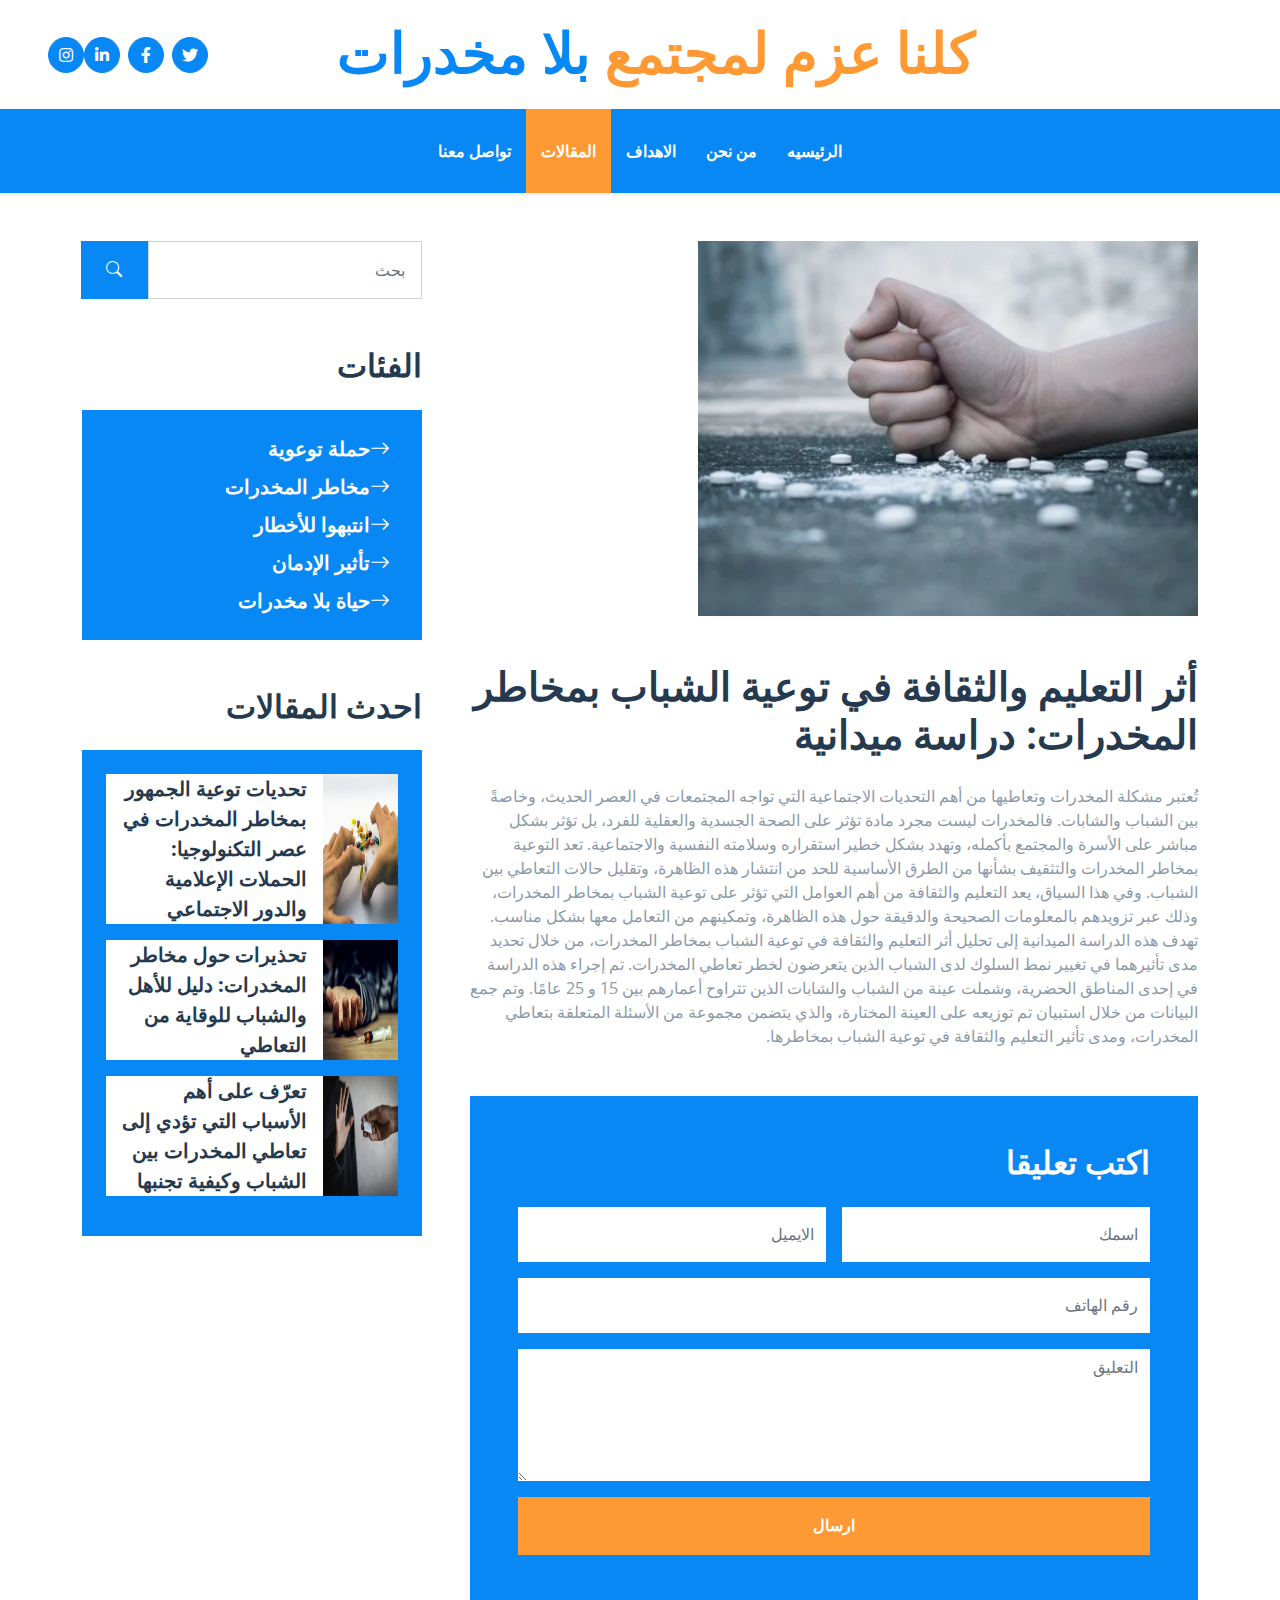
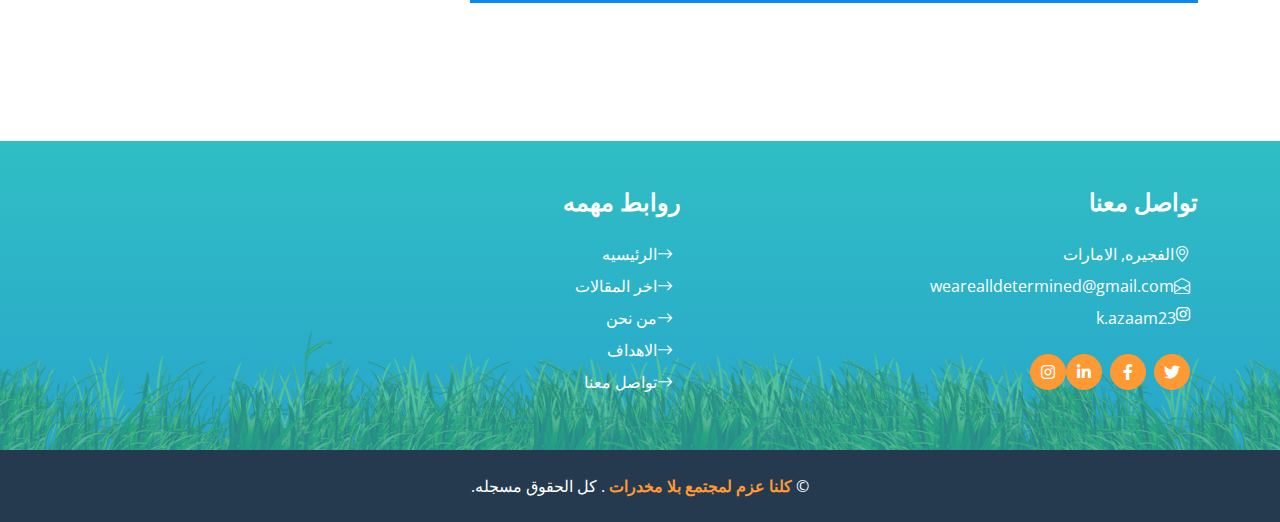
<file: detail8.html>
<!DOCTYPE html>
<html lang="en">

<head>
    <meta charset="utf-8">
    <title>كلنا عزم لمجتمع بلا مخدرات </title>
    <meta content="width=device-width, initial-scale=1.0" name="viewport">
    <meta content="Free HTML Templates" name="keywords">
    <meta content="Free HTML Templates" name="description">

    <!-- Favicon -->
    <link href="img/favicon.ico" rel="icon">

    <!-- Google Web Fonts -->
    <link rel="preconnect" href="https://fonts.gstatic.com">
    <link href="https://fonts.googleapis.com/css2?family=Open+Sans:wght@400;600&family=Roboto:wght@500;700&display=swap" rel="stylesheet">

    <!-- Icon Font Stylesheet -->
    <link href="https://cdnjs.cloudflare.com/ajax/libs/font-awesome/5.15.0/css/all.min.css" rel="stylesheet">
    <link href="https://cdn.jsdelivr.net/npm/bootstrap-icons@1.4.1/font/bootstrap-icons.css" rel="stylesheet">

    <!-- Libraries Stylesheet -->
    <link href="lib/owlcarousel/assets/owl.carousel.min.css" rel="stylesheet">

    <!-- Customized Bootstrap Stylesheet -->
    <link href="css/bootstrap.min.css" rel="stylesheet">

    <!-- Template Stylesheet -->
    <link href="css/style.css" rel="stylesheet">
</head>

<body style="direction: rtl;">
    <!-- Topbar Start -->
    <div class="container-fluid px-5 d-none d-lg-block">
        <div class="row gx-5 py-3 align-items-center">
            <div class="col-lg-3">
                <div class="d-flex align-items-center justify-content-start">
                 
                </div>
            </div>
            <div class="col-lg-6">
                <div class="d-flex align-items-center justify-content-center">
                    <a href="index.html" class="navbar-brand ms-lg-5">
                        <h1 class="m-0 display-4 text-primary"><span class="text-secondary">كلنا عزم لمجتمع </span>بلا مخدرات </h1>
                    </a>
                </div>
            </div>
        <div class="col-lg-3">
                <div class="d-flex align-items-center justify-content-end">
                    <a class="btn btn-primary btn-square rounded-circle me-2" href="#"><i class="fab fa-twitter"></i></a>
                    <a class="btn btn-primary btn-square rounded-circle me-2" href="#"><i class="fab fa-facebook-f"></i></a>
                    <a class="btn btn-primary btn-square rounded-circle me-2" href="#"><i class="fab fa-linkedin-in"></i></a>
                    <a class="btn btn-primary btn-square rounded-circle" href="https://www.instagram.com/k.azaam23/"><i class="fab fa-instagram"></i></a>
                </div>
            </div>
        </div>
    </div>
    <!-- Topbar End -->


    <!-- Navbar Start -->
    <nav class="navbar navbar-expand-lg bg-primary navbar-dark shadow-sm py-3 py-lg-0 px-3 px-lg-5">
        <a href="index.html" class="navbar-brand d-flex d-lg-none">
                        <h1 class="m-0 display-4 text-primary"><span class="text-secondary">كلنا عزم لمجتمع </span>بلا مخدرات </h1>
        </a>
        <button class="navbar-toggler" type="button" data-bs-toggle="collapse" data-bs-target="#navbarCollapse">
            <span class="navbar-toggler-icon"></span>
        </button>
        <div class="collapse navbar-collapse" id="navbarCollapse">
            <div class="navbar-nav mx-auto py-0">
                <a href="index.html" class="nav-item nav-link ">الرئيسيه</a>
                <a href="about.html" class="nav-item nav-link">من نحن</a>
                <a href="service.html" class="nav-item nav-link">الاهداف</a>
                <a href="blog.html" class="nav-item nav-link active">المقالات</a>
                <a href="contact.html" class="nav-item nav-link">تواصل معنا</a>
            </div>
        </div>
    </nav>
    <!-- Navbar End -->



  <!-- Blog Start -->
  <div class="container py-5">
    <div class="row g-5">
        <div class="col-lg-8">
            <!-- Blog Detail Start -->
            <div class="mb-5">
                <div class="row g-5 mb-5">
                    <div class="col-md-6">
                        <img  style="width: 500px; ;" src="img/blog-8.jpg" alt="">
                    </div>
                
                </div>
                <h1 class="mb-4">أثر التعليم والثقافة في توعية الشباب بمخاطر المخدرات: دراسة ميدانية</h1>
               <p>
                 
                تُعتبر مشكلة المخدرات وتعاطيها من أهم التحديات الاجتماعية التي تواجه المجتمعات في العصر الحديث، وخاصةً بين الشباب والشابات. فالمخدرات ليست مجرد مادة تؤثر على الصحة الجسدية والعقلية للفرد، بل تؤثر بشكل مباشر على الأسرة والمجتمع بأكمله، وتهدد بشكل خطير استقراره وسلامته النفسية والاجتماعية.
                
                تعد التوعية بمخاطر المخدرات والتثقيف بشأنها من الطرق الأساسية للحد من انتشار هذه الظاهرة، وتقليل حالات التعاطي بين الشباب. وفي هذا السياق، يعد التعليم والثقافة من أهم العوامل التي تؤثر على توعية الشباب بمخاطر المخدرات، وذلك عبر تزويدهم بالمعلومات الصحيحة والدقيقة حول هذه الظاهرة، وتمكينهم من التعامل معها بشكل مناسب.
                
                تهدف هذه الدراسة الميدانية إلى تحليل أثر التعليم والثقافة في توعية الشباب بمخاطر المخدرات، من خلال تحديد مدى تأثيرهما في تغيير نمط السلوك لدى الشباب الذين يتعرضون لخطر تعاطي المخدرات.
                
                تم إجراء هذه الدراسة في إحدى المناطق الحضرية، وشملت عينة من الشباب والشابات الذين تتراوح أعمارهم بين 15 و 25 عامًا. وتم جمع البيانات من خلال استبيان تم توزيعه على العينة المختارة، والذي يتضمن مجموعة من الأسئلة المتعلقة بتعاطي المخدرات، ومدى تأثير التعليم والثقافة في توعية الشباب بمخاطرها.</p>
            </div>
            <!-- Blog Detail End -->

           

            <!-- Comment Form Start -->
            <div class="bg-primary p-5">
                <h2 class="text-white mb-4">اكتب تعليقا</h2>
                <form>
                    <div class="row g-3">
                        <div class="col-12 col-sm-6">
                            <input type="text" class="form-control bg-white border-0" placeholder="اسمك" style="height: 55px;">
                        </div>
                        <div class="col-12 col-sm-6">
                            <input type="email" class="form-control bg-white border-0" placeholder="الايميل" style="height: 55px;">
                        </div>
                        <div class="col-12">
                            <input type="text" class="form-control bg-white border-0" placeholder="رقم الهاتف" style="height: 55px;">
                        </div>
                        <div class="col-12">
                            <textarea class="form-control bg-white border-0" rows="5" placeholder="التعليق"></textarea>
                        </div>
                        <div class="col-12">
                            <button class="btn btn-secondary w-100 py-3" type="submit">ارسال</button>
                        </div>
                    </div>
                </form>
            </div>
            <!-- Comment Form End -->
        </div>

        <!-- Sidebar Start -->
        <div class="col-lg-4">
            <!-- Search Form Start -->
            <div class="mb-5">
                <div class="input-group">
                    <input type="text" class="form-control p-3" placeholder="بحث">
                    <button class="btn btn-primary px-4"><i class="bi bi-search"></i></button>
                </div>
            </div>
            <!-- Search Form End -->
<!-- Category Start -->
<div class="mb-5">
<h2 class="mb-4">الفئات</h2>
<div class="d-flex flex-column justify-content-start bg-primary p-4">
    <a class="fs-5 fw-bold text-white mb-2" href="#"><i class="bi bi-arrow-right me-2"></i>حملة توعوية</a>
    <a class="fs-5 fw-bold text-white mb-2" href="#"><i class="bi bi-arrow-right me-2"></i>مخاطر المخدرات</a>
    <a class="fs-5 fw-bold text-white mb-2" href="#"><i class="bi bi-arrow-right me-2"></i>انتبهوا للأخطار</a>
    <a class="fs-5 fw-bold text-white mb-2" href="#"><i class="bi bi-arrow-right me-2"></i>تأثير الإدمان</a>
    <a class="fs-5 fw-bold text-white" href="#"><i class="bi bi-arrow-right me-2"></i>حياة بلا مخدرات</a>
</div>
</div>
<!-- Category End -->

            <!-- Recent Post Start -->
            <div class="mb-5">
                <h2 class="mb-4">احدث المقالات</h2>
                <div class="bg-primary p-4">
                    <div class="d-flex overflow-hidden mb-3">
                        <img class="img-fluid flex-shrink-0" src="img/blog-1.jpg" style="width: 75px;" alt="">
                        <a href="detail1.html" class="d-flex align-items-center bg-white text-dark fs-5 fw-bold px-3 mb-0">تحديات توعية الجمهور بمخاطر المخدرات في عصر التكنولوجيا: الحملات الإعلامية والدور الاجتماعي </a>
                    </div>
                    <div class="d-flex overflow-hidden mb-3">
                        <img class="img-fluid flex-shrink-0" src="img/blog-2.jpg" style="width: 75px;" alt="">
                        <a href="detail2.html" class="d-flex align-items-center bg-white text-dark fs-5 fw-bold px-3 mb-0">تحذيرات حول مخاطر المخدرات: دليل للأهل والشباب للوقاية من التعاطي
                        </a>
                    </div>
                    <div class="d-flex overflow-hidden mb-3">
                        <img class="img-fluid flex-shrink-0" src="img/blog-3.jpg" style="width: 75px;" alt="">
                        <a href="detail3.html" class="d-flex align-items-center bg-white text-dark fs-5 fw-bold px-3 mb-0">تعرّف على أهم الأسباب التي تؤدي إلى تعاطي المخدرات بين الشباب وكيفية تجنبها
                        </a>
                    </div>
                    
                </div>
            </div>
            <!-- Recent Post End -->

           
        </div>
        <!-- Sidebar End -->
    </div>
</div>
<!-- Blog End -->
   <!-- Footer Start -->
    <div class="container-fluid bg-footer bg-primary text-white mt-5">
        <div class="container">
            <div class="row gx-5">
                <div class="col-lg-8 col-md-6">
                    <div class="row gx-5">
                        <div class="col-lg-4 col-md-12 pt-5 mb-5">
                            <h4 class="text-white mb-4">تواصل معنا</h4>
                            <div class="d-flex mb-2">
                                <i class="bi bi-geo-alt text-white me-2"></i>
                                <p class="text-white mb-0"> الفجيره, الامارات</p>
                            </div>
                            <div class="d-flex mb-2">
                                <i class="bi bi-envelope-open text-white me-2"></i>
                                <p class="text-white mb-0">wearealldetermined@gmail.com
                                </p>
                            </div>
                            <div class="d-flex mb-2">
                                <i class="fab fa-instagram text-white me-2"></i>
                                <p class="text-white mb-0">k.azaam23
                                </p>
                            </div>
                           <div class="d-flex mt-4">
                                <a class="btn btn-secondary btn-square rounded-circle me-2" href="#"><i class="fab fa-twitter"></i></a>
                                <a class="btn btn-secondary btn-square rounded-circle me-2" href="#"><i class="fab fa-facebook-f"></i></a>
                                <a class="btn btn-secondary btn-square rounded-circle me-2" href="#"><i class="fab fa-linkedin-in"></i></a>
                                <a class="btn btn-secondary btn-square rounded-circle" href="https://www.instagram.com/k.azaam23/"><i class="fab fa-instagram"></i></a>
                            </div>
                        </div>
                        <div class="col-lg-4 col-md-12 pt-0 pt-lg-5 mb-5">
                           
                        </div>
                        <div class="col-lg-4 col-md-12 pt-0 pt-lg-5 mb-5">
                            <h4 class="text-white mb-4">روابط مهمه</h4>
                            <div class="d-flex flex-column justify-content-start">
                                <a class="text-white mb-2" href="index.html"><i class="bi bi-arrow-right text-white me-2"></i>الرئيسيه</a>
                                <a class="text-white mb-2" href="blog.html"><i class="bi bi-arrow-right text-white me-2"></i>اخر المقالات</a>
                                <a class="text-white mb-2" href="about.html"><i class="bi bi-arrow-right text-white me-2"></i>من نحن</a>
                                <a class="text-white mb-2" href="service.html"><i class="bi bi-arrow-right text-white me-2"></i>الاهداف</a>
                                <a class="text-white mb-2" href="contact.html"><i class="bi bi-arrow-right text-white me-2"></i>تواصل معنا</a>
                            </div>
                        </div>
                    </div>
                </div>
                
            </div>
        </div>
    </div>
    <div class="container-fluid bg-dark text-white py-4">
        <div class="container text-center">
            <p class="mb-0">&copy; <a class="text-secondary fw-bold" href="#">كلنا عزم لمجتمع بلا مخدرات 
            </a>. كل الحقوق مسجله. </p>
        </div>
    </div>
    <!-- Footer End -->


    <!-- Back to Top -->
    <a href="#" class="btn btn-secondary py-3 fs-4 back-to-top"><i class="bi bi-arrow-up"></i></a>


    <!-- JavaScript Libraries -->
    <script src="https://code.jquery.com/jquery-3.4.1.min.js"></script>
    <script src="https://cdn.jsdelivr.net/npm/bootstrap@5.0.0/dist/js/bootstrap.bundle.min.js"></script>
    <script src="lib/easing/easing.min.js"></script>
    <script src="lib/waypoints/waypoints.min.js"></script>
    <script src="lib/counterup/counterup.min.js"></script>
    <script src="lib/owlcarousel/owl.carousel.min.js"></script>

    <!-- Template Javascript -->
    <script src="js/main.js"></script>
</body>

</html>
</file>
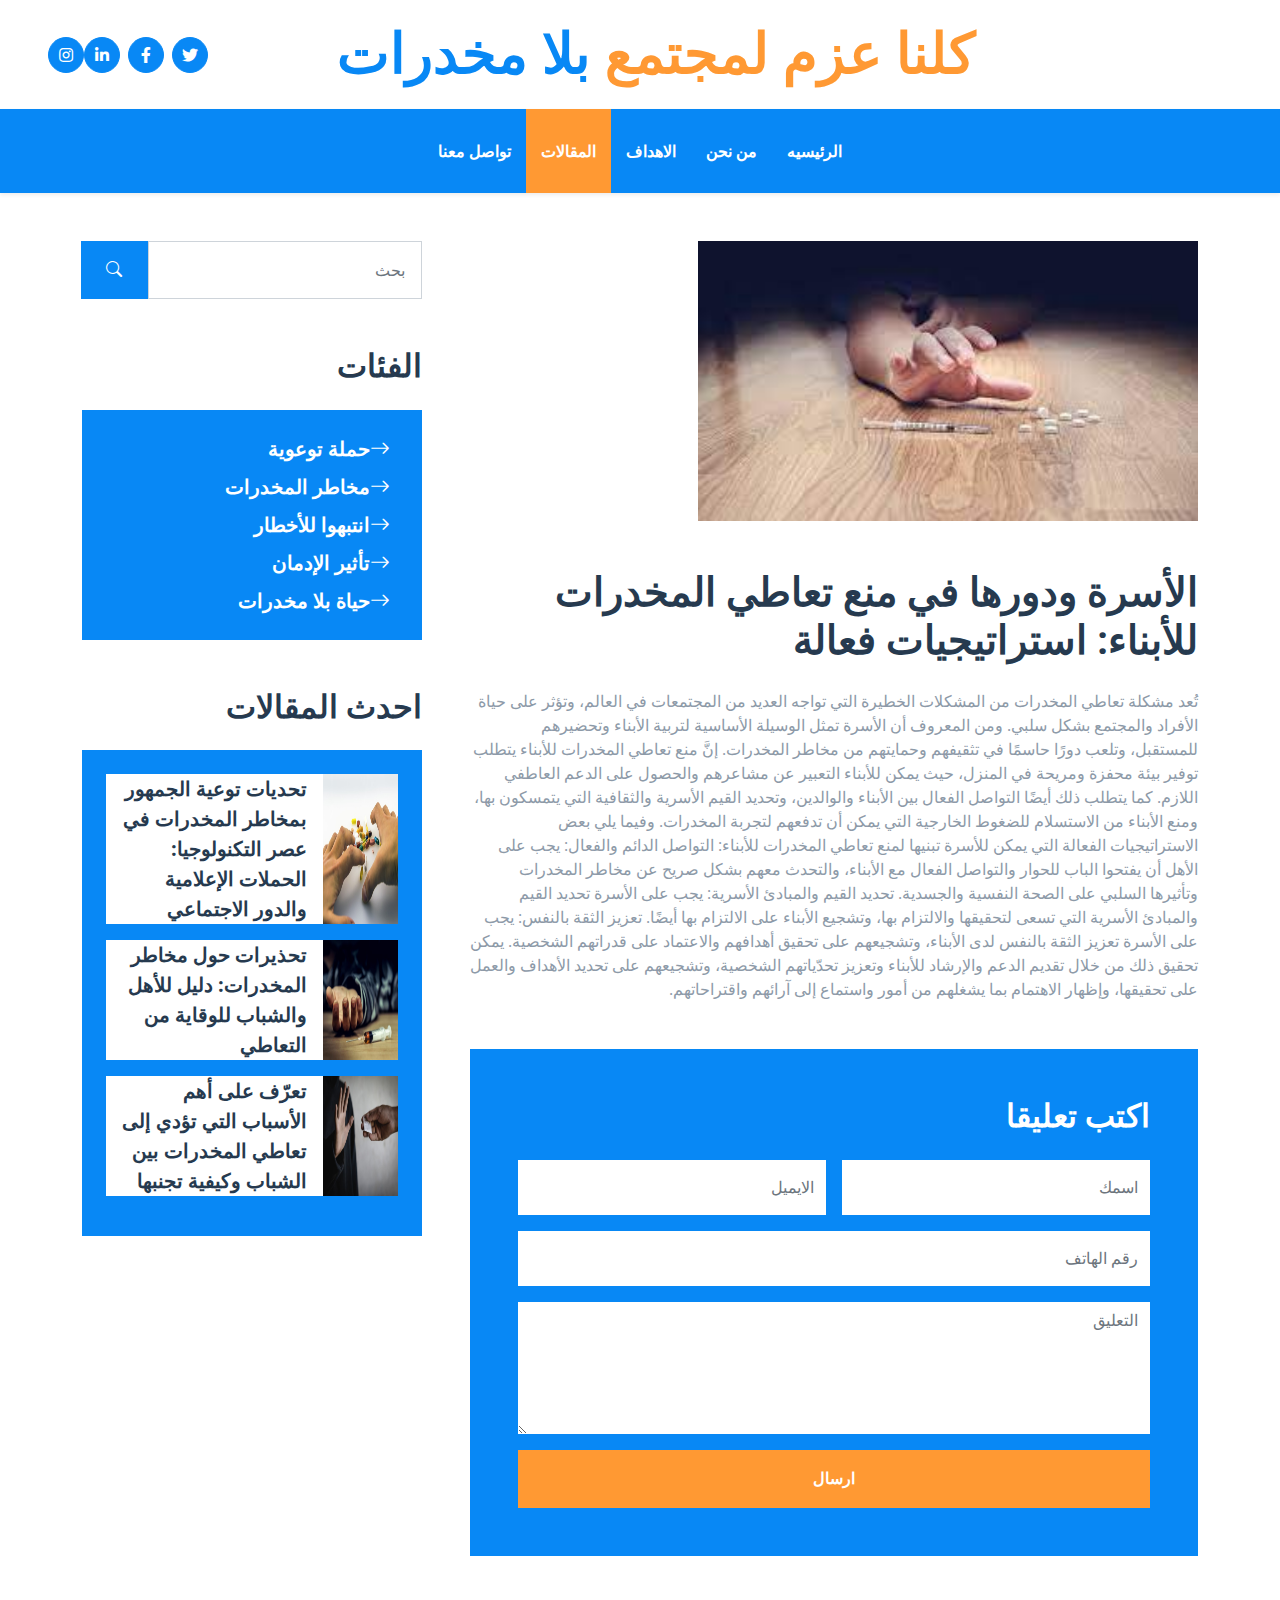
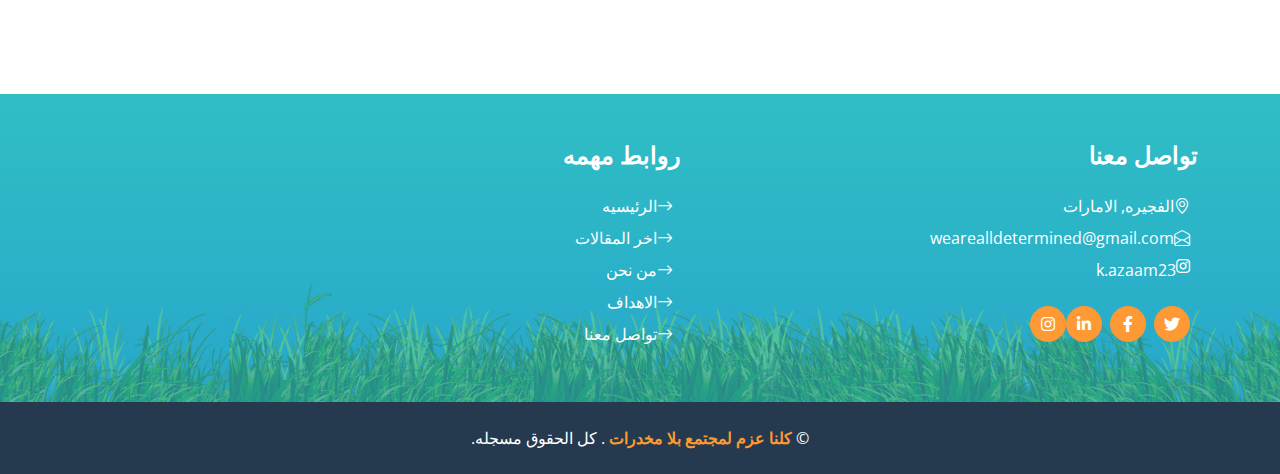
<file: detail9.html>
<!DOCTYPE html>
<html lang="en">

<head>
    <meta charset="utf-8">
    <title>كلنا عزم لمجتمع بلا مخدرات </title>
    <meta content="width=device-width, initial-scale=1.0" name="viewport">
    <meta content="Free HTML Templates" name="keywords">
    <meta content="Free HTML Templates" name="description">

    <!-- Favicon -->
    <link href="img/favicon.ico" rel="icon">

    <!-- Google Web Fonts -->
    <link rel="preconnect" href="https://fonts.gstatic.com">
    <link href="https://fonts.googleapis.com/css2?family=Open+Sans:wght@400;600&family=Roboto:wght@500;700&display=swap" rel="stylesheet">

    <!-- Icon Font Stylesheet -->
    <link href="https://cdnjs.cloudflare.com/ajax/libs/font-awesome/5.15.0/css/all.min.css" rel="stylesheet">
    <link href="https://cdn.jsdelivr.net/npm/bootstrap-icons@1.4.1/font/bootstrap-icons.css" rel="stylesheet">

    <!-- Libraries Stylesheet -->
    <link href="lib/owlcarousel/assets/owl.carousel.min.css" rel="stylesheet">

    <!-- Customized Bootstrap Stylesheet -->
    <link href="css/bootstrap.min.css" rel="stylesheet">

    <!-- Template Stylesheet -->
    <link href="css/style.css" rel="stylesheet">
</head>

<body style="direction: rtl;">
    <!-- Topbar Start -->
    <div class="container-fluid px-5 d-none d-lg-block">
        <div class="row gx-5 py-3 align-items-center">
            <div class="col-lg-3">
                <div class="d-flex align-items-center justify-content-start">
                 
                </div>
            </div>
            <div class="col-lg-6">
                <div class="d-flex align-items-center justify-content-center">
                    <a href="index.html" class="navbar-brand ms-lg-5">
                        <h1 class="m-0 display-4 text-primary"><span class="text-secondary">كلنا عزم لمجتمع </span>بلا مخدرات </h1>
                    </a>
                </div>
            </div>
        <div class="col-lg-3">
                <div class="d-flex align-items-center justify-content-end">
                    <a class="btn btn-primary btn-square rounded-circle me-2" href="#"><i class="fab fa-twitter"></i></a>
                    <a class="btn btn-primary btn-square rounded-circle me-2" href="#"><i class="fab fa-facebook-f"></i></a>
                    <a class="btn btn-primary btn-square rounded-circle me-2" href="#"><i class="fab fa-linkedin-in"></i></a>
                    <a class="btn btn-primary btn-square rounded-circle" href="https://www.instagram.com/k.azaam23/"><i class="fab fa-instagram"></i></a>
                </div>
            </div>
        </div>
    </div>
    <!-- Topbar End -->


    <!-- Navbar Start -->
    <nav class="navbar navbar-expand-lg bg-primary navbar-dark shadow-sm py-3 py-lg-0 px-3 px-lg-5">
        <a href="index.html" class="navbar-brand d-flex d-lg-none">
                        <h1 class="m-0 display-4 text-primary"><span class="text-secondary">كلنا عزم لمجتمع </span>بلا مخدرات </h1>
        </a>
        <button class="navbar-toggler" type="button" data-bs-toggle="collapse" data-bs-target="#navbarCollapse">
            <span class="navbar-toggler-icon"></span>
        </button>
        <div class="collapse navbar-collapse" id="navbarCollapse">
            <div class="navbar-nav mx-auto py-0">
                <a href="index.html" class="nav-item nav-link ">الرئيسيه</a>
                <a href="about.html" class="nav-item nav-link">من نحن</a>
                <a href="service.html" class="nav-item nav-link">الاهداف</a>
                <a href="blog.html" class="nav-item nav-link active">المقالات</a>
                <a href="contact.html" class="nav-item nav-link">تواصل معنا</a>
            </div>
        </div>
    </nav>
    <!-- Navbar End -->



  <!-- Blog Start -->
  <div class="container py-5">
    <div class="row g-5">
        <div class="col-lg-8">
            <!-- Blog Detail Start -->
            <div class="mb-5">
                <div class="row g-5 mb-5">
                    <div class="col-md-6">
                        <img  style="width: 500px; ;" src="img/blog-9.jpg" alt="">
                    </div>
                
                </div>
                <h1 class="mb-4">الأسرة ودورها في منع تعاطي المخدرات للأبناء: استراتيجيات فعالة</h1>
                <p>تُعد مشكلة تعاطي المخدرات من المشكلات الخطيرة التي تواجه العديد من المجتمعات في العالم، وتؤثر على حياة الأفراد والمجتمع بشكل سلبي. ومن المعروف أن الأسرة تمثل الوسيلة الأساسية لتربية الأبناء وتحضيرهم للمستقبل، وتلعب دورًا حاسمًا في تثقيفهم وحمايتهم من مخاطر المخدرات.

                    إنَّ منع تعاطي المخدرات للأبناء يتطلب توفير بيئة محفزة ومريحة في المنزل، حيث يمكن للأبناء التعبير عن مشاعرهم والحصول على الدعم العاطفي اللازم. كما يتطلب ذلك أيضًا التواصل الفعال بين الأبناء والوالدين، وتحديد القيم الأسرية والثقافية التي يتمسكون بها، ومنع الأبناء من الاستسلام للضغوط الخارجية التي يمكن أن تدفعهم لتجربة المخدرات.
                    
                    وفيما يلي بعض الاستراتيجيات الفعالة التي يمكن للأسرة تبنيها لمنع تعاطي المخدرات للأبناء:
                    
                    التواصل الدائم والفعال: يجب على الأهل أن يفتحوا الباب للحوار والتواصل الفعال مع الأبناء، والتحدث معهم بشكل صريح عن مخاطر المخدرات وتأثيرها السلبي على الصحة النفسية والجسدية.
                    
                    تحديد القيم والمبادئ الأسرية: يجب على الأسرة تحديد القيم والمبادئ الأسرية التي تسعى لتحقيقها والالتزام بها، وتشجيع الأبناء على الالتزام بها أيضًا.
                    
                    تعزيز الثقة بالنفس: يجب على الأسرة تعزيز الثقة بالنفس لدى الأبناء، وتشجيعهم على تحقيق أهدافهم والاعتماد على قدراتهم الشخصية. يمكن تحقيق ذلك من خلال تقديم الدعم والإرشاد للأبناء وتعزيز تحدّياتهم الشخصية، وتشجيعهم على تحديد الأهداف والعمل على تحقيقها، وإظهار الاهتمام بما يشغلهم من أمور واستماع إلى آرائهم واقتراحاتهم.</p>
            </div>
            <!-- Blog Detail End -->

           

            <!-- Comment Form Start -->
            <div class="bg-primary p-5">
                <h2 class="text-white mb-4">اكتب تعليقا</h2>
                <form>
                    <div class="row g-3">
                        <div class="col-12 col-sm-6">
                            <input type="text" class="form-control bg-white border-0" placeholder="اسمك" style="height: 55px;">
                        </div>
                        <div class="col-12 col-sm-6">
                            <input type="email" class="form-control bg-white border-0" placeholder="الايميل" style="height: 55px;">
                        </div>
                        <div class="col-12">
                            <input type="text" class="form-control bg-white border-0" placeholder="رقم الهاتف" style="height: 55px;">
                        </div>
                        <div class="col-12">
                            <textarea class="form-control bg-white border-0" rows="5" placeholder="التعليق"></textarea>
                        </div>
                        <div class="col-12">
                            <button class="btn btn-secondary w-100 py-3" type="submit">ارسال</button>
                        </div>
                    </div>
                </form>
            </div>
            <!-- Comment Form End -->
        </div>

        <!-- Sidebar Start -->
        <div class="col-lg-4">
            <!-- Search Form Start -->
            <div class="mb-5">
                <div class="input-group">
                    <input type="text" class="form-control p-3" placeholder="بحث">
                    <button class="btn btn-primary px-4"><i class="bi bi-search"></i></button>
                </div>
            </div>
            <!-- Search Form End -->
<!-- Category Start -->
<div class="mb-5">
<h2 class="mb-4">الفئات</h2>
<div class="d-flex flex-column justify-content-start bg-primary p-4">
    <a class="fs-5 fw-bold text-white mb-2" href="#"><i class="bi bi-arrow-right me-2"></i>حملة توعوية</a>
    <a class="fs-5 fw-bold text-white mb-2" href="#"><i class="bi bi-arrow-right me-2"></i>مخاطر المخدرات</a>
    <a class="fs-5 fw-bold text-white mb-2" href="#"><i class="bi bi-arrow-right me-2"></i>انتبهوا للأخطار</a>
    <a class="fs-5 fw-bold text-white mb-2" href="#"><i class="bi bi-arrow-right me-2"></i>تأثير الإدمان</a>
    <a class="fs-5 fw-bold text-white" href="#"><i class="bi bi-arrow-right me-2"></i>حياة بلا مخدرات</a>
</div>
</div>
<!-- Category End -->

            <!-- Recent Post Start -->
            <div class="mb-5">
                <h2 class="mb-4">احدث المقالات</h2>
                <div class="bg-primary p-4">
                    <div class="d-flex overflow-hidden mb-3">
                        <img class="img-fluid flex-shrink-0" src="img/blog-1.jpg" style="width: 75px;" alt="">
                        <a href="detail1.html" class="d-flex align-items-center bg-white text-dark fs-5 fw-bold px-3 mb-0">تحديات توعية الجمهور بمخاطر المخدرات في عصر التكنولوجيا: الحملات الإعلامية والدور الاجتماعي </a>
                    </div>
                    <div class="d-flex overflow-hidden mb-3">
                        <img class="img-fluid flex-shrink-0" src="img/blog-2.jpg" style="width: 75px;" alt="">
                        <a href="detail2.html" class="d-flex align-items-center bg-white text-dark fs-5 fw-bold px-3 mb-0">تحذيرات حول مخاطر المخدرات: دليل للأهل والشباب للوقاية من التعاطي
                        </a>
                    </div>
                    <div class="d-flex overflow-hidden mb-3">
                        <img class="img-fluid flex-shrink-0" src="img/blog-3.jpg" style="width: 75px;" alt="">
                        <a href="detail3.html" class="d-flex align-items-center bg-white text-dark fs-5 fw-bold px-3 mb-0">تعرّف على أهم الأسباب التي تؤدي إلى تعاطي المخدرات بين الشباب وكيفية تجنبها
                        </a>
                    </div>
                    
                </div>
            </div>
            <!-- Recent Post End -->

           
        </div>
        <!-- Sidebar End -->
    </div>
</div>
<!-- Blog End -->

   <!-- Footer Start -->
    <div class="container-fluid bg-footer bg-primary text-white mt-5">
        <div class="container">
            <div class="row gx-5">
                <div class="col-lg-8 col-md-6">
                    <div class="row gx-5">
                        <div class="col-lg-4 col-md-12 pt-5 mb-5">
                            <h4 class="text-white mb-4">تواصل معنا</h4>
                            <div class="d-flex mb-2">
                                <i class="bi bi-geo-alt text-white me-2"></i>
                                <p class="text-white mb-0"> الفجيره, الامارات</p>
                            </div>
                            <div class="d-flex mb-2">
                                <i class="bi bi-envelope-open text-white me-2"></i>
                                <p class="text-white mb-0">wearealldetermined@gmail.com
                                </p>
                            </div>
                            <div class="d-flex mb-2">
                                <i class="fab fa-instagram text-white me-2"></i>
                                <p class="text-white mb-0">k.azaam23
                                </p>
                            </div>
                           <div class="d-flex mt-4">
                                <a class="btn btn-secondary btn-square rounded-circle me-2" href="#"><i class="fab fa-twitter"></i></a>
                                <a class="btn btn-secondary btn-square rounded-circle me-2" href="#"><i class="fab fa-facebook-f"></i></a>
                                <a class="btn btn-secondary btn-square rounded-circle me-2" href="#"><i class="fab fa-linkedin-in"></i></a>
                                <a class="btn btn-secondary btn-square rounded-circle" href="https://www.instagram.com/k.azaam23/"><i class="fab fa-instagram"></i></a>
                            </div>
                        </div>
                        <div class="col-lg-4 col-md-12 pt-0 pt-lg-5 mb-5">
                           
                        </div>
                        <div class="col-lg-4 col-md-12 pt-0 pt-lg-5 mb-5">
                            <h4 class="text-white mb-4">روابط مهمه</h4>
                            <div class="d-flex flex-column justify-content-start">
                                <a class="text-white mb-2" href="index.html"><i class="bi bi-arrow-right text-white me-2"></i>الرئيسيه</a>
                                <a class="text-white mb-2" href="blog.html"><i class="bi bi-arrow-right text-white me-2"></i>اخر المقالات</a>
                                <a class="text-white mb-2" href="about.html"><i class="bi bi-arrow-right text-white me-2"></i>من نحن</a>
                                <a class="text-white mb-2" href="service.html"><i class="bi bi-arrow-right text-white me-2"></i>الاهداف</a>
                                <a class="text-white mb-2" href="contact.html"><i class="bi bi-arrow-right text-white me-2"></i>تواصل معنا</a>
                            </div>
                        </div>
                    </div>
                </div>
                
            </div>
        </div>
    </div>
    <div class="container-fluid bg-dark text-white py-4">
        <div class="container text-center">
            <p class="mb-0">&copy; <a class="text-secondary fw-bold" href="#">كلنا عزم لمجتمع بلا مخدرات 
            </a>. كل الحقوق مسجله. </p>
        </div>
    </div>
    <!-- Footer End -->


    <!-- Back to Top -->
    <a href="#" class="btn btn-secondary py-3 fs-4 back-to-top"><i class="bi bi-arrow-up"></i></a>


    <!-- JavaScript Libraries -->
    <script src="https://code.jquery.com/jquery-3.4.1.min.js"></script>
    <script src="https://cdn.jsdelivr.net/npm/bootstrap@5.0.0/dist/js/bootstrap.bundle.min.js"></script>
    <script src="lib/easing/easing.min.js"></script>
    <script src="lib/waypoints/waypoints.min.js"></script>
    <script src="lib/counterup/counterup.min.js"></script>
    <script src="lib/owlcarousel/owl.carousel.min.js"></script>

    <!-- Template Javascript -->
    <script src="js/main.js"></script>
</body>

</html>
</file>
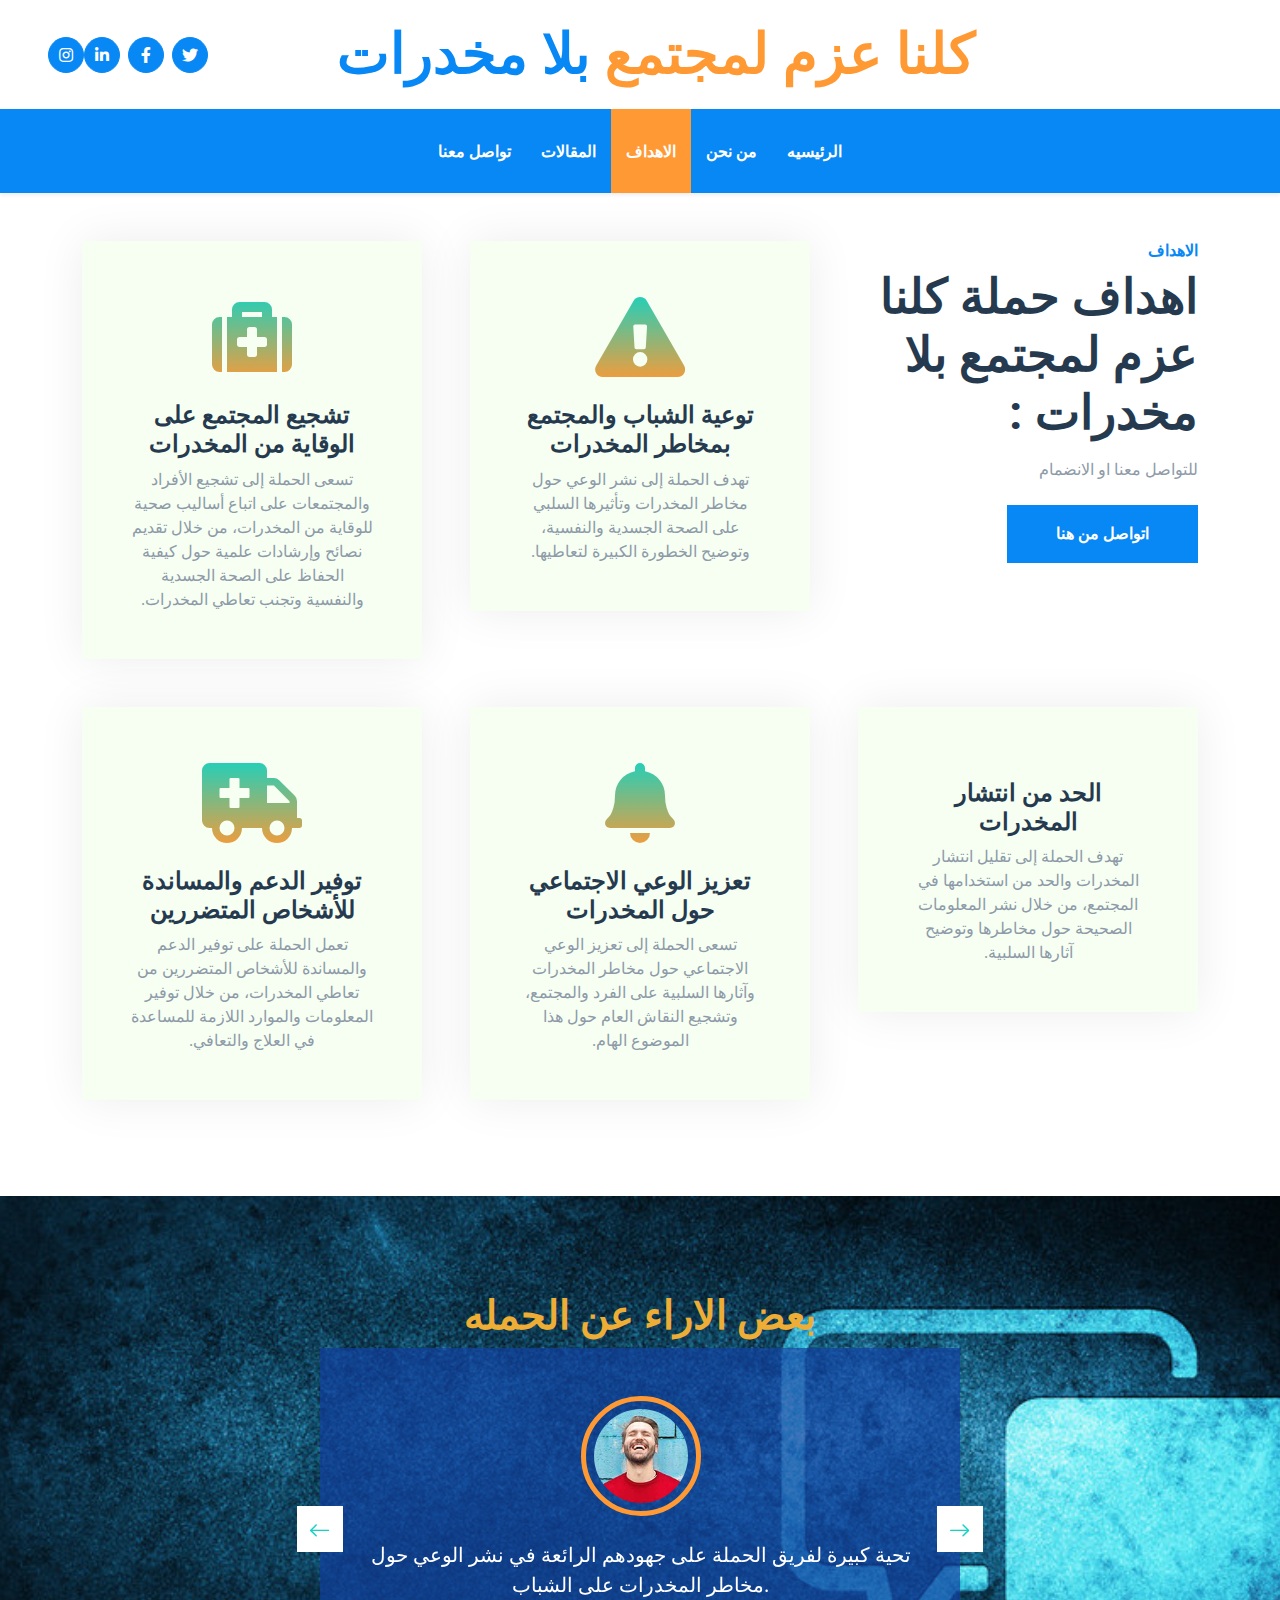
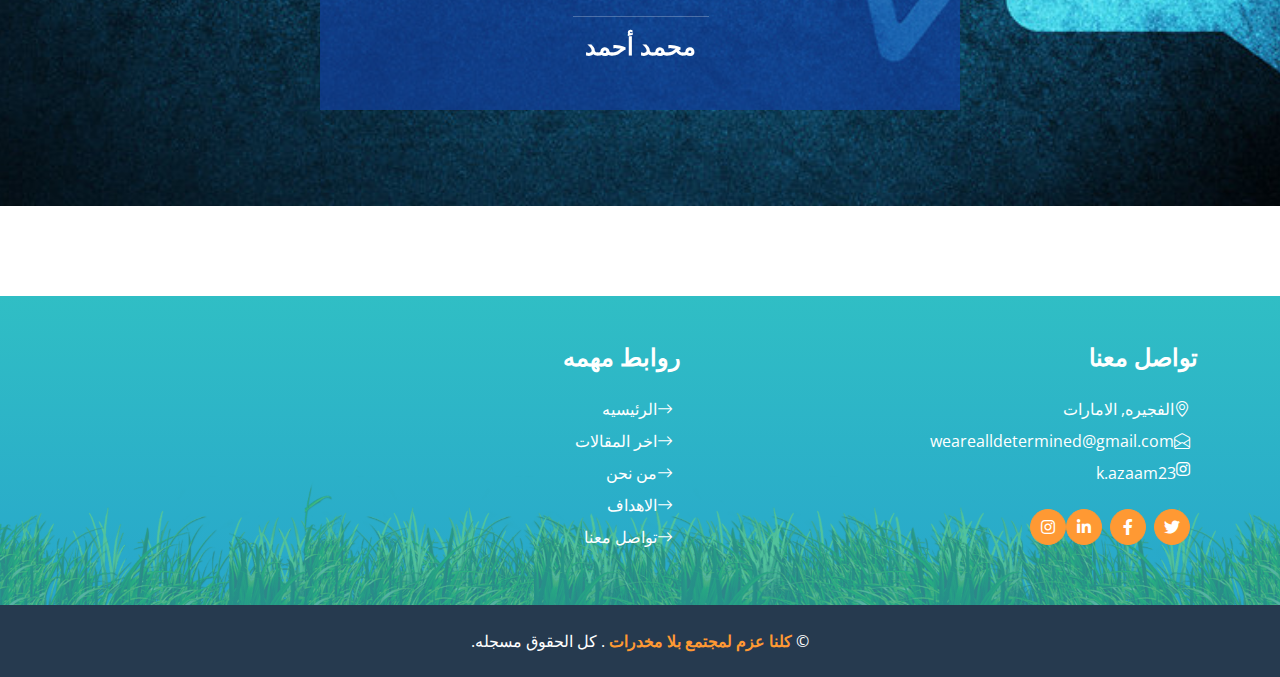
<file: service.html>
<!DOCTYPE html>
<html lang="en">

<head>
    <meta charset="utf-8">
    <title>كلنا عزم لمجتمع بلا مخدرات </title>
    <meta content="width=device-width, initial-scale=1.0" name="viewport">
    <meta content="Free HTML Templates" name="keywords">
    <meta content="Free HTML Templates" name="description">

    <!-- Favicon -->
    <link href="img/favicon.ico" rel="icon">

    <!-- Google Web Fonts -->
    <link rel="preconnect" href="https://fonts.gstatic.com">
    <link href="https://fonts.googleapis.com/css2?family=Open+Sans:wght@400;600&family=Roboto:wght@500;700&display=swap" rel="stylesheet">

    <!-- Icon Font Stylesheet -->
    <link href="https://cdnjs.cloudflare.com/ajax/libs/font-awesome/5.15.0/css/all.min.css" rel="stylesheet">
    <link href="https://cdn.jsdelivr.net/npm/bootstrap-icons@1.4.1/font/bootstrap-icons.css" rel="stylesheet">

    <!-- Libraries Stylesheet -->
    <link href="lib/owlcarousel/assets/owl.carousel.min.css" rel="stylesheet">

    <!-- Customized Bootstrap Stylesheet -->
    <link href="css/bootstrap.min.css" rel="stylesheet">

    <!-- Template Stylesheet -->
    <link href="css/style.css" rel="stylesheet">
</head>

<body style="direction: rtl;">
    <!-- Topbar Start -->
    <div class="container-fluid px-5 d-none d-lg-block">
        <div class="row gx-5 py-3 align-items-center">
            <div class="col-lg-3">
                <div class="d-flex align-items-center justify-content-start">
                 
                </div>
            </div>
            <div class="col-lg-6">
                <div class="d-flex align-items-center justify-content-center">
                    <a href="index.html" class="navbar-brand ms-lg-5">
                        <h1 class="m-0 display-4 text-primary"><span class="text-secondary">كلنا عزم لمجتمع </span>بلا مخدرات </h1>
                    </a>
                </div>
            </div>
        <div class="col-lg-3">
                <div class="d-flex align-items-center justify-content-end">
                    <a class="btn btn-primary btn-square rounded-circle me-2" href="#"><i class="fab fa-twitter"></i></a>
                    <a class="btn btn-primary btn-square rounded-circle me-2" href="#"><i class="fab fa-facebook-f"></i></a>
                    <a class="btn btn-primary btn-square rounded-circle me-2" href="#"><i class="fab fa-linkedin-in"></i></a>
                    <a class="btn btn-primary btn-square rounded-circle" href="https://www.instagram.com/k.azaam23/"><i class="fab fa-instagram"></i></a>
                </div>
            </div>
        </div>
    </div>
    <!-- Topbar End -->


    <!-- Navbar Start -->
    <nav class="navbar navbar-expand-lg bg-primary navbar-dark shadow-sm py-3 py-lg-0 px-3 px-lg-5">
        <a href="index.html" class="navbar-brand d-flex d-lg-none">
                        <h1 class="m-0 display-4 text-primary"><span class="text-secondary">كلنا عزم لمجتمع </span>بلا مخدرات </h1>
        </a>
        <button class="navbar-toggler" type="button" data-bs-toggle="collapse" data-bs-target="#navbarCollapse">
            <span class="navbar-toggler-icon"></span>
        </button>
        <div class="collapse navbar-collapse" id="navbarCollapse">
            <div class="navbar-nav mx-auto py-0">
                <a href="index.html" class="nav-item nav-link ">الرئيسيه</a>
                <a href="about.html" class="nav-item nav-link">من نحن</a>
                <a href="service.html" class="nav-item nav-link active">الاهداف</a>
                <a href="blog.html" class="nav-item nav-link">المقالات</a>
                <a href="contact.html" class="nav-item nav-link">تواصل معنا</a>
            </div>
        </div>
    </nav>
    <!-- Navbar End -->


   

    <!-- Services Start -->
    <div class="container-fluid py-5">
        <div class="container">
            <div class="row g-5">
                <div class="col-lg-4 col-md-6">
                    <div class="mb-3">
                        <h6 class="text-primary text-uppercase">الاهداف</h6>
                        <h1 class="display-5" >اهداف حملة كلنا عزم لمجتمع بلا مخدرات :</h1>
                    </div>
                    <p class="mb-4">للتواصل معنا او الانضمام</p>
                    <a href="contact.html"  class="btn btn-primary py-md-3 px-md-5">اتواصل من هنا </a>
                </div>
                <div class="col-lg-4 col-md-6">
                    <div class="service-item bg-light text-center p-5">
                        <i class="fa fa-exclamation-triangle display-1 text-primary mb-3"></i>
                        <h4>توعية الشباب والمجتمع بمخاطر المخدرات</h4>
                        <p class="mb-0">تهدف الحملة إلى نشر الوعي حول مخاطر المخدرات وتأثيرها السلبي على الصحة الجسدية والنفسية، وتوضيح الخطورة الكبيرة لتعاطيها.

                        </p>
                    </div>
                </div>
                <div class="col-lg-4 col-md-6">
                    <div class="service-item bg-light text-center p-5">
                        <i class="fa fa-medkit display-1 text-primary mb-3"></i>
                        <h4>تشجيع المجتمع على الوقاية من المخدرات</h4>
                        <p class="mb-0">تسعى الحملة إلى تشجيع الأفراد والمجتمعات على اتباع أساليب صحية للوقاية من المخدرات، من خلال تقديم نصائح وإرشادات علمية حول كيفية الحفاظ على الصحة الجسدية والنفسية وتجنب تعاطي المخدرات.

                        </p>
                    </div>
                </div>
            
                <div class="col-lg-4 col-md-6">
                    <div class="service-item bg-light text-center p-5">
                        <i class="fa fa-hand-stop-o display-1 text-primary mb-3"></i>
                        <h4>الحد من انتشار المخدرات</h4>
                        <p class="mb-0"> تهدف الحملة إلى تقليل انتشار المخدرات والحد من استخدامها في المجتمع، من خلال نشر المعلومات الصحيحة حول مخاطرها وتوضيح آثارها السلبية.

                        </p>
                    </div>
                </div>
                <div class="col-lg-4 col-md-6">
                    <div class="service-item bg-light text-center p-5">
                        <i class="fa fa-bell display-1 text-primary mb-3"></i>
                        <h4>تعزيز الوعي الاجتماعي حول المخدرات</h4>
                        <p class="mb-0">تسعى الحملة إلى تعزيز الوعي الاجتماعي حول مخاطر المخدرات وآثارها السلبية على الفرد والمجتمع، وتشجيع النقاش العام حول هذا الموضوع الهام.</p>
                    </div>
                </div>
                <div class="col-lg-4 col-md-6">
                    <div class="service-item bg-light text-center p-5">
                        <i class="fa fa-ambulance display-1 text-primary mb-3"></i>
                        <h4>توفير الدعم والمساندة للأشخاص المتضررين</h4>
                        <p class="mb-0"> تعمل الحملة على توفير الدعم والمساندة للأشخاص المتضررين من تعاطي المخدرات، من خلال توفير المعلومات والموارد اللازمة للمساعدة في العلاج والتعافي.</p>
                    </div>
                </div>
            </div>
        </div>
    </div>
    <!-- Services End -->



    <!-- Testimonial Start -->
    <div class="container-fluid bg-testimonial py-5 my-5" style="direction: ltr;">
        <div class="container py-5">
            <div class="row justify-content-center">
                <div class="col-lg-7">
                    <h1 style="color: rgb(238, 174, 54); text-align: center;">بعض الاراء عن الحمله</h1>

                    <div class="owl-carousel testimonial-carousel p-5">
                        
                        <div class="testimonial-item text-center text-white">
                            <img class="img-fluid mx-auto p-2 border border-5 border-secondary rounded-circle mb-4" src="img/testimonial-2.jpg" alt="">
                            <p class="fs-5">تحية كبيرة لفريق الحملة على جهودهم الرائعة في نشر الوعي حول مخاطر المخدرات على الشباب.</p>
                            <hr class="mx-auto w-25">
                            <h4 class="text-white mb-0">محمد أحمد</h4>
                        </div>
                        <div class="testimonial-item text-center text-white">
                            <img class="img-fluid mx-auto p-2 border border-5 border-secondary rounded-circle mb-4" src="img/user.jpg" alt="">
                            <p class="fs-5">أنا أشعر بالامتنان الشديد للحملة لإظهارهم للشباب كيف يمكن الوقاية من التعاطي بشكل فعال.</p>
                            <hr class="mx-auto w-25">
                            <h4 class="text-white mb-0">عمر سعيد</h4>
                        </div>
                        <div class="testimonial-item text-center text-white">
                            <img class="img-fluid mx-auto p-2 border border-5 border-secondary rounded-circle mb-4" src="img/testimonial-1.jpg" alt="">
                            <p class="fs-5">أثناء تصفحي لموقع الحملة، أدركت مدى الخطر الذي يشكله تعاطي المخدرات على المجتمع وكيف يمكن الحد منها. شكرا لكم!</p>
                            <hr class="mx-auto w-25">
                            <h4 class="text-white mb-0">مريم مصطفى</h4>
                        </div>
                    </div>
                </div>
            </div>
        </div>
    </div>
    <!-- Testimonial End -->
    
   <!-- Footer Start -->
    <div class="container-fluid bg-footer bg-primary text-white mt-5">
        <div class="container">
            <div class="row gx-5">
                <div class="col-lg-8 col-md-6">
                    <div class="row gx-5">
                        <div class="col-lg-4 col-md-12 pt-5 mb-5">
                            <h4 class="text-white mb-4">تواصل معنا</h4>
                            <div class="d-flex mb-2">
                                <i class="bi bi-geo-alt text-white me-2"></i>
                                <p class="text-white mb-0"> الفجيره, الامارات</p>
                            </div>
                            <div class="d-flex mb-2">
                                <i class="bi bi-envelope-open text-white me-2"></i>
                                <p class="text-white mb-0">wearealldetermined@gmail.com
                                </p>
                            </div>
                            <div class="d-flex mb-2">
                                <i class="fab fa-instagram text-white me-2"></i>
                                <p class="text-white mb-0">k.azaam23
                                </p>
                            </div>
                           <div class="d-flex mt-4">
                                <a class="btn btn-secondary btn-square rounded-circle me-2" href="#"><i class="fab fa-twitter"></i></a>
                                <a class="btn btn-secondary btn-square rounded-circle me-2" href="#"><i class="fab fa-facebook-f"></i></a>
                                <a class="btn btn-secondary btn-square rounded-circle me-2" href="#"><i class="fab fa-linkedin-in"></i></a>
                                <a class="btn btn-secondary btn-square rounded-circle" href="https://www.instagram.com/k.azaam23/"><i class="fab fa-instagram"></i></a>
                            </div>
                        </div>
                        <div class="col-lg-4 col-md-12 pt-0 pt-lg-5 mb-5">
                           
                        </div>
                        <div class="col-lg-4 col-md-12 pt-0 pt-lg-5 mb-5">
                            <h4 class="text-white mb-4">روابط مهمه</h4>
                            <div class="d-flex flex-column justify-content-start">
                                <a class="text-white mb-2" href="index.html"><i class="bi bi-arrow-right text-white me-2"></i>الرئيسيه</a>
                                <a class="text-white mb-2" href="blog.html"><i class="bi bi-arrow-right text-white me-2"></i>اخر المقالات</a>
                                <a class="text-white mb-2" href="about.html"><i class="bi bi-arrow-right text-white me-2"></i>من نحن</a>
                                <a class="text-white mb-2" href="service.html"><i class="bi bi-arrow-right text-white me-2"></i>الاهداف</a>
                                <a class="text-white mb-2" href="contact.html"><i class="bi bi-arrow-right text-white me-2"></i>تواصل معنا</a>
                            </div>
                        </div>
                    </div>
                </div>
                
            </div>
        </div>
    </div>
    <div class="container-fluid bg-dark text-white py-4">
        <div class="container text-center">
            <p class="mb-0">&copy; <a class="text-secondary fw-bold" href="#">كلنا عزم لمجتمع بلا مخدرات 
            </a>. كل الحقوق مسجله. </p>
        </div>
    </div>
    <!-- Footer End -->


    <!-- Back to Top -->
    <a href="#" class="btn btn-secondary py-3 fs-4 back-to-top"><i class="bi bi-arrow-up"></i></a>


    <!-- JavaScript Libraries -->
    <script src="https://code.jquery.com/jquery-3.4.1.min.js"></script>
    <script src="https://cdn.jsdelivr.net/npm/bootstrap@5.0.0/dist/js/bootstrap.bundle.min.js"></script>
    <script src="lib/easing/easing.min.js"></script>
    <script src="lib/waypoints/waypoints.min.js"></script>
    <script src="lib/counterup/counterup.min.js"></script>
    <script src="lib/owlcarousel/owl.carousel.min.js"></script>

    <!-- Template Javascript -->
    <script src="js/main.js"></script>
</body>

</html>
</file>
<file: css/style.css>
/********** Template CSS **********/
:root {
    --primary: #13d3c3;
    --secondary: #FF9933;
    --light: #F6FFF2;
    --dark: #263A4F;
}

.btn {
    font-family: 'Roboto', sans-serif;
    letter-spacing: 1px;
    font-weight: 700;
    transition: .5s;
}

.btn-primary,
.btn-secondary {
    color: #FFFFFF;
}

.btn-square {
    width: 36px;
    height: 36px;
}

.btn-sm-square {
    width: 28px;
    height: 28px;
}

.btn-lg-square {
    width: 46px;
    height: 46px;
}

.btn-square,
.btn-sm-square,
.btn-lg-square {
    padding-left: 0;
    padding-right: 0;
    text-align: center;
}

.back-to-top {
    position: fixed;
    display: none;
    right: 30px;
    bottom: 0;
    border-radius: 0;
    z-index: 99;
}

.navbar-dark .navbar-nav .nav-link {
    padding: 30px 15px;
    font-size: 16px;
    font-weight: 600;
    color: #FFFFFF;
    text-transform: uppercase;
    transition: .5s;
}

.sticky-top.navbar-dark .navbar-nav .nav-link {
    padding: 20px 15px;
}

.navbar-dark .navbar-nav .nav-link:hover,
.navbar-dark .navbar-nav .nav-link.active {
    background: var(--secondary);
}

@media (max-width: 991.98px) {
    .navbar-dark .navbar-nav .nav-link  {
        padding: 10px;
    }
}

@media (max-width: 576px) {
    .carousel-caption h4 {
        font-size: 18px;
        font-weight: 500 !important;
    }

    .carousel-caption h1 {
        font-size: 30px;
        font-weight: 600 !important;
    }
}

.carousel-control-prev,
.carousel-control-next {
    width: 10%;
}

.carousel-control-prev-icon,
.carousel-control-next-icon {
    width: 3rem;
    height: 3rem;
}

.bg-hero {
    background: url(../img/carousel-1.jpg) top right no-repeat;
    background-size: cover;
}

@media (min-width: 991.98px) {
    .banner {
        position: relative;
        margin-top: -90px;
        z-index: 1;
    }
}

.bg-vegetable {
    background: linear-gradient(rgba(34, 60, 116, 0.2), rgba(14, 49, 105, 0.2)), url(../img/vegetable.png) bottom right no-repeat;
    background-size: contain;
}

.bg-fruit {
    background: linear-gradient(rgba(255, 153, 51, .2), rgba(255, 153, 51, .2)), url(../img/fruit.png) bottom right no-repeat;
    background-size: contain;
}

.service-item {
    box-shadow: 0 0 45px #EDEDED;
    transition: .5s;
}

.about i,
.service-item i {
    background-image: linear-gradient(var(--primary), var(--secondary));
    -webkit-background-clip: text;
    -webkit-text-fill-color: transparent;
    transition: .5s;
}

.service-item:hover {
    color: var(--light);
    background: var(--primary) !important;
}

.service-item:hover i {
    background-image: linear-gradient(var(--light), var(--secondary));
}

.service-item:hover h4 {
    transition: .5s;
}

.service-item:hover h4 {
    color: var(--light);
}

.product-item {
    padding: 0 30px 30px 30px;
}

.product-item .btn-action {
    position: absolute;
    width: 100%;
    bottom: -40px;
    left: 0;
    opacity: 0;
    transition: .5s;
}

.product-item:hover .btn-action {
    bottom: 0;
    opacity: 1;
}

.product-item h5 {
    transition: .5s;
}

.product-item:hover h5 {
    opacity: 0;
}

.product-carousel::after {
    position: absolute;
    content: "";
    width: 100%;
    height: 55%;
    bottom: 0;
    left: 0;
    background: url(../img/bg-product-1.png) left bottom no-repeat, url(../img/bg-product-2.png) right bottom no-repeat;
    background-size: contain;
    background-color: var(--primary);
    z-index: -1;
}

.product-carousel .owl-nav {
    width: 100%;
    text-align: center;
    display: flex;
    justify-content: center;
}

.product-carousel .owl-nav .owl-prev,
.product-carousel .owl-nav .owl-next{
    position: relative;
    width: 55px;
    height: 45px;
    display: flex;
    align-items: center;
    justify-content: center;
    color: var(--primary);
    background: #FFFFFF;
    font-size: 22px;
    transition: .5s;
}

.product-carousel .owl-nav .owl-prev:hover,
.product-carousel .owl-nav .owl-next:hover {
    color: var(--secondary);
}

.bg-testimonial {
    background: url(../img/testimonial.jpg) top center no-repeat;
    background-size: cover;
}

.testimonial-carousel {
    background: rgba(17, 64, 159, 0.7);
}

.testimonial-carousel .owl-nav {
    position: absolute;
    width: calc(100% + 46px);
    height: 46px;
    top: calc(50% - 23px);
    left: -23px;
    display: flex;
    justify-content: space-between;
    z-index: 1;
}

.testimonial-carousel .owl-nav .owl-prev,
.testimonial-carousel .owl-nav .owl-next {
    position: relative;
    width: 46px;
    height: 46px;
    display: flex;
    align-items: center;
    justify-content: center;
    color: var(--primary);
    background: #FFFFFF;
    font-size: 22px;
    transition: .5s;
}

.testimonial-carousel .owl-nav .owl-prev:hover,
.testimonial-carousel .owl-nav .owl-next:hover {
    color: var(--secondary);
}

.testimonial-carousel .owl-item img {
    width: 120px;
    height: 120px;
}

.blog-item img {
    transition: .5s;
}

.blog-item:hover img {
    transform: scale(1.2);
}

.blog-overlay {
    position: absolute;
    padding: 30px;
    width: 100%;
    height: 100%;
    top: 0;
    left: 0;
    display: flex;
    flex-direction: column;
    align-items: flex-start;
    justify-content: flex-end;
    background: linear-gradient(rgba(52, 173, 84, 0), rgb(9, 236, 236));
    z-index: 1;
}
embed {
    border: 1px solid #ccc;
    box-shadow: 0 0 5px rgba(0,0,0,0.3);
    max-width: 100%;
    height: 600px;
    background-color: #f2f2f2;
    font-family: Arial, sans-serif;
  }
  
.bg-footer {
    background: linear-gradient(rgba(65, 213, 176, 0.7), rgba(53, 179, 185, 0.7)), url(../img/footer.png) center bottom no-repeat;
    background-size: contain;
}

@media (min-width: 991.98px) {
    .bg-footer {
        margin-top: 90px !important;
    }
}
</file>
